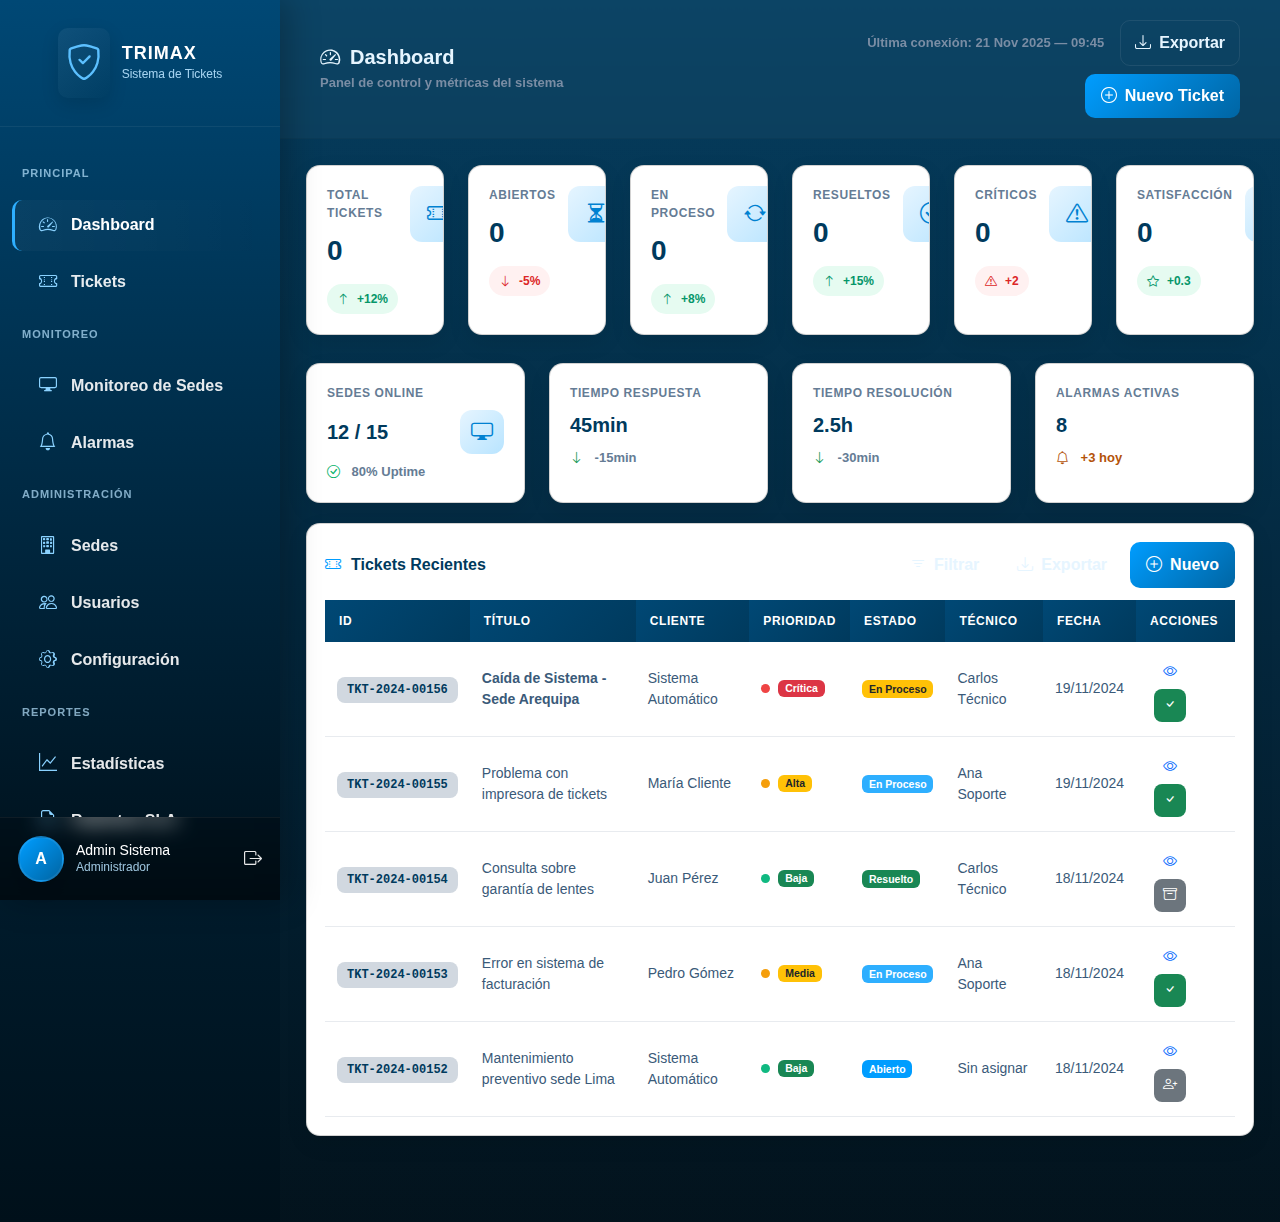
<file: index.html>
<!DOCTYPE html>
<html lang="es">

<head>
    <meta charset="utf-8" />
    <meta name="viewport" content="width=device-width,initial-scale=1" />
    <title>Dashboard Admin - Sistema Trimax</title>

    <!-- Bootstrap -->
    <link href="https://cdn.jsdelivr.net/npm/bootstrap@5.3.0/dist/css/bootstrap.min.css" rel="stylesheet">

    <!-- Bootstrap Icons -->
    <link rel="stylesheet" href="https://cdn.jsdelivr.net/npm/bootstrap-icons@1.11.0/font/bootstrap-icons.css">
    <!-- Custom CSS -->
    <link rel="stylesheet" href="assets/css/style.css">
</head>

<body>

    <!-- SIDEBAR -->
    <aside class="sidebar" id="sidebar">
        <div class="sidebar-header">
            <div class="logo">
                <i class="bi bi-shield-check"></i>
                <div class="logo-text">
                    <h4>TRIMAX</h4>
                    <p>Sistema de Tickets</p>
                </div>
            </div>
        </div>

        <nav class="menu">
            <div class="menu-section">Principal</div>
            <a class="menu-item active" href="#">
                <i class="bi bi-speedometer2"></i>
                <span>Dashboard</span>
            </a>
            <a class="menu-item" href="#">
                <i class="bi bi-ticket-perforated"></i>
                <span>Tickets</span>
            </a>

            <div class="menu-section">Monitoreo</div>
            <a class="menu-item" href="#">
                <i class="bi bi-display"></i>
                <span>Monitoreo de Sedes</span>
            </a>
            <a class="menu-item" href="#">
                <i class="bi bi-bell"></i>
                <span>Alarmas</span>
            </a>

            <div class="menu-section">Administración</div>
            <a class="menu-item" href="#">
                <i class="bi bi-building"></i>
                <span>Sedes</span>
            </a>
            <a class="menu-item" href="#">
                <i class="bi bi-people"></i>
                <span>Usuarios</span>
            </a>
            <a class="menu-item" href="#">
                <i class="bi bi-gear"></i>
                <span>Configuración</span>
            </a>

            <div class="menu-section">Reportes</div>
            <a class="menu-item" href="#">
                <i class="bi bi-graph-up"></i>
                <span>Estadísticas</span>
            </a>
            <a class="menu-item" href="#">
                <i class="bi bi-file-earmark-text"></i>
                <span>Reportes SLA</span>
            </a>
        </nav>

        <div class="user-info">
            <div class="avatar">A</div>
            <div class="user-details">
                <h6>Admin Sistema</h6>
                <p>Administrador</p>
            </div>
            <div style="margin-left:auto;">
                <a href="#" title="Cerrar sesión" style="color:rgba(255,255,255,0.9)">
                    <i class="bi bi-box-arrow-right" style="font-size:18px"></i>
                </a>
            </div>
        </div>
    </aside>

    <!-- OVERLAY MOBILE -->
    <div class="overlay" id="overlay"></div>

    <!-- MAIN -->
    <div class="main">
        <!-- TOPBAR -->
        <div class="topbar">
            <div class="container-fluid">
                <div class="row align-items-center g-3">
                    <!-- Columna izquierda: Toggle + Título -->
                    <div class="col-12 col-lg-6">
                        <div class="d-flex align-items-center gap-3">
                            <button class="mobile-toggle" id="btnToggle">
                                <i class="bi bi-list"></i>
                            </button>
                            <div class="topbar-title">
                                <h1>
                                    <i class="bi bi-speedometer2"></i>
                                    <span>Dashboard</span>
                                </h1>
                                <div class="subtitle muted">Panel de control y métricas del sistema</div>
                            </div>
                        </div>
                    </div>

                    <!-- Columna derecha: Última conexión + Acciones -->
                    <div class="col-12 col-lg-6">
                        <div class="d-flex align-items-center justify-content-lg-end gap-2 flex-wrap">
                            <div class="last-connection d-none d-xl-block me-2">
                                Última conexión: <strong>21 Nov 2025 — 09:45</strong>
                            </div>
                            <button class="btn-outline">
                                <i class="bi bi-download"></i>
                                <span class="d-none d-sm-inline">Exportar</span>
                            </button>
                            <button class="btn-primary">
                                <i class="bi bi-plus-circle"></i>
                                <span class="d-none d-sm-inline">Nuevo Ticket</span>
                            </button>
                        </div>
                    </div>
                </div>
            </div>
        </div>

        <!-- CONTENT -->
        <div class="content">

            <!-- STATS GRID -->
            <div class="row g-3 g-lg-4">
                <!-- Card 1 -->
                <div class="col-12 col-sm-6 col-lg-4 col-xl-2">
                    <div class="card">
                        <div class="metric-top">
                            <div>
                                <div class="metric-label">Total Tickets</div>
                                <div class="metric-value" data-target="156" id="m1">0</div>
                                <div class="metric-foot">
                                    <span class="pill positive">
                                        <i class="bi bi-arrow-up"></i> +12%
                                    </span>
                                </div>
                            </div>
                            <div class="metric-icon">
                                <i class="bi bi-ticket-perforated"></i>
                            </div>
                        </div>
                    </div>
                </div>

                <!-- Card 2 -->
                <div class="col-12 col-sm-6 col-lg-4 col-xl-2">
                    <div class="card">
                        <div class="metric-top">
                            <div>
                                <div class="metric-label">Abiertos</div>
                                <div class="metric-value" data-target="23" id="m2">0</div>
                                <div class="metric-foot">
                                    <span class="pill negative">
                                        <i class="bi bi-arrow-down"></i> -5%
                                    </span>
                                </div>
                            </div>
                            <div class="metric-icon">
                                <i class="bi bi-hourglass-split"></i>
                            </div>
                        </div>
                    </div>
                </div>

                <!-- Card 3 -->
                <div class="col-12 col-sm-6 col-lg-4 col-xl-2">
                    <div class="card">
                        <div class="metric-top">
                            <div>
                                <div class="metric-label">En Proceso</div>
                                <div class="metric-value" data-target="45" id="m3">0</div>
                                <div class="metric-foot">
                                    <span class="pill positive">
                                        <i class="bi bi-arrow-up"></i> +8%
                                    </span>
                                </div>
                            </div>
                            <div class="metric-icon">
                                <i class="bi bi-arrow-repeat"></i>
                            </div>
                        </div>
                    </div>
                </div>

                <!-- Card 4 -->
                <div class="col-12 col-sm-6 col-lg-4 col-xl-2">
                    <div class="card">
                        <div class="metric-top">
                            <div>
                                <div class="metric-label">Resueltos</div>
                                <div class="metric-value" data-target="88" id="m4">0</div>
                                <div class="metric-foot">
                                    <span class="pill positive">
                                        <i class="bi bi-arrow-up"></i> +15%
                                    </span>
                                </div>
                            </div>
                            <div class="metric-icon">
                                <i class="bi bi-check-circle"></i>
                            </div>
                        </div>
                    </div>
                </div>

                <!-- Card 5 -->
                <div class="col-12 col-sm-6 col-lg-4 col-xl-2">
                    <div class="card">
                        <div class="metric-top">
                            <div>
                                <div class="metric-label">Críticos</div>
                                <div class="metric-value" data-target="5" id="m5">0</div>
                                <div class="metric-foot">
                                    <span class="pill negative">
                                        <i class="bi bi-exclamation-triangle"></i> +2
                                    </span>
                                </div>
                            </div>
                            <div class="metric-icon">
                                <i class="bi bi-exclamation-triangle"></i>
                            </div>
                        </div>
                    </div>
                </div>

                <!-- Card 6 -->
                <div class="col-12 col-sm-6 col-lg-4 col-xl-2">
                    <div class="card">
                        <div class="metric-top">
                            <div>
                                <div class="metric-label">Satisfacción</div>
                                <div class="metric-value" data-target="4.8" id="m6">0</div>
                                <div class="metric-foot">
                                    <span class="pill positive">
                                        <i class="bi bi-star"></i> +0.3
                                    </span>
                                </div>
                            </div>
                            <div class="metric-icon">
                                <i class="bi bi-star"></i>
                            </div>
                        </div>
                    </div>
                </div>
            </div>

            <!-- ADDITIONAL STATS ROW -->
            <div class="row g-3 g-lg-4 mt-1">
                <div class="col-12 col-sm-6 col-lg-3">
                    <div class="card">
                        <div class="metric-label">Sedes Online</div>
                        <div class="d-flex align-items-center justify-content-between mt-2">
                            <div style="font-size:20px;font-weight:800;color:var(--color-10)">12 / 15</div>
                            <div class="metric-icon" style="width:44px;height:44px;">
                                <i class="bi bi-display"></i>
                            </div>
                        </div>
                        <div class="muted mt-2">
                            <i class="bi bi-check-circle" style="color:#06b26a;margin-right:8px"></i>
                            80% Uptime
                        </div>
                    </div>
                </div>

                <div class="col-12 col-sm-6 col-lg-3">
                    <div class="card">
                        <div class="metric-label">Tiempo Respuesta</div>
                        <div style="font-size:20px;font-weight:800;color:var(--color-10);margin-top:8px;">45min</div>
                        <div class="muted mt-2">
                            <i class="bi bi-arrow-down" style="color:#0b944f;margin-right:8px"></i>
                            -15min
                        </div>
                    </div>
                </div>

                <div class="col-12 col-sm-6 col-lg-3">
                    <div class="card">
                        <div class="metric-label">Tiempo Resolución</div>
                        <div style="font-size:20px;font-weight:800;color:var(--color-10);margin-top:8px;">2.5h</div>
                        <div class="muted mt-2">
                            <i class="bi bi-arrow-down" style="color:#0b944f;margin-right:8px"></i>
                            -30min
                        </div>
                    </div>
                </div>

                <div class="col-12 col-sm-6 col-lg-3">
                    <div class="card">
                        <div class="metric-label">Alarmas Activas</div>
                        <div style="font-size:20px;font-weight:800;color:var(--color-10);margin-top:8px;">8</div>
                        <div class="muted mt-2" style="color:#b45309;">
                            <i class="bi bi-bell" style="margin-right:8px"></i>
                            +3 hoy
                        </div>
                    </div>
                </div>
            </div>

            <!-- TABLE -->
            <div class="table-card">
                <div class="card">
                    <div class="table-top">
                        <h5>
                            <i class="bi bi-ticket-perforated" style="color:var(--color-6)"></i>
                            Tickets Recientes
                        </h5>
                        <div class="d-flex gap-2 flex-wrap">
                            <button class="btn-outline">
                                <i class="bi bi-filter"></i>
                                <span class="d-none d-sm-inline">Filtrar</span>
                            </button>
                            <button class="btn-outline">
                                <i class="bi bi-download"></i>
                                <span class="d-none d-sm-inline">Exportar</span>
                            </button>
                            <button class="btn-primary">
                                <i class="bi bi-plus-circle"></i>
                                <span class="d-none d-sm-inline">Nuevo</span>
                            </button>
                        </div>
                    </div>

                    <div class="table-responsive">
                        <table class="custom-table">
                            <thead>
                                <tr>
                                    <th>ID</th>
                                    <th>Título</th>
                                    <th>Cliente</th>
                                    <th>Prioridad</th>
                                    <th>Estado</th>
                                    <th>Técnico</th>
                                    <th>Fecha</th>
                                    <th>Acciones</th>
                                </tr>
                            </thead>
                            <tbody>
                                <tr>
                                    <td><span class="badge-ticket">TKT-2024-00156</span></td>
                                    <td><strong>Caída de Sistema - Sede Arequipa</strong></td>
                                    <td>Sistema Automático</td>
                                    <td>
                                        <span style="display:inline-flex;align-items:center;">
                                            <span class="priority-dot" style="background:#ef4444"></span>
                                            <span class="badge bg-danger">Crítica</span>
                                        </span>
                                    </td>
                                    <td><span class="badge bg-warning text-dark">En Proceso</span></td>
                                    <td>Carlos Técnico</td>
                                    <td>19/11/2024</td>
                                    <td class="table-actions">
                                        <button class="btn btn-sm btn-outline-primary" title="Ver">
                                            <i class="bi bi-eye"></i>
                                        </button>
                                        <button class="btn btn-sm btn-success" title="Cerrar">
                                            <i class="bi bi-check"></i>
                                        </button>
                                    </td>
                                </tr>

                                <tr>
                                    <td><span class="badge-ticket">TKT-2024-00155</span></td>
                                    <td>Problema con impresora de tickets</td>
                                    <td>María Cliente</td>
                                    <td>
                                        <span style="display:inline-flex;align-items:center;">
                                            <span class="priority-dot" style="background:#f59e0b"></span>
                                            <span class="badge bg-warning text-dark">Alta</span>
                                        </span>
                                    </td>
                                    <td><span class="badge" style="background:var(--color-5); color:white;">En
                                            Proceso</span></td>
                                    <td>Ana Soporte</td>
                                    <td>19/11/2024</td>
                                    <td class="table-actions">
                                        <button class="btn btn-sm btn-outline-primary" title="Ver">
                                            <i class="bi bi-eye"></i>
                                        </button>
                                        <button class="btn btn-sm btn-success" title="Cerrar">
                                            <i class="bi bi-check"></i>
                                        </button>
                                    </td>
                                </tr>

                                <tr>
                                    <td><span class="badge-ticket">TKT-2024-00154</span></td>
                                    <td>Consulta sobre garantía de lentes</td>
                                    <td>Juan Pérez</td>
                                    <td>
                                        <span style="display:inline-flex;align-items:center;">
                                            <span class="priority-dot" style="background:#10b981"></span>
                                            <span class="badge bg-success">Baja</span>
                                        </span>
                                    </td>
                                    <td><span class="badge bg-success">Resuelto</span></td>
                                    <td>Carlos Técnico</td>
                                    <td>18/11/2024</td>
                                    <td class="table-actions">
                                        <button class="btn btn-sm btn-outline-primary" title="Ver">
                                            <i class="bi bi-eye"></i>
                                        </button>
                                        <button class="btn btn-sm btn-secondary" title="Archivar">
                                            <i class="bi bi-archive"></i>
                                        </button>
                                    </td>
                                </tr>

                                <tr>
                                    <td><span class="badge-ticket">TKT-2024-00153</span></td>
                                    <td>Error en sistema de facturación</td>
                                    <td>Pedro Gómez</td>
                                    <td>
                                        <span style="display:inline-flex;align-items:center;">
                                            <span class="priority-dot" style="background:#f59e0b"></span>
                                            <span class="badge bg-warning text-dark">Media</span>
                                        </span>
                                    </td>
                                    <td><span class="badge" style="background:var(--color-5); color:white;">En
                                            Proceso</span></td>
                                    <td>Ana Soporte</td>
                                    <td>18/11/2024</td>
                                    <td class="table-actions">
                                        <button class="btn btn-sm btn-outline-primary" title="Ver">
                                            <i class="bi bi-eye"></i>
                                        </button>
                                        <button class="btn btn-sm btn-success" title="Cerrar">
                                            <i class="bi bi-check"></i>
                                        </button>
                                    </td>
                                </tr>

                                <tr>
                                    <td><span class="badge-ticket">TKT-2024-00152</span></td>
                                    <td>Mantenimiento preventivo sede Lima</td>
                                    <td>Sistema Automático</td>
                                    <td>
                                        <span style="display:inline-flex;align-items:center;">
                                            <span class="priority-dot" style="background:#10b981"></span>
                                            <span class="badge bg-success">Baja</span>
                                        </span>
                                    </td>
                                    <td><span class="badge"
                                            style="background:var(--color-6); color:white;">Abierto</span></td>
                                    <td>Sin asignar</td>
                                    <td>18/11/2024</td>
                                    <td class="table-actions">
                                        <button class="btn btn-sm btn-outline-primary" title="Ver">
                                            <i class="bi bi-eye"></i>
                                        </button>
                                        <button class="btn btn-sm btn-secondary" title="Asignar">
                                            <i class="bi bi-person-plus"></i>
                                        </button>
                                    </td>
                                </tr>

                            </tbody>
                        </table>
                    </div>

                </div>
            </div>

        </div>
    </div>

    <!-- SCRIPTS -->
    <script src="https://cdn.jsdelivr.net/npm/bootstrap@5.3.0/dist/js/bootstrap.bundle.min.js"></script>
    
</body>

</html>
</file>
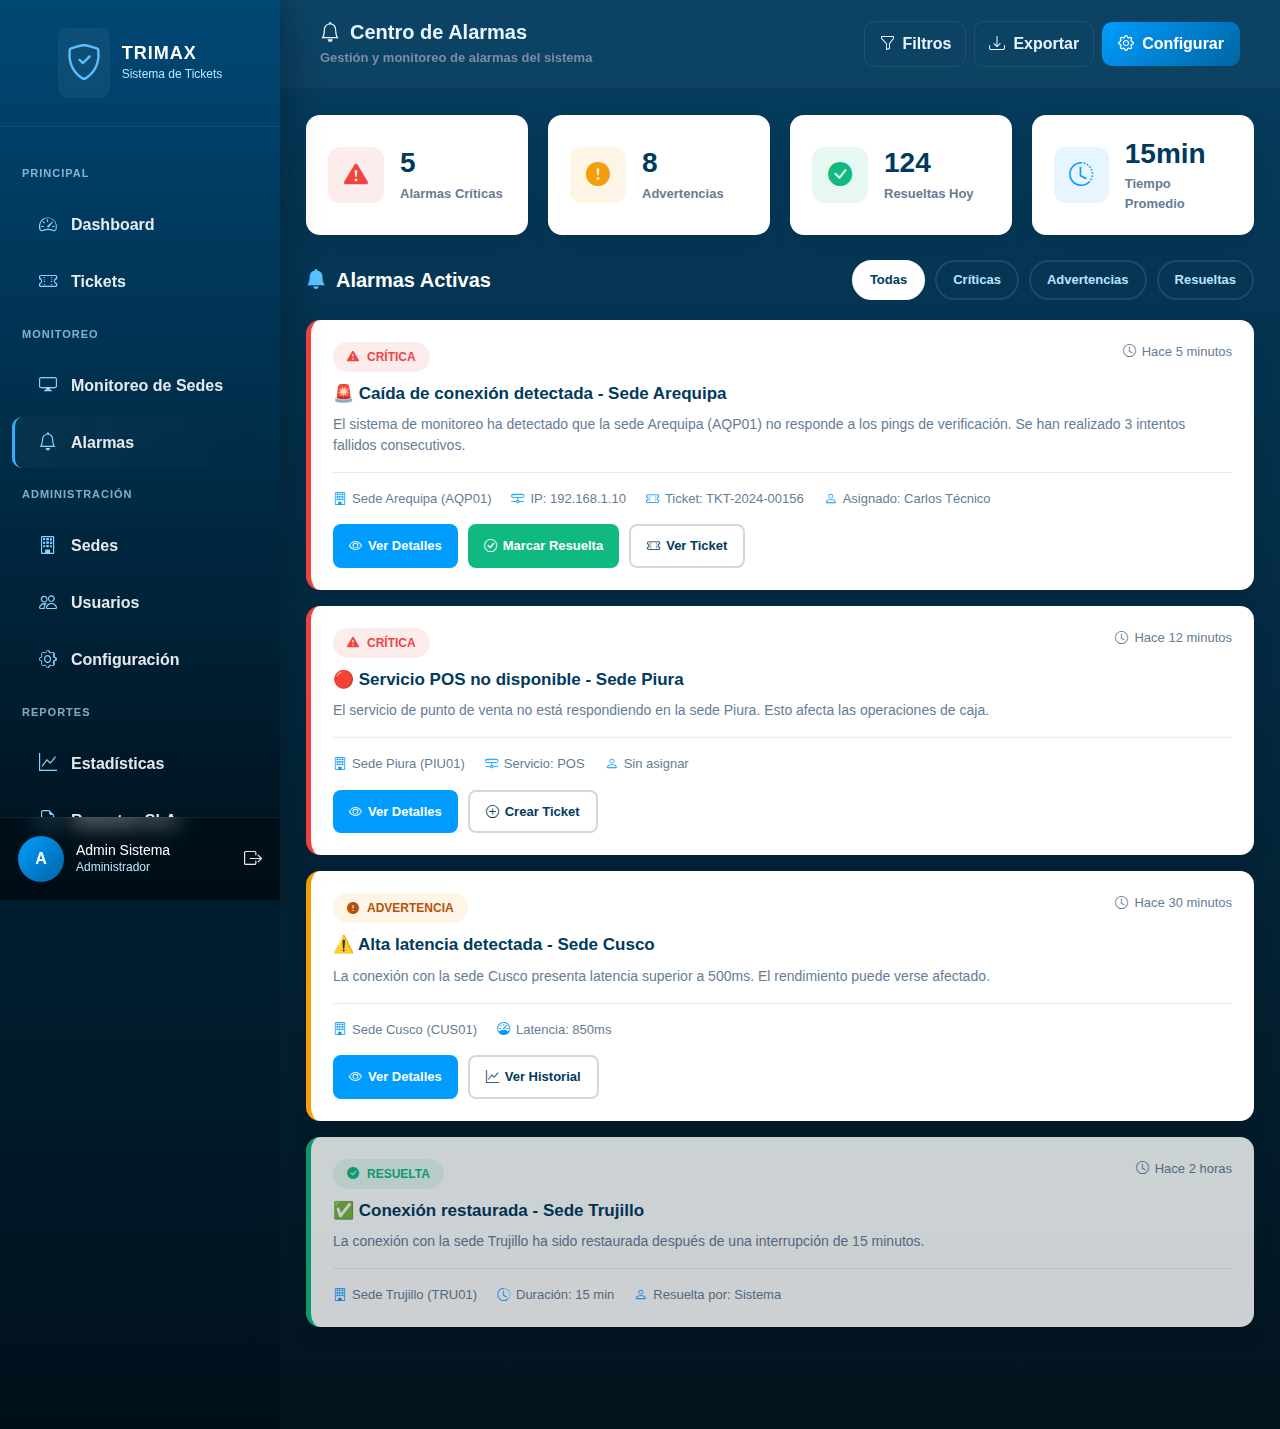
<file: alarmas.html>
<!DOCTYPE html>
<html lang="es">

<head>
    <meta charset="UTF-8">
    <meta name="viewport" content="width=device-width, initial-scale=1.0">
    <title>Alarmas - Sistema Trimax</title>
    <link href="https://cdn.jsdelivr.net/npm/bootstrap@5.3.0/dist/css/bootstrap.min.css" rel="stylesheet">
    <link rel="stylesheet" href="https://cdn.jsdelivr.net/npm/bootstrap-icons@1.11.0/font/bootstrap-icons.css">
    <style>
        :root {
            --color-1: #E6F5FF;
            --color-2: #B8E4FF;
            --color-3: #8AD2FF;
            --color-4: #5CC0FF;
            --color-5: #2EAFFF;
            --color-6: #009DFF;
            --color-7: #0081D1;
            --color-8: #0065A3;
            --color-9: #004875;
            --color-10: #003A5D;
            --color-11: #00101A;
            --tinte-1: #E8EBEF;
            --tinte-2: #D1D8E0;
            --tinte-6: #7A8DA4;
            --tinte-7: #657C95;
            --sidebar-width: 280px;
            --radius-lg: 14px;
            --success: #10b981;
            --danger: #ef4444;
            --warning: #f59e0b;
        }

        * {
            box-sizing: border-box;
            -webkit-font-smoothing: antialiased;
        }

        body {
            margin: 0;
            font-family: "Inter", "Segoe UI", sans-serif;
            background: linear-gradient(180deg, var(--color-10), var(--color-11));
            min-height: 100vh;
        }

        a {
            text-decoration: none;
            color: inherit;
        }

        /* SIDEBAR */
        .sidebar {
            position: fixed;
            top: 0;
            left: 0;
            height: 100vh;
            width: var(--sidebar-width);
            background: linear-gradient(180deg, var(--color-9), var(--color-11));
            color: white;
            overflow-y: auto;
            z-index: 1100;
            padding-bottom: 90px;
            transition: transform .32s ease;
            box-shadow: 8px 0 30px rgba(0, 0, 0, 0.25);
        }

        .sidebar::-webkit-scrollbar {
            width: 5px;
        }

        .sidebar::-webkit-scrollbar-thumb {
            background: var(--color-7);
            border-radius: 3px;
        }

        .sidebar .sidebar-header {
            padding: 28px 22px;
            border-bottom: 1px solid rgba(255, 255, 255, 0.06);
        }

        .sidebar .logo {
            display: flex;
            gap: 12px;
            align-items: center;
            justify-content: center;
        }

        .sidebar .logo i {
            font-size: 36px;
            color: var(--color-4);
            background: rgba(255, 255, 255, 0.05);
            padding: 8px;
            border-radius: 10px;
        }

        .sidebar h4 {
            margin: 0;
            font-size: 18px;
            font-weight: 700;
            color: white;
            letter-spacing: 1px;
        }

        .sidebar p {
            margin: 0;
            font-size: 12px;
            color: var(--color-2);
        }

        .sidebar .menu {
            padding: 16px 0;
            margin-top: 10px;
        }

        .sidebar .menu-section {
            padding: 12px 22px;
            font-size: 11px;
            text-transform: uppercase;
            color: var(--color-2);
            opacity: 0.7;
            letter-spacing: 1px;
            font-weight: 700;
        }

        .sidebar .menu-item {
            display: flex;
            align-items: center;
            gap: 12px;
            padding: 12px 22px;
            margin: 6px 12px;
            border-radius: 10px;
            color: rgba(255, 255, 255, 0.9);
            font-weight: 600;
            transition: all .18s ease;
            border-left: 3px solid transparent;
        }

        .sidebar .menu-item i {
            font-size: 18px;
            width: 22px;
            text-align: center;
            color: var(--color-3);
        }

        .sidebar .menu-item:hover {
            transform: translateX(6px);
            background: rgba(255, 255, 255, 0.03);
            border-left-color: var(--color-4);
        }

        .sidebar .menu-item.active {
            background: linear-gradient(90deg, rgba(255, 255, 255, 0.03), transparent);
            border-left-color: var(--color-5);
        }

        .sidebar .user-info {
            position: fixed;
            bottom: 0;
            left: 0;
            width: var(--sidebar-width);
            padding: 18px;
            border-top: 1px solid rgba(255, 255, 255, 0.06);
            display: flex;
            gap: 12px;
            align-items: center;
            background: rgba(0, 0, 0, 0.2);
            backdrop-filter: blur(10px);
        }

        .avatar {
            width: 46px;
            height: 46px;
            border-radius: 50%;
            background: linear-gradient(135deg, var(--color-6), var(--color-8));
            display: flex;
            align-items: center;
            justify-content: center;
            color: white;
            font-weight: 700;
        }

        .user-details h6 {
            margin: 0;
            font-size: 14px;
            color: white;
        }

        .user-details p {
            margin: 0;
            font-size: 12px;
            color: var(--color-2);
        }

        /* MAIN */
        .main {
            margin-left: var(--sidebar-width);
            min-height: 100vh;
            background: linear-gradient(180deg, rgba(255, 255, 255, 0.02), rgba(255, 255, 255, 0.01));
            padding-bottom: 60px;
            transition: margin-left .32s ease;
        }

        .topbar {
            padding: 20px 28px;
            background: rgba(255, 255, 255, 0.03);
            border-bottom: 1px solid rgba(0, 0, 0, 0.06);
            position: sticky;
            top: 0;
            z-index: 900;
            backdrop-filter: blur(6px);
        }

        .topbar h1 {
            margin: 0;
            font-size: 20px;
            font-weight: 700;
            color: var(--color-1);
            display: flex;
            gap: 10px;
            align-items: center;
        }

        .topbar .subtitle {
            margin: 4px 0 0 0;
            color: var(--tinte-6);
            font-size: 13px;
        }

        .btn-outline {
            background: transparent;
            border: 1px solid rgba(255, 255, 255, 0.08);
            color: var(--color-1);
            padding: 10px 14px;
            border-radius: 10px;
            font-weight: 600;
            display: inline-flex;
            gap: 8px;
            align-items: center;
            transition: all 0.2s ease;
        }

        .btn-outline:hover {
            transform: translateY(-3px);
            background: rgba(255, 255, 255, 0.05);
        }

        .btn-primary-corp {
            background: linear-gradient(135deg, var(--color-6), var(--color-8));
            color: white;
            padding: 10px 16px;
            border-radius: 10px;
            border: none;
            font-weight: 700;
            display: inline-flex;
            gap: 8px;
            align-items: center;
            transition: all 0.2s ease;
        }

        .btn-primary-corp:hover {
            transform: translateY(-3px);
            box-shadow: 0 10px 30px rgba(0, 0, 0, 0.18);
            color: white;
        }

        .mobile-toggle {
            display: none;
            background: var(--color-6);
            color: white;
            border: none;
            padding: 8px 12px;
            border-radius: 8px;
            font-size: 20px;
        }

        .content {
            padding: 26px;
        }

        .muted {
            color: var(--tinte-6);
            font-weight: 600;
            font-size: 13px;
        }

        /* STATS */
        .stats-row {
            display: grid;
            grid-template-columns: repeat(4, 1fr);
            gap: 20px;
            margin-bottom: 25px;
        }

        .stat-card {
            background: white;
            border-radius: var(--radius-lg);
            padding: 22px;
            box-shadow: 0 8px 22px rgba(0, 0, 0, 0.08);
            display: flex;
            align-items: center;
            gap: 16px;
            transition: transform 0.2s ease;
        }

        .stat-card:hover {
            transform: translateY(-4px);
        }

        .stat-icon {
            width: 56px;
            height: 56px;
            border-radius: 12px;
            display: flex;
            align-items: center;
            justify-content: center;
            font-size: 24px;
        }

        .stat-icon.danger {
            background: rgba(239, 68, 68, 0.1);
            color: var(--danger);
        }

        .stat-icon.warning {
            background: rgba(245, 158, 11, 0.1);
            color: var(--warning);
        }

        .stat-icon.success {
            background: rgba(16, 185, 129, 0.1);
            color: var(--success);
        }

        .stat-icon.info {
            background: var(--color-1);
            color: var(--color-6);
        }

        .stat-content h3 {
            margin: 0;
            font-size: 28px;
            font-weight: 800;
            color: var(--color-10);
        }

        .stat-content p {
            margin: 4px 0 0 0;
            font-size: 13px;
            color: var(--tinte-7);
            font-weight: 600;
        }

        /* ALARMAS */
        .alarmas-header {
            display: flex;
            justify-content: space-between;
            align-items: center;
            margin-bottom: 20px;
            flex-wrap: wrap;
            gap: 15px;
        }

        .alarmas-header h5 {
            margin: 0;
            font-weight: 700;
            color: white;
            display: flex;
            align-items: center;
            gap: 10px;
        }

        .filters {
            display: flex;
            gap: 10px;
            flex-wrap: wrap;
        }

        .filter-btn {
            padding: 8px 16px;
            border-radius: 20px;
            border: 2px solid rgba(255, 255, 255, 0.1);
            background: transparent;
            color: var(--color-2);
            font-weight: 600;
            font-size: 13px;
            cursor: pointer;
            transition: all 0.2s ease;
        }

        .filter-btn:hover,
        .filter-btn.active {
            background: white;
            color: var(--color-10);
            border-color: white;
        }

        .alarma-card {
            background: white;
            border-radius: var(--radius-lg);
            padding: 22px;
            box-shadow: 0 8px 22px rgba(0, 0, 0, 0.08);
            margin-bottom: 16px;
            border-left: 5px solid;
            transition: all 0.25s ease;
        }

        .alarma-card:hover {
            transform: translateX(6px);
        }

        .alarma-card.critica {
            border-left-color: var(--danger);
        }

        .alarma-card.advertencia {
            border-left-color: var(--warning);
        }

        .alarma-card.resuelta {
            border-left-color: var(--success);
            opacity: 0.8;
        }

        .alarma-header {
            display: flex;
            justify-content: space-between;
            align-items: flex-start;
            margin-bottom: 12px;
            flex-wrap: wrap;
            gap: 10px;
        }

        .alarma-type {
            display: inline-flex;
            align-items: center;
            gap: 8px;
            padding: 6px 14px;
            border-radius: 20px;
            font-weight: 700;
            font-size: 12px;
            text-transform: uppercase;
        }

        .alarma-type.critica {
            background: rgba(239, 68, 68, 0.1);
            color: var(--danger);
        }

        .alarma-type.advertencia {
            background: rgba(245, 158, 11, 0.1);
            color: #b45309;
        }

        .alarma-type.resuelta {
            background: rgba(16, 185, 129, 0.1);
            color: var(--success);
        }

        .alarma-time {
            color: var(--tinte-7);
            font-size: 13px;
            display: flex;
            align-items: center;
            gap: 6px;
        }

        .alarma-title {
            font-size: 17px;
            font-weight: 700;
            color: var(--color-10);
            margin: 10px 0;
        }

        .alarma-desc {
            color: var(--tinte-7);
            font-size: 14px;
            line-height: 1.5;
            margin: 0;
        }

        .alarma-meta {
            display: flex;
            flex-wrap: wrap;
            gap: 20px;
            margin-top: 16px;
            padding-top: 16px;
            border-top: 1px solid var(--tinte-1);
            font-size: 13px;
            color: var(--tinte-7);
        }

        .alarma-meta-item {
            display: flex;
            align-items: center;
            gap: 6px;
        }

        .alarma-meta-item i {
            color: var(--color-6);
        }

        .alarma-actions {
            display: flex;
            gap: 10px;
            margin-top: 16px;
            flex-wrap: wrap;
        }

        .btn-action {
            padding: 10px 16px;
            border-radius: 8px;
            font-weight: 600;
            font-size: 13px;
            border: none;
            display: inline-flex;
            align-items: center;
            gap: 6px;
            transition: all 0.2s ease;
            cursor: pointer;
        }

        .btn-action:hover {
            transform: translateY(-2px);
        }

        .btn-action-primary {
            background: var(--color-6);
            color: white;
        }

        .btn-action-success {
            background: var(--success);
            color: white;
        }

        .btn-action-outline {
            background: white;
            border: 2px solid var(--tinte-2);
            color: var(--color-10);
        }

        /* RESPONSIVE */
        .overlay {
            position: fixed;
            inset: 0;
            background: rgba(0, 0, 0, 0.55);
            z-index: 1050;
            display: none;
        }

        .overlay.active {
            display: block;
        }

        @media (max-width: 1200px) {
            .stats-row {
                grid-template-columns: repeat(2, 1fr);
            }
        }

        @media (max-width: 768px) {
            .sidebar {
                transform: translateX(-110%);
            }

            .sidebar.active {
                transform: translateX(0);
            }

            .main {
                margin-left: 0;
            }

            .mobile-toggle {
                display: inline-block;
            }

            .stats-row {
                grid-template-columns: 1fr;
            }
        }

        @media (max-width: 576px) {
            .topbar h1 {
                font-size: 17px;
            }

            .btn-outline span,
            .btn-primary-corp span {
                display: none;
            }

            .alarma-actions {
                flex-direction: column;
            }

            .btn-action {
                justify-content: center;
            }
        }
    </style>
</head>

<body>
    <!-- SIDEBAR -->
    <aside class="sidebar" id="sidebar">
        <div class="sidebar-header">
            <div class="logo">
                <i class="bi bi-shield-check"></i>
                <div>
                    <h4>TRIMAX</h4>
                    <p>Sistema de Tickets</p>
                </div>
            </div>
        </div>
        <nav class="menu">
            <div class="menu-section">Principal</div>
            <a class="menu-item" href="dashboard.html"><i class="bi bi-speedometer2"></i><span>Dashboard</span></a>
            <a class="menu-item" href="tickets.html"><i class="bi bi-ticket-perforated"></i><span>Tickets</span></a>
            <div class="menu-section">Monitoreo</div>
            <a class="menu-item" href="monitoreo.html"><i class="bi bi-display"></i><span>Monitoreo de Sedes</span></a>
            <a class="menu-item active" href="alarmas.html"><i class="bi bi-bell"></i><span>Alarmas</span></a>
            <div class="menu-section">Administración</div>
            <a class="menu-item" href="sedes.html"><i class="bi bi-building"></i><span>Sedes</span></a>
            <a class="menu-item" href="usuarios.html"><i class="bi bi-people"></i><span>Usuarios</span></a>
            <a class="menu-item" href="#"><i class="bi bi-gear"></i><span>Configuración</span></a>
            <div class="menu-section">Reportes</div>
            <a class="menu-item" href="#"><i class="bi bi-graph-up"></i><span>Estadísticas</span></a>
            <a class="menu-item" href="#"><i class="bi bi-file-earmark-text"></i><span>Reportes SLA</span></a>
        </nav>
        <div class="user-info">
            <div class="avatar">A</div>
            <div class="user-details">
                <h6>Admin Sistema</h6>
                <p>Administrador</p>
            </div>
            <a href="#" style="margin-left:auto; color:rgba(255,255,255,0.9)"><i class="bi bi-box-arrow-right"
                    style="font-size:18px"></i></a>
        </div>
    </aside>

    <div class="overlay" id="overlay"></div>

    <!-- MAIN -->
    <div class="main">
        <div class="topbar">
            <div class="container-fluid">
                <div class="row align-items-center g-3">
                    <div class="col-12 col-lg-6">
                        <div class="d-flex align-items-center gap-3">
                            <button class="mobile-toggle" id="btnToggle"><i class="bi bi-list"></i></button>
                            <div>
                                <h1><i class="bi bi-bell"></i> <span>Centro de Alarmas</span></h1>
                                <p class="subtitle muted">Gestión y monitoreo de alarmas del sistema</p>
                            </div>
                        </div>
                    </div>
                    <div class="col-12 col-lg-6">
                        <div class="d-flex align-items-center justify-content-lg-end gap-2 flex-wrap">
                            <button class="btn-outline"><i class="bi bi-funnel"></i> <span>Filtros</span></button>
                            <button class="btn-outline"><i class="bi bi-download"></i> <span>Exportar</span></button>
                            <button class="btn-primary-corp"><i class="bi bi-gear"></i> <span>Configurar</span></button>
                        </div>
                    </div>
                </div>
            </div>
        </div>

        <div class="content">
            <!-- STATS -->
            <div class="stats-row">
                <div class="stat-card">
                    <div class="stat-icon danger"><i class="bi bi-exclamation-triangle-fill"></i></div>
                    <div class="stat-content">
                        <h3>5</h3>
                        <p>Alarmas Críticas</p>
                    </div>
                </div>
                <div class="stat-card">
                    <div class="stat-icon warning"><i class="bi bi-exclamation-circle-fill"></i></div>
                    <div class="stat-content">
                        <h3>8</h3>
                        <p>Advertencias</p>
                    </div>
                </div>
                <div class="stat-card">
                    <div class="stat-icon success"><i class="bi bi-check-circle-fill"></i></div>
                    <div class="stat-content">
                        <h3>124</h3>
                        <p>Resueltas Hoy</p>
                    </div>
                </div>
                <div class="stat-card">
                    <div class="stat-icon info"><i class="bi bi-clock-history"></i></div>
                    <div class="stat-content">
                        <h3>15min</h3>
                        <p>Tiempo Promedio</p>
                    </div>
                </div>
            </div>

            <!-- ALARMAS LIST -->
            <div class="alarmas-header">
                <h5><i class="bi bi-bell-fill" style="color: var(--color-4);"></i> Alarmas Activas</h5>
                <div class="filters">
                    <button class="filter-btn active">Todas</button>
                    <button class="filter-btn">Críticas</button>
                    <button class="filter-btn">Advertencias</button>
                    <button class="filter-btn">Resueltas</button>
                </div>
            </div>

            <!-- Alarma Crítica 1 -->
            <div class="alarma-card critica">
                <div class="alarma-header">
                    <div class="alarma-type critica"><i class="bi bi-exclamation-triangle-fill"></i> Crítica</div>
                    <div class="alarma-time"><i class="bi bi-clock"></i> Hace 5 minutos</div>
                </div>
                <h4 class="alarma-title">🚨 Caída de conexión detectada - Sede Arequipa</h4>
                <p class="alarma-desc">El sistema de monitoreo ha detectado que la sede Arequipa (AQP01) no responde a
                    los pings de verificación. Se han realizado 3 intentos fallidos consecutivos.</p>
                <div class="alarma-meta">
                    <div class="alarma-meta-item"><i class="bi bi-building"></i> Sede Arequipa (AQP01)</div>
                    <div class="alarma-meta-item"><i class="bi bi-hdd-network"></i> IP: 192.168.1.10</div>
                    <div class="alarma-meta-item"><i class="bi bi-ticket-perforated"></i> Ticket: TKT-2024-00156</div>
                    <div class="alarma-meta-item"><i class="bi bi-person"></i> Asignado: Carlos Técnico</div>
                </div>
                <div class="alarma-actions">
                    <button class="btn-action btn-action-primary"><i class="bi bi-eye"></i> Ver Detalles</button>
                    <button class="btn-action btn-action-success"><i class="bi bi-check-circle"></i> Marcar
                        Resuelta</button>
                    <button class="btn-action btn-action-outline"><i class="bi bi-ticket-perforated"></i> Ver
                        Ticket</button>
                </div>
            </div>

            <!-- Alarma Crítica 2 -->
            <div class="alarma-card critica">
                <div class="alarma-header">
                    <div class="alarma-type critica"><i class="bi bi-exclamation-triangle-fill"></i> Crítica</div>
                    <div class="alarma-time"><i class="bi bi-clock"></i> Hace 12 minutos</div>
                </div>
                <h4 class="alarma-title">🔴 Servicio POS no disponible - Sede Piura</h4>
                <p class="alarma-desc">El servicio de punto de venta no está respondiendo en la sede Piura. Esto afecta
                    las operaciones de caja.</p>
                <div class="alarma-meta">
                    <div class="alarma-meta-item"><i class="bi bi-building"></i> Sede Piura (PIU01)</div>
                    <div class="alarma-meta-item"><i class="bi bi-hdd-network"></i> Servicio: POS</div>
                    <div class="alarma-meta-item"><i class="bi bi-person"></i> Sin asignar</div>
                </div>
                <div class="alarma-actions">
                    <button class="btn-action btn-action-primary"><i class="bi bi-eye"></i> Ver Detalles</button>
                    <button class="btn-action btn-action-outline"><i class="bi bi-plus-circle"></i> Crear
                        Ticket</button>
                </div>
            </div>

            <!-- Alarma Advertencia -->
            <div class="alarma-card advertencia">
                <div class="alarma-header">
                    <div class="alarma-type advertencia"><i class="bi bi-exclamation-circle-fill"></i> Advertencia</div>
                    <div class="alarma-time"><i class="bi bi-clock"></i> Hace 30 minutos</div>
                </div>
                <h4 class="alarma-title">⚠️ Alta latencia detectada - Sede Cusco</h4>
                <p class="alarma-desc">La conexión con la sede Cusco presenta latencia superior a 500ms. El rendimiento
                    puede verse afectado.</p>
                <div class="alarma-meta">
                    <div class="alarma-meta-item"><i class="bi bi-building"></i> Sede Cusco (CUS01)</div>
                    <div class="alarma-meta-item"><i class="bi bi-speedometer"></i> Latencia: 850ms</div>
                </div>
                <div class="alarma-actions">
                    <button class="btn-action btn-action-primary"><i class="bi bi-eye"></i> Ver Detalles</button>
                    <button class="btn-action btn-action-outline"><i class="bi bi-graph-up"></i> Ver Historial</button>
                </div>
            </div>

            <!-- Alarma Resuelta -->
            <div class="alarma-card resuelta">
                <div class="alarma-header">
                    <div class="alarma-type resuelta"><i class="bi bi-check-circle-fill"></i> Resuelta</div>
                    <div class="alarma-time"><i class="bi bi-clock"></i> Hace 2 horas</div>
                </div>
                <h4 class="alarma-title">✅ Conexión restaurada - Sede Trujillo</h4>
                <p class="alarma-desc">La conexión con la sede Trujillo ha sido restaurada después de una interrupción
                    de 15 minutos.</p>
                <div class="alarma-meta">
                    <div class="alarma-meta-item"><i class="bi bi-building"></i> Sede Trujillo (TRU01)</div>
                    <div class="alarma-meta-item"><i class="bi bi-clock-history"></i> Duración: 15 min</div>
                    <div class="alarma-meta-item"><i class="bi bi-person"></i> Resuelta por: Sistema</div>
                </div>
            </div>
        </div>
    </div>

    <script src="https://cdn.jsdelivr.net/npm/bootstrap@5.3.0/dist/js/bootstrap.bundle.min.js"></script>
    <script>
        const btnToggle = document.getElementById('btnToggle');
        const sidebar = document.getElementById('sidebar');
        const overlay = document.getElementById('overlay');
        btnToggle.addEventListener('click', () => { sidebar.classList.toggle('active'); overlay.classList.toggle('active'); });
        overlay.addEventListener('click', () => { sidebar.classList.remove('active'); overlay.classList.remove('active'); });

        // Filter buttons
        document.querySelectorAll('.filter-btn').forEach(btn => {
            btn.addEventListener('click', function () {
                document.querySelectorAll('.filter-btn').forEach(b => b.classList.remove('active'));
                this.classList.add('active');
            });
        });
    </script>
</body>

</html>
</file>
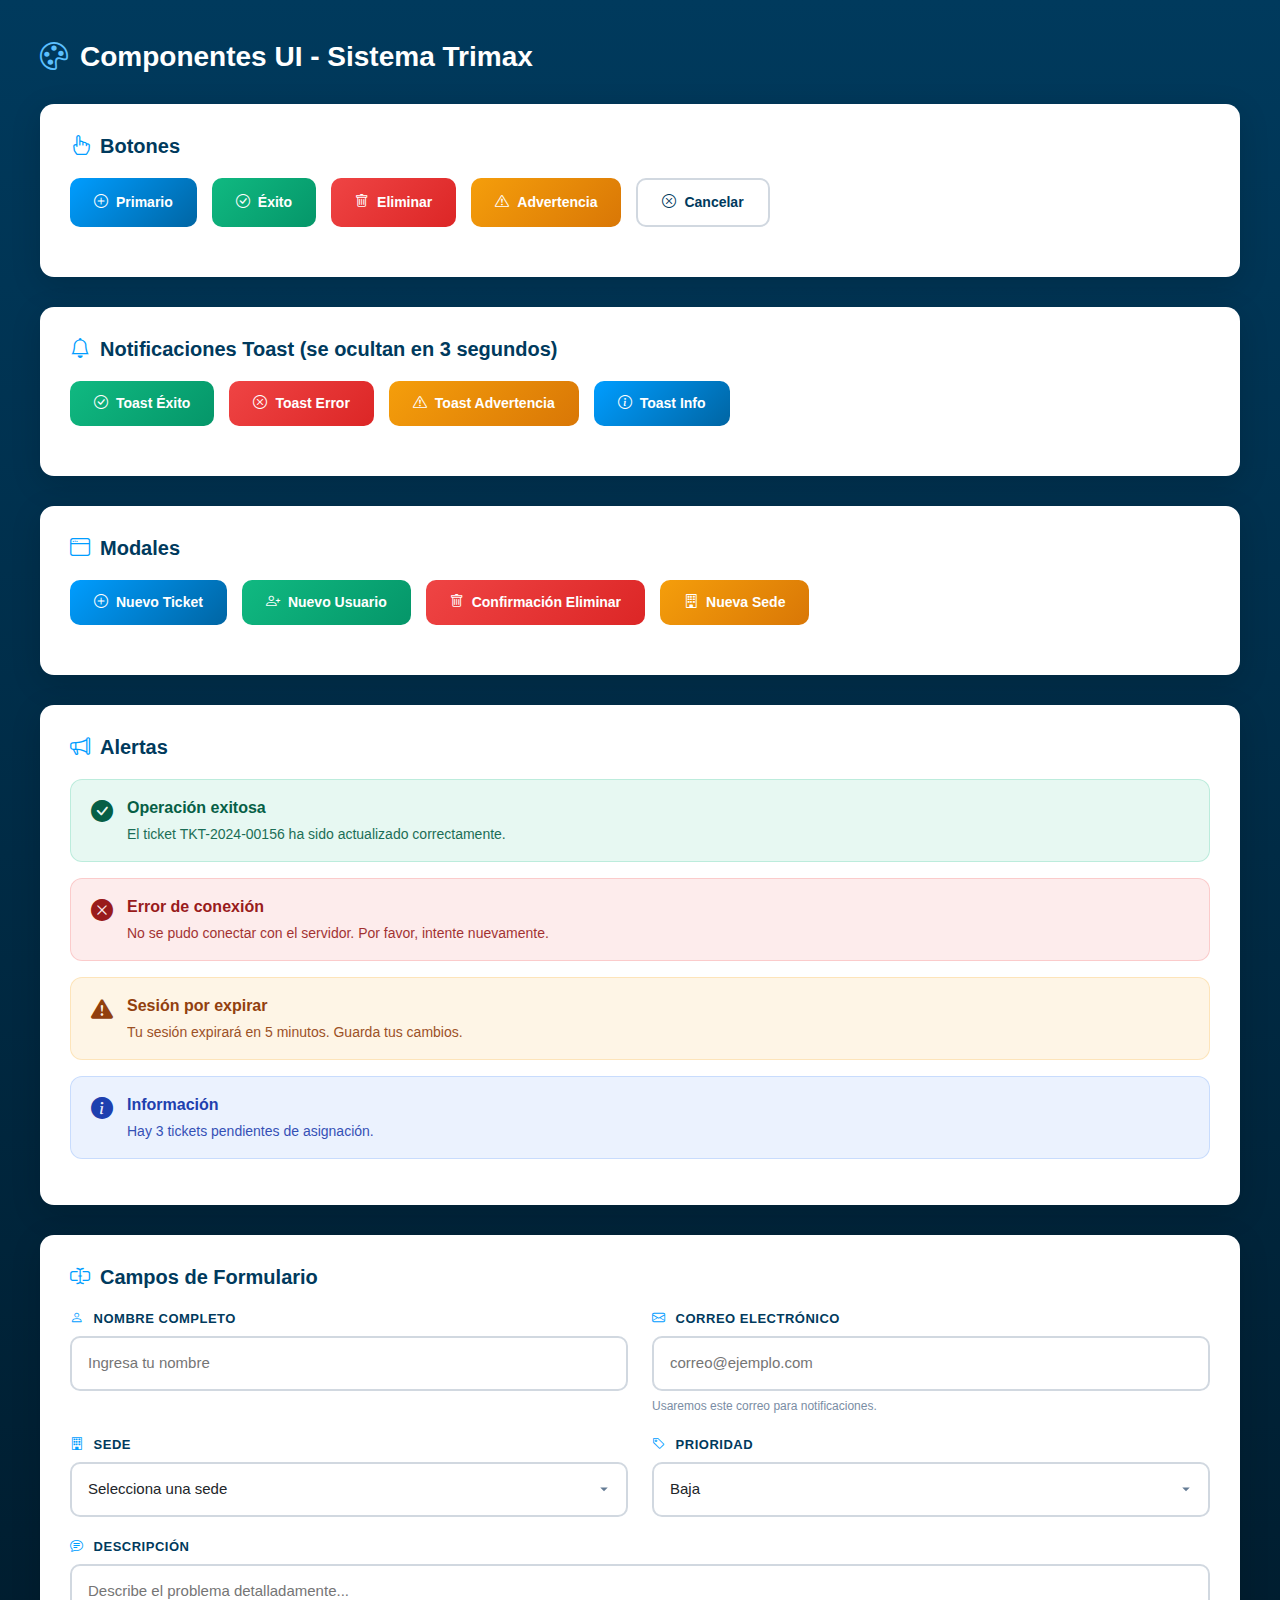
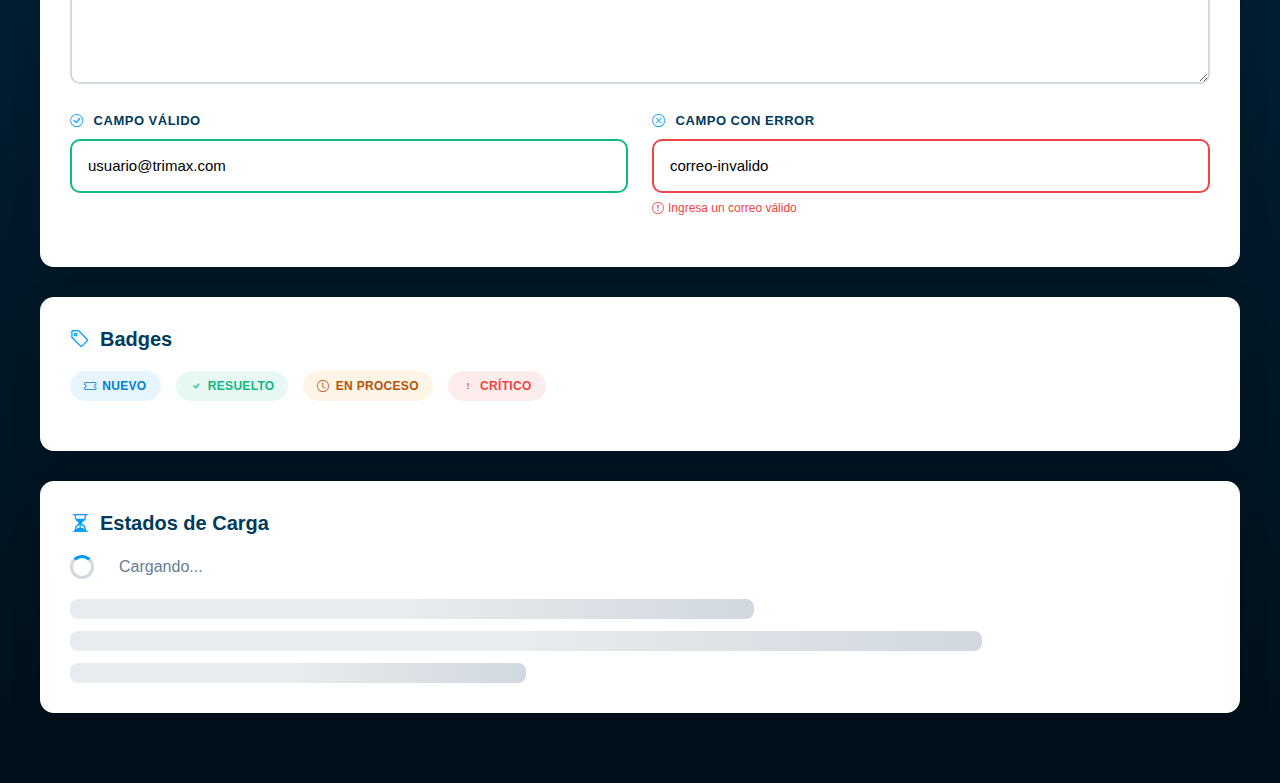
<file: components.html>
<!DOCTYPE html>
<html lang="es">

<head>
    <meta charset="UTF-8">
    <meta name="viewport" content="width=device-width, initial-scale=1.0">
    <title>Componentes UI - Sistema Trimax</title>
    <link href="https://cdn.jsdelivr.net/npm/bootstrap@5.3.0/dist/css/bootstrap.min.css" rel="stylesheet">
    <link rel="stylesheet" href="https://cdn.jsdelivr.net/npm/bootstrap-icons@1.11.0/font/bootstrap-icons.css">
    <style>
        :root {
            --color-1: #E6F5FF;
            --color-2: #B8E4FF;
            --color-3: #8AD2FF;
            --color-4: #5CC0FF;
            --color-5: #2EAFFF;
            --color-6: #009DFF;
            --color-7: #0081D1;
            --color-8: #0065A3;
            --color-9: #004875;
            --color-10: #003A5D;
            --color-11: #00101A;
            --tinte-1: #E8EBEF;
            --tinte-2: #D1D8E0;
            --tinte-6: #7A8DA4;
            --tinte-7: #657C95;
            --radius-lg: 14px;
            --success: #10b981;
            --danger: #ef4444;
            --warning: #f59e0b;
            --info: #3b82f6;
        }

        * {
            box-sizing: border-box;
            -webkit-font-smoothing: antialiased;
        }

        body {
            margin: 0;
            font-family: "Inter", "Segoe UI", sans-serif;
            background: linear-gradient(180deg, var(--color-10), var(--color-11));
            min-height: 100vh;
            padding: 40px 20px;
        }

        .container-demo {
            max-width: 1200px;
            margin: 0 auto;
        }

        .section-title {
            color: white;
            font-size: 28px;
            font-weight: 700;
            margin-bottom: 30px;
            display: flex;
            align-items: center;
            gap: 12px;
        }

        .section-title i {
            color: var(--color-4);
        }

        .demo-card {
            background: white;
            border-radius: var(--radius-lg);
            padding: 30px;
            box-shadow: 0 8px 30px rgba(0, 0, 0, 0.15);
            margin-bottom: 30px;
        }

        .demo-card h5 {
            margin: 0 0 20px 0;
            font-weight: 700;
            color: var(--color-10);
            display: flex;
            align-items: center;
            gap: 10px;
        }

        .demo-card h5 i {
            color: var(--color-6);
        }

        .demo-row {
            display: flex;
            gap: 15px;
            flex-wrap: wrap;
            margin-bottom: 20px;
        }

        /* ==========================================================
           BOTONES
        ========================================================== */
        .btn-corp {
            padding: 12px 24px;
            border-radius: 10px;
            font-weight: 700;
            font-size: 14px;
            border: none;
            display: inline-flex;
            align-items: center;
            gap: 8px;
            cursor: pointer;
            transition: all 0.2s ease;
        }

        .btn-corp:hover {
            transform: translateY(-3px);
            box-shadow: 0 8px 20px rgba(0, 0, 0, 0.15);
        }

        .btn-corp-primary {
            background: linear-gradient(135deg, var(--color-6), var(--color-8));
            color: white;
        }

        .btn-corp-success {
            background: linear-gradient(135deg, var(--success), #059669);
            color: white;
        }

        .btn-corp-danger {
            background: linear-gradient(135deg, var(--danger), #dc2626);
            color: white;
        }

        .btn-corp-warning {
            background: linear-gradient(135deg, var(--warning), #d97706);
            color: white;
        }

        .btn-corp-outline {
            background: white;
            border: 2px solid var(--tinte-2);
            color: var(--color-10);
        }

        .btn-corp-outline:hover {
            border-color: var(--color-6);
            color: var(--color-7);
        }

        /* ==========================================================
           FORMULARIOS
        ========================================================== */
        .form-group {
            margin-bottom: 20px;
        }

        .form-label {
            display: block;
            font-size: 13px;
            font-weight: 700;
            color: var(--color-10);
            margin-bottom: 8px;
            text-transform: uppercase;
            letter-spacing: 0.5px;
        }

        .form-label i {
            color: var(--color-6);
            margin-right: 6px;
        }

        .form-input {
            width: 100%;
            padding: 14px 16px;
            border: 2px solid var(--tinte-2);
            border-radius: 10px;
            font-size: 15px;
            transition: all 0.2s ease;
            background: white;
        }

        .form-input:focus {
            outline: none;
            border-color: var(--color-6);
            box-shadow: 0 0 0 4px rgba(0, 157, 255, 0.1);
        }

        .form-input.error {
            border-color: var(--danger);
        }

        .form-input.success {
            border-color: var(--success);
        }

        .form-select {
            appearance: none;
            background-image: url("data:image/svg+xml,%3Csvg xmlns='http://www.w3.org/2000/svg' width='12' height='12' fill='%23657C95' viewBox='0 0 16 16'%3E%3Cpath d='M8 11L3 6h10l-5 5z'/%3E%3C/svg%3E");
            background-repeat: no-repeat;
            background-position: right 16px center;
            padding-right: 40px;
        }

        .form-textarea {
            resize: vertical;
            min-height: 120px;
        }

        .form-hint {
            font-size: 12px;
            color: var(--tinte-6);
            margin-top: 6px;
        }

        .form-error {
            font-size: 12px;
            color: var(--danger);
            margin-top: 6px;
            display: flex;
            align-items: center;
            gap: 4px;
        }

        .input-group {
            display: flex;
        }

        .input-group .form-input {
            border-radius: 10px 0 0 10px;
        }

        .input-group .btn-corp {
            border-radius: 0 10px 10px 0;
        }

        /* ==========================================================
           MODALES
        ========================================================== */
        .modal-overlay {
            position: fixed;
            inset: 0;
            background: rgba(0, 16, 26, 0.8);
            backdrop-filter: blur(4px);
            display: flex;
            align-items: center;
            justify-content: center;
            z-index: 2000;
            opacity: 0;
            visibility: hidden;
            transition: all 0.3s ease;
        }

        .modal-overlay.active {
            opacity: 1;
            visibility: visible;
        }

        .modal-container {
            background: white;
            border-radius: var(--radius-lg);
            width: 100%;
            max-width: 500px;
            max-height: 90vh;
            overflow: hidden;
            transform: scale(0.9) translateY(20px);
            transition: all 0.3s ease;
            box-shadow: 0 20px 60px rgba(0, 0, 0, 0.3);
        }

        .modal-overlay.active .modal-container {
            transform: scale(1) translateY(0);
        }

        .modal-header {
            padding: 24px;
            border-bottom: 1px solid var(--tinte-1);
            display: flex;
            justify-content: space-between;
            align-items: center;
        }

        .modal-header h4 {
            margin: 0;
            font-weight: 700;
            color: var(--color-10);
            display: flex;
            align-items: center;
            gap: 10px;
        }

        .modal-header h4 i {
            color: var(--color-6);
        }

        .modal-close {
            width: 36px;
            height: 36px;
            border-radius: 50%;
            border: none;
            background: var(--tinte-1);
            color: var(--tinte-7);
            cursor: pointer;
            display: flex;
            align-items: center;
            justify-content: center;
            transition: all 0.2s;
        }

        .modal-close:hover {
            background: var(--danger);
            color: white;
        }

        .modal-body {
            padding: 24px;
            max-height: 60vh;
            overflow-y: auto;
        }

        .modal-footer {
            padding: 20px 24px;
            border-top: 1px solid var(--tinte-1);
            display: flex;
            justify-content: flex-end;
            gap: 12px;
            background: var(--tinte-1);
        }

        /* Modal sizes */
        .modal-container.sm {
            max-width: 400px;
        }

        .modal-container.lg {
            max-width: 700px;
        }

        .modal-container.xl {
            max-width: 900px;
        }

        /* ==========================================================
           TOAST NOTIFICATIONS
        ========================================================== */
        .toast-container {
            position: fixed;
            top: 24px;
            right: 24px;
            z-index: 3000;
            display: flex;
            flex-direction: column;
            gap: 12px;
            pointer-events: none;
        }

        .toast {
            background: white;
            border-radius: 12px;
            padding: 16px 20px;
            box-shadow: 0 10px 40px rgba(0, 0, 0, 0.15);
            display: flex;
            align-items: flex-start;
            gap: 14px;
            min-width: 320px;
            max-width: 420px;
            pointer-events: auto;
            transform: translateX(120%);
            opacity: 0;
            transition: all 0.4s cubic-bezier(0.68, -0.55, 0.265, 1.55);
            border-left: 4px solid;
        }

        .toast.show {
            transform: translateX(0);
            opacity: 1;
        }

        .toast.hide {
            transform: translateX(120%);
            opacity: 0;
        }

        .toast.success {
            border-left-color: var(--success);
        }

        .toast.error {
            border-left-color: var(--danger);
        }

        .toast.warning {
            border-left-color: var(--warning);
        }

        .toast.info {
            border-left-color: var(--info);
        }

        .toast-icon {
            width: 40px;
            height: 40px;
            border-radius: 50%;
            display: flex;
            align-items: center;
            justify-content: center;
            font-size: 20px;
            flex-shrink: 0;
        }

        .toast.success .toast-icon {
            background: rgba(16, 185, 129, 0.1);
            color: var(--success);
        }

        .toast.error .toast-icon {
            background: rgba(239, 68, 68, 0.1);
            color: var(--danger);
        }

        .toast.warning .toast-icon {
            background: rgba(245, 158, 11, 0.1);
            color: var(--warning);
        }

        .toast.info .toast-icon {
            background: rgba(59, 130, 246, 0.1);
            color: var(--info);
        }

        .toast-content {
            flex: 1;
        }

        .toast-title {
            font-weight: 700;
            color: var(--color-10);
            margin-bottom: 4px;
        }

        .toast-message {
            font-size: 14px;
            color: var(--tinte-7);
            line-height: 1.4;
        }

        .toast-close {
            background: none;
            border: none;
            color: var(--tinte-6);
            cursor: pointer;
            padding: 4px;
            font-size: 18px;
            transition: color 0.2s;
        }

        .toast-close:hover {
            color: var(--danger);
        }

        .toast-progress {
            position: absolute;
            bottom: 0;
            left: 0;
            height: 3px;
            background: currentColor;
            opacity: 0.3;
            animation: progress 3s linear forwards;
        }

        @keyframes progress {
            from {
                width: 100%;
            }

            to {
                width: 0%;
            }
        }

        /* ==========================================================
           ALERTS
        ========================================================== */
        .alert-corp {
            padding: 16px 20px;
            border-radius: 12px;
            display: flex;
            align-items: flex-start;
            gap: 14px;
            margin-bottom: 16px;
        }

        .alert-corp.success {
            background: rgba(16, 185, 129, 0.1);
            border: 1px solid rgba(16, 185, 129, 0.2);
            color: #065f46;
        }

        .alert-corp.error {
            background: rgba(239, 68, 68, 0.1);
            border: 1px solid rgba(239, 68, 68, 0.2);
            color: #991b1b;
        }

        .alert-corp.warning {
            background: rgba(245, 158, 11, 0.1);
            border: 1px solid rgba(245, 158, 11, 0.2);
            color: #92400e;
        }

        .alert-corp.info {
            background: rgba(59, 130, 246, 0.1);
            border: 1px solid rgba(59, 130, 246, 0.2);
            color: #1e40af;
        }

        .alert-icon {
            font-size: 22px;
        }

        .alert-content {
            flex: 1;
        }

        .alert-title {
            font-weight: 700;
            margin-bottom: 4px;
        }

        .alert-message {
            font-size: 14px;
            opacity: 0.9;
        }

        /* ==========================================================
           BADGES
        ========================================================== */
        .badge-corp {
            padding: 6px 14px;
            border-radius: 20px;
            font-weight: 700;
            font-size: 12px;
            text-transform: uppercase;
            letter-spacing: 0.3px;
            display: inline-flex;
            align-items: center;
            gap: 6px;
        }

        .badge-corp.primary {
            background: var(--color-1);
            color: var(--color-7);
        }

        .badge-corp.success {
            background: rgba(16, 185, 129, 0.1);
            color: var(--success);
        }

        .badge-corp.danger {
            background: rgba(239, 68, 68, 0.1);
            color: var(--danger);
        }

        .badge-corp.warning {
            background: rgba(245, 158, 11, 0.1);
            color: #b45309;
        }

        /* ==========================================================
           LOADING STATES
        ========================================================== */
        .spinner {
            width: 24px;
            height: 24px;
            border: 3px solid var(--tinte-2);
            border-top-color: var(--color-6);
            border-radius: 50%;
            animation: spin 0.8s linear infinite;
        }

        @keyframes spin {
            to {
                transform: rotate(360deg);
            }
        }

        .skeleton {
            background: linear-gradient(90deg, var(--tinte-1) 25%, var(--tinte-2) 50%, var(--tinte-1) 75%);
            background-size: 200% 100%;
            animation: shimmer 1.5s infinite;
            border-radius: 8px;
        }

        @keyframes shimmer {
            0% {
                background-position: 200% 0;
            }

            100% {
                background-position: -200% 0;
            }
        }

        /* Responsive */
        @media (max-width: 576px) {
            .toast-container {
                left: 12px;
                right: 12px;
            }

            .toast {
                min-width: auto;
            }

            .modal-container {
                margin: 16px;
            }
        }
    </style>
</head>

<body>
    <!-- TOAST CONTAINER -->
    <div class="toast-container" id="toastContainer"></div>

    <div class="container-demo">
        <h1 class="section-title"><i class="bi bi-palette"></i> Componentes UI - Sistema Trimax</h1>

        <!-- BOTONES -->
        <div class="demo-card">
            <h5><i class="bi bi-hand-index"></i> Botones</h5>
            <div class="demo-row">
                <button class="btn-corp btn-corp-primary"><i class="bi bi-plus-circle"></i> Primario</button>
                <button class="btn-corp btn-corp-success"><i class="bi bi-check-circle"></i> Éxito</button>
                <button class="btn-corp btn-corp-danger"><i class="bi bi-trash"></i> Eliminar</button>
                <button class="btn-corp btn-corp-warning"><i class="bi bi-exclamation-triangle"></i>
                    Advertencia</button>
                <button class="btn-corp btn-corp-outline"><i class="bi bi-x-circle"></i> Cancelar</button>
            </div>
        </div>

        <!-- TOAST DEMOS -->
        <div class="demo-card">
            <h5><i class="bi bi-bell"></i> Notificaciones Toast (se ocultan en 3 segundos)</h5>
            <div class="demo-row">
                <button class="btn-corp btn-corp-success"
                    onclick="showToast('success', '¡Éxito!', 'El ticket ha sido creado correctamente.')">
                    <i class="bi bi-check-circle"></i> Toast Éxito
                </button>
                <button class="btn-corp btn-corp-danger"
                    onclick="showToast('error', '¡Error!', 'No se pudo guardar los cambios.')">
                    <i class="bi bi-x-circle"></i> Toast Error
                </button>
                <button class="btn-corp btn-corp-warning"
                    onclick="showToast('warning', 'Advertencia', 'La sesión expirará en 5 minutos.')">
                    <i class="bi bi-exclamation-triangle"></i> Toast Advertencia
                </button>
                <button class="btn-corp btn-corp-primary"
                    onclick="showToast('info', 'Información', 'Se ha actualizado la lista de tickets.')">
                    <i class="bi bi-info-circle"></i> Toast Info
                </button>
            </div>
        </div>

        <!-- MODALES -->
        <div class="demo-card">
            <h5><i class="bi bi-window"></i> Modales</h5>
            <div class="demo-row">
                <button class="btn-corp btn-corp-primary" onclick="openModal('modalNuevoTicket')">
                    <i class="bi bi-plus-circle"></i> Nuevo Ticket
                </button>
                <button class="btn-corp btn-corp-success" onclick="openModal('modalNuevoUsuario')">
                    <i class="bi bi-person-plus"></i> Nuevo Usuario
                </button>
                <button class="btn-corp btn-corp-danger" onclick="openModal('modalConfirmacion')">
                    <i class="bi bi-trash"></i> Confirmación Eliminar
                </button>
                <button class="btn-corp btn-corp-warning" onclick="openModal('modalNuevaSede')">
                    <i class="bi bi-building"></i> Nueva Sede
                </button>
            </div>
        </div>

        <!-- ALERTAS -->
        <div class="demo-card">
            <h5><i class="bi bi-megaphone"></i> Alertas</h5>
            <div class="alert-corp success">
                <i class="bi bi-check-circle-fill alert-icon"></i>
                <div class="alert-content">
                    <div class="alert-title">Operación exitosa</div>
                    <div class="alert-message">El ticket TKT-2024-00156 ha sido actualizado correctamente.</div>
                </div>
            </div>
            <div class="alert-corp error">
                <i class="bi bi-x-circle-fill alert-icon"></i>
                <div class="alert-content">
                    <div class="alert-title">Error de conexión</div>
                    <div class="alert-message">No se pudo conectar con el servidor. Por favor, intente nuevamente.</div>
                </div>
            </div>
            <div class="alert-corp warning">
                <i class="bi bi-exclamation-triangle-fill alert-icon"></i>
                <div class="alert-content">
                    <div class="alert-title">Sesión por expirar</div>
                    <div class="alert-message">Tu sesión expirará en 5 minutos. Guarda tus cambios.</div>
                </div>
            </div>
            <div class="alert-corp info">
                <i class="bi bi-info-circle-fill alert-icon"></i>
                <div class="alert-content">
                    <div class="alert-title">Información</div>
                    <div class="alert-message">Hay 3 tickets pendientes de asignación.</div>
                </div>
            </div>
        </div>

        <!-- FORMULARIOS -->
        <div class="demo-card">
            <h5><i class="bi bi-input-cursor-text"></i> Campos de Formulario</h5>
            <div class="row">
                <div class="col-md-6">
                    <div class="form-group">
                        <label class="form-label"><i class="bi bi-person"></i> Nombre completo</label>
                        <input type="text" class="form-input" placeholder="Ingresa tu nombre">
                    </div>
                </div>
                <div class="col-md-6">
                    <div class="form-group">
                        <label class="form-label"><i class="bi bi-envelope"></i> Correo electrónico</label>
                        <input type="email" class="form-input" placeholder="correo@ejemplo.com">
                        <div class="form-hint">Usaremos este correo para notificaciones.</div>
                    </div>
                </div>
                <div class="col-md-6">
                    <div class="form-group">
                        <label class="form-label"><i class="bi bi-building"></i> Sede</label>
                        <select class="form-input form-select">
                            <option value="">Selecciona una sede</option>
                            <option>Lima - Principal</option>
                            <option>Arequipa</option>
                            <option>Cusco</option>
                        </select>
                    </div>
                </div>
                <div class="col-md-6">
                    <div class="form-group">
                        <label class="form-label"><i class="bi bi-tag"></i> Prioridad</label>
                        <select class="form-input form-select">
                            <option>Baja</option>
                            <option>Media</option>
                            <option>Alta</option>
                            <option>Crítica</option>
                        </select>
                    </div>
                </div>
                <div class="col-12">
                    <div class="form-group">
                        <label class="form-label"><i class="bi bi-chat-text"></i> Descripción</label>
                        <textarea class="form-input form-textarea"
                            placeholder="Describe el problema detalladamente..."></textarea>
                    </div>
                </div>
                <div class="col-md-6">
                    <div class="form-group">
                        <label class="form-label"><i class="bi bi-check-circle"></i> Campo válido</label>
                        <input type="text" class="form-input success" value="usuario@trimax.com">
                    </div>
                </div>
                <div class="col-md-6">
                    <div class="form-group">
                        <label class="form-label"><i class="bi bi-x-circle"></i> Campo con error</label>
                        <input type="text" class="form-input error" value="correo-invalido">
                        <div class="form-error"><i class="bi bi-exclamation-circle"></i> Ingresa un correo válido</div>
                    </div>
                </div>
            </div>
        </div>

        <!-- BADGES -->
        <div class="demo-card">
            <h5><i class="bi bi-tag"></i> Badges</h5>
            <div class="demo-row">
                <span class="badge-corp primary"><i class="bi bi-ticket"></i> Nuevo</span>
                <span class="badge-corp success"><i class="bi bi-check"></i> Resuelto</span>
                <span class="badge-corp warning"><i class="bi bi-clock"></i> En Proceso</span>
                <span class="badge-corp danger"><i class="bi bi-exclamation"></i> Crítico</span>
            </div>
        </div>

        <!-- LOADING -->
        <div class="demo-card">
            <h5><i class="bi bi-hourglass-split"></i> Estados de Carga</h5>
            <div class="demo-row" style="align-items: center;">
                <div class="spinner"></div>
                <span style="color: var(--tinte-7); margin-left: 10px;">Cargando...</span>
            </div>
            <div style="margin-top: 20px;">
                <div class="skeleton" style="height: 20px; width: 60%; margin-bottom: 12px;"></div>
                <div class="skeleton" style="height: 20px; width: 80%; margin-bottom: 12px;"></div>
                <div class="skeleton" style="height: 20px; width: 40%;"></div>
            </div>
        </div>
    </div>

    <!-- MODAL: NUEVO TICKET -->
    <div class="modal-overlay" id="modalNuevoTicket">
        <div class="modal-container lg">
            <div class="modal-header">
                <h4><i class="bi bi-ticket-perforated"></i> Nuevo Ticket</h4>
                <button class="modal-close" onclick="closeModal('modalNuevoTicket')"><i class="bi bi-x-lg"></i></button>
            </div>
            <div class="modal-body">
                <div class="row">
                    <div class="col-md-6">
                        <div class="form-group">
                            <label class="form-label"><i class="bi bi-type"></i> Título del ticket</label>
                            <input type="text" class="form-input" placeholder="Describe brevemente el problema">
                        </div>
                    </div>
                    <div class="col-md-6">
                        <div class="form-group">
                            <label class="form-label"><i class="bi bi-building"></i> Sede</label>
                            <select class="form-input form-select">
                                <option value="">Selecciona una sede</option>
                                <option>Lima - Principal</option>
                                <option>Arequipa</option>
                                <option>Cusco</option>
                                <option>Trujillo</option>
                            </select>
                        </div>
                    </div>
                    <div class="col-md-6">
                        <div class="form-group">
                            <label class="form-label"><i class="bi bi-flag"></i> Prioridad</label>
                            <select class="form-input form-select">
                                <option>Baja</option>
                                <option>Media</option>
                                <option selected>Alta</option>
                                <option>Crítica</option>
                            </select>
                        </div>
                    </div>
                    <div class="col-md-6">
                        <div class="form-group">
                            <label class="form-label"><i class="bi bi-person-badge"></i> Asignar a</label>
                            <select class="form-input form-select">
                                <option value="">Sin asignar</option>
                                <option>Carlos Técnico</option>
                                <option>Ana Soporte</option>
                                <option>Miguel Fernández</option>
                            </select>
                        </div>
                    </div>
                    <div class="col-12">
                        <div class="form-group">
                            <label class="form-label"><i class="bi bi-chat-text"></i> Descripción detallada</label>
                            <textarea class="form-input form-textarea"
                                placeholder="Describe el problema con todos los detalles posibles..."></textarea>
                        </div>
                    </div>
                </div>
            </div>
            <div class="modal-footer">
                <button class="btn-corp btn-corp-outline" onclick="closeModal('modalNuevoTicket')">Cancelar</button>
                <button class="btn-corp btn-corp-primary"
                    onclick="closeModal('modalNuevoTicket'); showToast('success', '¡Ticket creado!', 'El ticket TKT-2024-00157 ha sido creado exitosamente.')">
                    <i class="bi bi-check-circle"></i> Crear Ticket
                </button>
            </div>
        </div>
    </div>

    <!-- MODAL: NUEVO USUARIO -->
    <div class="modal-overlay" id="modalNuevoUsuario">
        <div class="modal-container">
            <div class="modal-header">
                <h4><i class="bi bi-person-plus"></i> Nuevo Usuario</h4>
                <button class="modal-close" onclick="closeModal('modalNuevoUsuario')"><i
                        class="bi bi-x-lg"></i></button>
            </div>
            <div class="modal-body">
                <div class="form-group">
                    <label class="form-label"><i class="bi bi-person"></i> Nombre completo</label>
                    <input type="text" class="form-input" placeholder="Nombre y apellidos">
                </div>
                <div class="form-group">
                    <label class="form-label"><i class="bi bi-envelope"></i> Correo electrónico</label>
                    <input type="email" class="form-input" placeholder="usuario@trimax.com">
                </div>
                <div class="form-group">
                    <label class="form-label"><i class="bi bi-shield"></i> Rol</label>
                    <select class="form-input form-select">
                        <option>Usuario</option>
                        <option>Soporte</option>
                        <option>Técnico</option>
                        <option>Administrador</option>
                    </select>
                </div>
                <div class="form-group">
                    <label class="form-label"><i class="bi bi-building"></i> Sedes asignadas</label>
                    <select class="form-input form-select">
                        <option>Todas las sedes</option>
                        <option>Lima</option>
                        <option>Arequipa</option>
                        <option>Cusco</option>
                    </select>
                </div>
            </div>
            <div class="modal-footer">
                <button class="btn-corp btn-corp-outline" onclick="closeModal('modalNuevoUsuario')">Cancelar</button>
                <button class="btn-corp btn-corp-success"
                    onclick="closeModal('modalNuevoUsuario'); showToast('success', '¡Usuario creado!', 'Se ha enviado un correo de invitación.')">
                    <i class="bi bi-check-circle"></i> Crear Usuario
                </button>
            </div>
        </div>
    </div>

    <!-- MODAL: CONFIRMACIÓN -->
    <div class="modal-overlay" id="modalConfirmacion">
        <div class="modal-container sm">
            <div class="modal-header">
                <h4><i class="bi bi-exclamation-triangle" style="color: var(--danger);"></i> Confirmar eliminación</h4>
                <button class="modal-close" onclick="closeModal('modalConfirmacion')"><i
                        class="bi bi-x-lg"></i></button>
            </div>
            <div class="modal-body" style="text-align: center;">
                <div
                    style="width: 80px; height: 80px; background: rgba(239, 68, 68, 0.1); border-radius: 50%; display: flex; align-items: center; justify-content: center; margin: 0 auto 20px;">
                    <i class="bi bi-trash" style="font-size: 36px; color: var(--danger);"></i>
                </div>
                <p style="color: var(--color-10); font-size: 16px; margin-bottom: 10px;"><strong>¿Estás seguro?</strong>
                </p>
                <p style="color: var(--tinte-7); font-size: 14px;">Esta acción no se puede deshacer. El ticket será
                    eliminado permanentemente.</p>
            </div>
            <div class="modal-footer" style="justify-content: center;">
                <button class="btn-corp btn-corp-outline" onclick="closeModal('modalConfirmacion')">Cancelar</button>
                <button class="btn-corp btn-corp-danger"
                    onclick="closeModal('modalConfirmacion'); showToast('error', 'Eliminado', 'El ticket ha sido eliminado.')">
                    <i class="bi bi-trash"></i> Sí, eliminar
                </button>
            </div>
        </div>
    </div>

    <!-- MODAL: NUEVA SEDE -->
    <div class="modal-overlay" id="modalNuevaSede">
        <div class="modal-container">
            <div class="modal-header">
                <h4><i class="bi bi-building"></i> Nueva Sede</h4>
                <button class="modal-close" onclick="closeModal('modalNuevaSede')"><i class="bi bi-x-lg"></i></button>
            </div>
            <div class="modal-body">
                <div class="form-group">
                    <label class="form-label"><i class="bi bi-hash"></i> Código de sede</label>
                    <input type="text" class="form-input" placeholder="Ej: LIM02" maxlength="5"
                        style="text-transform: uppercase;">
                </div>
                <div class="form-group">
                    <label class="form-label"><i class="bi bi-building"></i> Nombre de la sede</label>
                    <input type="text" class="form-input" placeholder="Nombre completo de la sede">
                </div>
                <div class="form-group">
                    <label class="form-label"><i class="bi bi-geo-alt"></i> Dirección</label>
                    <input type="text" class="form-input" placeholder="Dirección completa">
                </div>
                <div class="form-group">
                    <label class="form-label"><i class="bi bi-hdd-network"></i> IP de monitoreo</label>
                    <input type="text" class="form-input" placeholder="Ej: 192.168.1.1">
                </div>
                <div class="form-group">
                    <label class="form-label"><i class="bi bi-clock"></i> Intervalo de monitoreo</label>
                    <select class="form-input form-select">
                        <option>1 minuto</option>
                        <option selected>5 minutos</option>
                        <option>10 minutos</option>
                        <option>30 minutos</option>
                    </select>
                </div>
            </div>
            <div class="modal-footer">
                <button class="btn-corp btn-corp-outline" onclick="closeModal('modalNuevaSede')">Cancelar</button>
                <button class="btn-corp btn-corp-primary"
                    onclick="closeModal('modalNuevaSede'); showToast('success', '¡Sede creada!', 'La sede ha sido añadida al sistema de monitoreo.')">
                    <i class="bi bi-check-circle"></i> Crear Sede
                </button>
            </div>
        </div>
    </div>

    <script>
        // ==========================================================
        // TOAST NOTIFICATION SYSTEM
        // ==========================================================
        function showToast(type, title, message, duration = 3000) {
            const container = document.getElementById('toastContainer');
            const toast = document.createElement('div');
            toast.className = `toast ${type}`;

            const icons = {
                success: 'bi-check-circle-fill',
                error: 'bi-x-circle-fill',
                warning: 'bi-exclamation-triangle-fill',
                info: 'bi-info-circle-fill'
            };

            toast.innerHTML = `
                <div class="toast-icon"><i class="bi ${icons[type]}"></i></div>
                <div class="toast-content">
                    <div class="toast-title">${title}</div>
                    <div class="toast-message">${message}</div>
                </div>
                <button class="toast-close" onclick="closeToast(this.parentElement)">
                    <i class="bi bi-x"></i>
                </button>
                <div class="toast-progress" style="color: var(--${type === 'error' ? 'danger' : type});"></div>
            `;

            container.appendChild(toast);

            // Trigger animation
            setTimeout(() => toast.classList.add('show'), 10);

            // Auto-hide after duration (3 seconds)
            setTimeout(() => closeToast(toast), duration);
        }

        function closeToast(toast) {
            toast.classList.remove('show');
            toast.classList.add('hide');
            setTimeout(() => toast.remove(), 400);
        }

        // ==========================================================
        // MODAL SYSTEM
        // ==========================================================
        function openModal(modalId) {
            document.getElementById(modalId).classList.add('active');
            document.body.style.overflow = 'hidden';
        }

        function closeModal(modalId) {
            document.getElementById(modalId).classList.remove('active');
            document.body.style.overflow = '';
        }

        // Close modal on overlay click
        document.querySelectorAll('.modal-overlay').forEach(overlay => {
            overlay.addEventListener('click', function (e) {
                if (e.target === this) {
                    this.classList.remove('active');
                    document.body.style.overflow = '';
                }
            });
        });

        // Close modal on ESC key
        document.addEventListener('keydown', function (e) {
            if (e.key === 'Escape') {
                document.querySelectorAll('.modal-overlay.active').forEach(modal => {
                    modal.classList.remove('active');
                });
                document.body.style.overflow = '';
            }
        });
    </script>
</body>

</html>
</file>
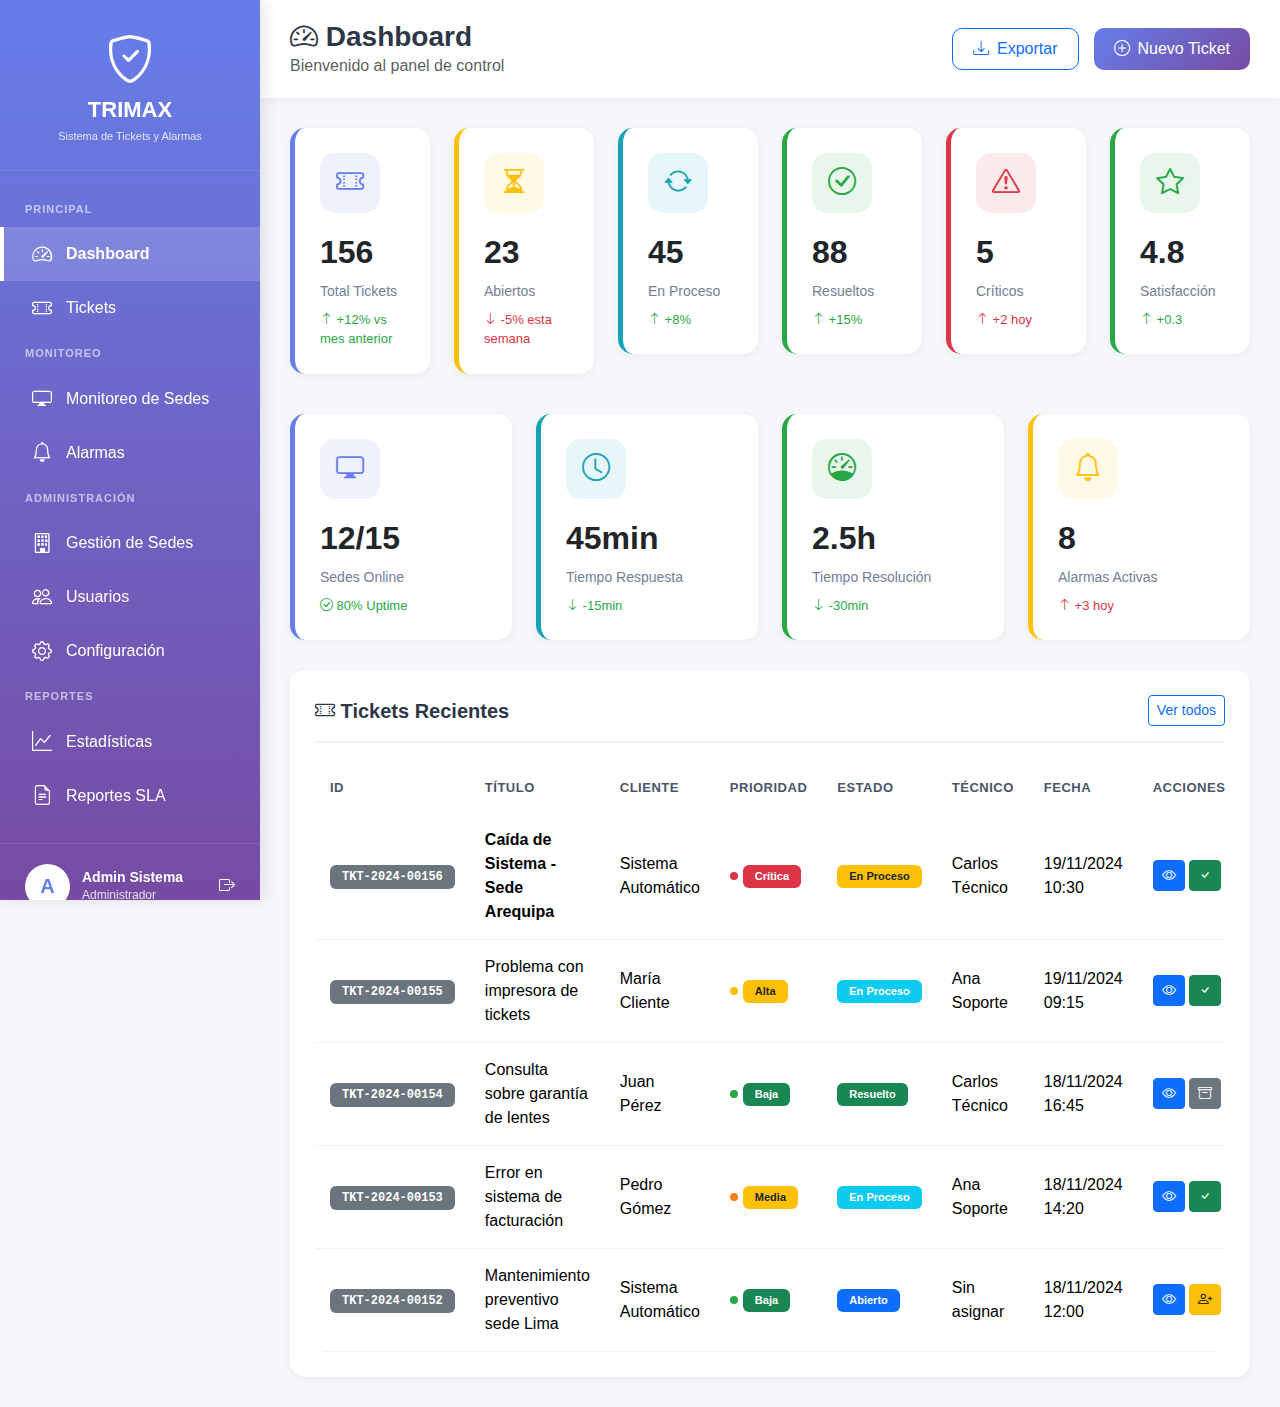
<file: HTML_02_Dashboard_Admin.html>
<!DOCTYPE html>
<html lang="es">
<head>
    <meta charset="UTF-8">
    <meta name="viewport" content="width=device-width, initial-scale=1.0">
    <title>Dashboard Admin - Sistema Trimax</title>
    <link href="https://cdn.jsdelivr.net/npm/bootstrap@5.3.0/dist/css/bootstrap.min.css" rel="stylesheet">
    <link rel="stylesheet" href="https://cdn.jsdelivr.net/npm/bootstrap-icons@1.11.0/font/bootstrap-icons.css">
    <style>
        :root {
            --primary-color: #667eea;
            --secondary-color: #764ba2;
            --sidebar-width: 260px;
        }
        
        body {
            font-family: 'Segoe UI', Tahoma, Geneva, Verdana, sans-serif;
            background-color: #f5f7fa;
        }
        
        /* SIDEBAR */
        .sidebar {
            position: fixed;
            top: 0;
            left: 0;
            height: 100vh;
            width: var(--sidebar-width);
            background: linear-gradient(180deg, #667eea 0%, #764ba2 100%);
            color: white;
            overflow-y: auto;
            z-index: 1000;
            box-shadow: 4px 0 15px rgba(0,0,0,0.1);
        }
        
        .sidebar-header {
            padding: 25px 20px;
            text-align: center;
            border-bottom: 1px solid rgba(255,255,255,0.1);
        }
        
        .sidebar-header h4 {
            margin: 0;
            font-weight: 700;
            font-size: 22px;
        }
        
        .sidebar-header p {
            margin: 5px 0 0 0;
            font-size: 11px;
            opacity: 0.8;
        }
        
        .sidebar-menu {
            padding: 20px 0;
        }
        
        .menu-item {
            padding: 12px 25px;
            color: white;
            text-decoration: none;
            display: flex;
            align-items: center;
            transition: all 0.3s;
            border-left: 4px solid transparent;
        }
        
        .menu-item:hover {
            background: rgba(255,255,255,0.1);
            border-left-color: white;
            color: white;
        }
        
        .menu-item.active {
            background: rgba(255,255,255,0.15);
            border-left-color: white;
            font-weight: 600;
        }
        
        .menu-item i {
            font-size: 20px;
            margin-right: 12px;
            width: 25px;
            text-align: center;
        }
        
        .menu-section {
            padding: 10px 25px;
            font-size: 11px;
            text-transform: uppercase;
            letter-spacing: 1px;
            opacity: 0.6;
            font-weight: 600;
        }
        
        .user-info {
            padding: 20px 25px;
            border-top: 1px solid rgba(255,255,255,0.1);
            display: flex;
            align-items: center;
            gap: 12px;
        }
        
        .user-avatar {
            width: 45px;
            height: 45px;
            border-radius: 50%;
            background: white;
            display: flex;
            align-items: center;
            justify-content: center;
            font-size: 20px;
            color: var(--primary-color);
            font-weight: bold;
        }
        
        .user-details h6 {
            margin: 0;
            font-size: 14px;
            font-weight: 600;
        }
        
        .user-details p {
            margin: 0;
            font-size: 12px;
            opacity: 0.8;
        }
        
        /* MAIN CONTENT */
        .main-content {
            margin-left: var(--sidebar-width);
            min-height: 100vh;
        }
        
        /* TOP NAVBAR */
        .top-navbar {
            background: white;
            padding: 20px 30px;
            box-shadow: 0 2px 10px rgba(0,0,0,0.05);
            display: flex;
            justify-content: space-between;
            align-items: center;
        }
        
        .top-navbar h1 {
            margin: 0;
            font-size: 28px;
            font-weight: 700;
            color: #2d3748;
        }
        
        .top-actions {
            display: flex;
            gap: 15px;
        }
        
        .top-actions .btn {
            border-radius: 10px;
            padding: 8px 20px;
            display: flex;
            align-items: center;
            gap: 8px;
        }
        
        /* STATS CARDS */
        .stats-container {
            padding: 30px;
        }
        
        .stat-card {
            background: white;
            border-radius: 15px;
            padding: 25px;
            box-shadow: 0 2px 10px rgba(0,0,0,0.05);
            transition: transform 0.3s, box-shadow 0.3s;
            border-left: 5px solid;
        }
        
        .stat-card:hover {
            transform: translateY(-5px);
            box-shadow: 0 5px 20px rgba(0,0,0,0.1);
        }
        
        .stat-card.primary { border-left-color: #667eea; }
        .stat-card.success { border-left-color: #28a745; }
        .stat-card.warning { border-left-color: #ffc107; }
        .stat-card.danger { border-left-color: #dc3545; }
        .stat-card.info { border-left-color: #17a2b8; }
        
        .stat-icon {
            width: 60px;
            height: 60px;
            border-radius: 15px;
            display: flex;
            align-items: center;
            justify-content: center;
            font-size: 28px;
            margin-bottom: 15px;
        }
        
        .stat-card.primary .stat-icon {
            background: rgba(102, 126, 234, 0.1);
            color: #667eea;
        }
        
        .stat-card.success .stat-icon {
            background: rgba(40, 167, 69, 0.1);
            color: #28a745;
        }
        
        .stat-card.warning .stat-icon {
            background: rgba(255, 193, 7, 0.1);
            color: #ffc107;
        }
        
        .stat-card.danger .stat-icon {
            background: rgba(220, 53, 69, 0.1);
            color: #dc3545;
        }
        
        .stat-card.info .stat-icon {
            background: rgba(23, 162, 184, 0.1);
            color: #17a2b8;
        }
        
        .stat-value {
            font-size: 32px;
            font-weight: 700;
            margin: 10px 0 5px 0;
        }
        
        .stat-label {
            color: #718096;
            font-size: 14px;
            font-weight: 500;
        }
        
        .stat-change {
            font-size: 13px;
            margin-top: 8px;
        }
        
        .stat-change.positive {
            color: #28a745;
        }
        
        .stat-change.negative {
            color: #dc3545;
        }
        
        /* TABLES */
        .table-card {
            background: white;
            border-radius: 15px;
            padding: 25px;
            box-shadow: 0 2px 10px rgba(0,0,0,0.05);
            margin-top: 30px;
        }
        
        .table-card-header {
            display: flex;
            justify-content: space-between;
            align-items: center;
            margin-bottom: 20px;
            padding-bottom: 15px;
            border-bottom: 2px solid #f1f1f1;
        }
        
        .table-card-header h5 {
            margin: 0;
            font-weight: 700;
            color: #2d3748;
        }
        
        .table-responsive {
            border-radius: 10px;
            overflow: hidden;
        }
        
        .custom-table {
            margin: 0;
        }
        
        .custom-table thead {
            background: #f8f9fa;
        }
        
        .custom-table thead th {
            border: none;
            font-weight: 600;
            color: #4a5568;
            font-size: 13px;
            text-transform: uppercase;
            letter-spacing: 0.5px;
            padding: 15px;
        }
        
        .custom-table tbody td {
            padding: 15px;
            vertical-align: middle;
            border-color: #f1f1f1;
        }
        
        .custom-table tbody tr:hover {
            background-color: #f8f9fa;
        }
        
        /* BADGES */
        .badge {
            padding: 6px 12px;
            font-weight: 600;
            border-radius: 6px;
            font-size: 11px;
        }
        
        .badge-ticket {
            font-family: 'Courier New', monospace;
            font-size: 12px;
        }
        
        /* PRIORITY BADGES */
        .priority-badge {
            display: inline-flex;
            align-items: center;
            gap: 5px;
        }
        
        .priority-dot {
            width: 8px;
            height: 8px;
            border-radius: 50%;
        }
        
        /* CHARTS */
        .chart-card {
            background: white;
            border-radius: 15px;
            padding: 25px;
            box-shadow: 0 2px 10px rgba(0,0,0,0.05);
            margin-top: 30px;
        }
    </style>
</head>
<body>
    <!-- SIDEBAR -->
    <div class="sidebar">
        <div class="sidebar-header">
            <i class="bi bi-shield-check" style="font-size: 48px;"></i>
            <h4>TRIMAX</h4>
            <p>Sistema de Tickets y Alarmas</p>
        </div>
        
        <div class="sidebar-menu">
            <div class="menu-section">Principal</div>
            <a href="HTML_02_Dashboard_Admin.html" class="menu-item active">
                <i class="bi bi-speedometer2"></i>
                <span>Dashboard</span>
            </a>
            <a href="HTML_03_Tickets_Lista.html" class="menu-item">
                <i class="bi bi-ticket-perforated"></i>
                <span>Tickets</span>
            </a>
            
            <div class="menu-section">Monitoreo</div>
            <a href="HTML_04_Monitoreo.html" class="menu-item">
                <i class="bi bi-display"></i>
                <span>Monitoreo de Sedes</span>
            </a>
            <a href="HTML_05_Alarmas.html" class="menu-item">
                <i class="bi bi-bell"></i>
                <span>Alarmas</span>
            </a>
            
            <div class="menu-section">Administración</div>
            <a href="HTML_06_Sedes.html" class="menu-item">
                <i class="bi bi-building"></i>
                <span>Gestión de Sedes</span>
            </a>
            <a href="HTML_07_Usuarios.html" class="menu-item">
                <i class="bi bi-people"></i>
                <span>Usuarios</span>
            </a>
            <a href="#" class="menu-item">
                <i class="bi bi-gear"></i>
                <span>Configuración</span>
            </a>
            
            <div class="menu-section">Reportes</div>
            <a href="#" class="menu-item">
                <i class="bi bi-graph-up"></i>
                <span>Estadísticas</span>
            </a>
            <a href="#" class="menu-item">
                <i class="bi bi-file-earmark-text"></i>
                <span>Reportes SLA</span>
            </a>
        </div>
        
        <div class="user-info">
            <div class="user-avatar">A</div>
            <div class="user-details">
                <h6>Admin Sistema</h6>
                <p>Administrador</p>
            </div>
            <div class="ms-auto">
                <a href="#" class="text-white">
                    <i class="bi bi-box-arrow-right"></i>
                </a>
            </div>
        </div>
    </div>
    
    <!-- MAIN CONTENT -->
    <div class="main-content">
        <!-- TOP NAVBAR -->
        <div class="top-navbar">
            <div>
                <h1><i class="bi bi-speedometer2"></i> Dashboard</h1>
                <p class="text-muted mb-0">Bienvenido al panel de control</p>
            </div>
            <div class="top-actions">
                <button class="btn btn-outline-primary">
                    <i class="bi bi-download"></i> Exportar
                </button>
                <button class="btn btn-primary" style="background: linear-gradient(135deg, #667eea 0%, #764ba2 100%); border: none;">
                    <i class="bi bi-plus-circle"></i> Nuevo Ticket
                </button>
            </div>
        </div>
        
        <!-- STATS CARDS -->
        <div class="stats-container">
            <div class="row g-4">
                <div class="col-md-4 col-lg-2">
                    <div class="stat-card primary">
                        <div class="stat-icon">
                            <i class="bi bi-ticket-perforated"></i>
                        </div>
                        <div class="stat-value">156</div>
                        <div class="stat-label">Total Tickets</div>
                        <div class="stat-change positive">
                            <i class="bi bi-arrow-up"></i> +12% vs mes anterior
                        </div>
                    </div>
                </div>
                
                <div class="col-md-4 col-lg-2">
                    <div class="stat-card warning">
                        <div class="stat-icon">
                            <i class="bi bi-hourglass-split"></i>
                        </div>
                        <div class="stat-value">23</div>
                        <div class="stat-label">Abiertos</div>
                        <div class="stat-change negative">
                            <i class="bi bi-arrow-down"></i> -5% esta semana
                        </div>
                    </div>
                </div>
                
                <div class="col-md-4 col-lg-2">
                    <div class="stat-card info">
                        <div class="stat-icon">
                            <i class="bi bi-arrow-repeat"></i>
                        </div>
                        <div class="stat-value">45</div>
                        <div class="stat-label">En Proceso</div>
                        <div class="stat-change positive">
                            <i class="bi bi-arrow-up"></i> +8%
                        </div>
                    </div>
                </div>
                
                <div class="col-md-4 col-lg-2">
                    <div class="stat-card success">
                        <div class="stat-icon">
                            <i class="bi bi-check-circle"></i>
                        </div>
                        <div class="stat-value">88</div>
                        <div class="stat-label">Resueltos</div>
                        <div class="stat-change positive">
                            <i class="bi bi-arrow-up"></i> +15%
                        </div>
                    </div>
                </div>
                
                <div class="col-md-4 col-lg-2">
                    <div class="stat-card danger">
                        <div class="stat-icon">
                            <i class="bi bi-exclamation-triangle"></i>
                        </div>
                        <div class="stat-value">5</div>
                        <div class="stat-label">Críticos</div>
                        <div class="stat-change negative">
                            <i class="bi bi-arrow-up"></i> +2 hoy
                        </div>
                    </div>
                </div>
                
                <div class="col-md-4 col-lg-2">
                    <div class="stat-card success">
                        <div class="stat-icon">
                            <i class="bi bi-star"></i>
                        </div>
                        <div class="stat-value">4.8</div>
                        <div class="stat-label">Satisfacción</div>
                        <div class="stat-change positive">
                            <i class="bi bi-arrow-up"></i> +0.3
                        </div>
                    </div>
                </div>
            </div>
            
            <!-- ADDITIONAL STATS ROW -->
            <div class="row g-4 mt-3">
                <div class="col-md-3">
                    <div class="stat-card primary">
                        <div class="stat-icon">
                            <i class="bi bi-display"></i>
                        </div>
                        <div class="stat-value">12/15</div>
                        <div class="stat-label">Sedes Online</div>
                        <div class="stat-change positive">
                            <i class="bi bi-check-circle"></i> 80% Uptime
                        </div>
                    </div>
                </div>
                
                <div class="col-md-3">
                    <div class="stat-card info">
                        <div class="stat-icon">
                            <i class="bi bi-clock"></i>
                        </div>
                        <div class="stat-value">45min</div>
                        <div class="stat-label">Tiempo Respuesta</div>
                        <div class="stat-change positive">
                            <i class="bi bi-arrow-down"></i> -15min
                        </div>
                    </div>
                </div>
                
                <div class="col-md-3">
                    <div class="stat-card success">
                        <div class="stat-icon">
                            <i class="bi bi-speedometer"></i>
                        </div>
                        <div class="stat-value">2.5h</div>
                        <div class="stat-label">Tiempo Resolución</div>
                        <div class="stat-change positive">
                            <i class="bi bi-arrow-down"></i> -30min
                        </div>
                    </div>
                </div>
                
                <div class="col-md-3">
                    <div class="stat-card warning">
                        <div class="stat-icon">
                            <i class="bi bi-bell"></i>
                        </div>
                        <div class="stat-value">8</div>
                        <div class="stat-label">Alarmas Activas</div>
                        <div class="stat-change negative">
                            <i class="bi bi-arrow-up"></i> +3 hoy
                        </div>
                    </div>
                </div>
            </div>
            
            <!-- TICKETS TABLE -->
            <div class="table-card">
                <div class="table-card-header">
                    <h5><i class="bi bi-ticket-perforated"></i> Tickets Recientes</h5>
                    <a href="HTML_03_Tickets_Lista.html" class="btn btn-sm btn-outline-primary">Ver todos</a>
                </div>
                
                <div class="table-responsive">
                    <table class="table custom-table">
                        <thead>
                            <tr>
                                <th>ID</th>
                                <th>Título</th>
                                <th>Cliente</th>
                                <th>Prioridad</th>
                                <th>Estado</th>
                                <th>Técnico</th>
                                <th>Fecha</th>
                                <th>Acciones</th>
                            </tr>
                        </thead>
                        <tbody>
                            <tr>
                                <td><span class="badge bg-secondary badge-ticket">TKT-2024-00156</span></td>
                                <td><strong>Caída de Sistema - Sede Arequipa</strong></td>
                                <td>Sistema Automático</td>
                                <td>
                                    <span class="priority-badge">
                                        <span class="priority-dot" style="background: #dc3545;"></span>
                                        <span class="badge bg-danger">Crítica</span>
                                    </span>
                                </td>
                                <td><span class="badge bg-warning text-dark">En Proceso</span></td>
                                <td>Carlos Técnico</td>
                                <td>19/11/2024 10:30</td>
                                <td>
                                    <button class="btn btn-sm btn-primary"><i class="bi bi-eye"></i></button>
                                    <button class="btn btn-sm btn-success"><i class="bi bi-check"></i></button>
                                </td>
                            </tr>
                            <tr>
                                <td><span class="badge bg-secondary badge-ticket">TKT-2024-00155</span></td>
                                <td>Problema con impresora de tickets</td>
                                <td>María Cliente</td>
                                <td>
                                    <span class="priority-badge">
                                        <span class="priority-dot" style="background: #ffc107;"></span>
                                        <span class="badge bg-warning text-dark">Alta</span>
                                    </span>
                                </td>
                                <td><span class="badge bg-info">En Proceso</span></td>
                                <td>Ana Soporte</td>
                                <td>19/11/2024 09:15</td>
                                <td>
                                    <button class="btn btn-sm btn-primary"><i class="bi bi-eye"></i></button>
                                    <button class="btn btn-sm btn-success"><i class="bi bi-check"></i></button>
                                </td>
                            </tr>
                            <tr>
                                <td><span class="badge bg-secondary badge-ticket">TKT-2024-00154</span></td>
                                <td>Consulta sobre garantía de lentes</td>
                                <td>Juan Pérez</td>
                                <td>
                                    <span class="priority-badge">
                                        <span class="priority-dot" style="background: #28a745;"></span>
                                        <span class="badge bg-success">Baja</span>
                                    </span>
                                </td>
                                <td><span class="badge bg-success">Resuelto</span></td>
                                <td>Carlos Técnico</td>
                                <td>18/11/2024 16:45</td>
                                <td>
                                    <button class="btn btn-sm btn-primary"><i class="bi bi-eye"></i></button>
                                    <button class="btn btn-sm btn-secondary"><i class="bi bi-archive"></i></button>
                                </td>
                            </tr>
                            <tr>
                                <td><span class="badge bg-secondary badge-ticket">TKT-2024-00153</span></td>
                                <td>Error en sistema de facturación</td>
                                <td>Pedro Gómez</td>
                                <td>
                                    <span class="priority-badge">
                                        <span class="priority-dot" style="background: #fd7e14;"></span>
                                        <span class="badge bg-warning text-dark">Media</span>
                                    </span>
                                </td>
                                <td><span class="badge bg-info">En Proceso</span></td>
                                <td>Ana Soporte</td>
                                <td>18/11/2024 14:20</td>
                                <td>
                                    <button class="btn btn-sm btn-primary"><i class="bi bi-eye"></i></button>
                                    <button class="btn btn-sm btn-success"><i class="bi bi-check"></i></button>
                                </td>
                            </tr>
                            <tr>
                                <td><span class="badge bg-secondary badge-ticket">TKT-2024-00152</span></td>
                                <td>Mantenimiento preventivo sede Lima</td>
                                <td>Sistema Automático</td>
                                <td>
                                    <span class="priority-badge">
                                        <span class="priority-dot" style="background: #28a745;"></span>
                                        <span class="badge bg-success">Baja</span>
                                    </span>
                                </td>
                                <td><span class="badge bg-primary">Abierto</span></td>
                                <td>Sin asignar</td>
                                <td>18/11/2024 12:00</td>
                                <td>
                                    <button class="btn btn-sm btn-primary"><i class="bi bi-eye"></i></button>
                                    <button class="btn btn-sm btn-warning"><i class="bi bi-person-plus"></i></button>
                                </td>
                            </tr>
                        </tbody>
                    </table>
                </div>
            </div>
        </div>
    </div>

    <script src="https://cdn.jsdelivr.net/npm/bootstrap@5.3.0/dist/js/bootstrap.bundle.min.js"></script>
</body>
</html>
</file>
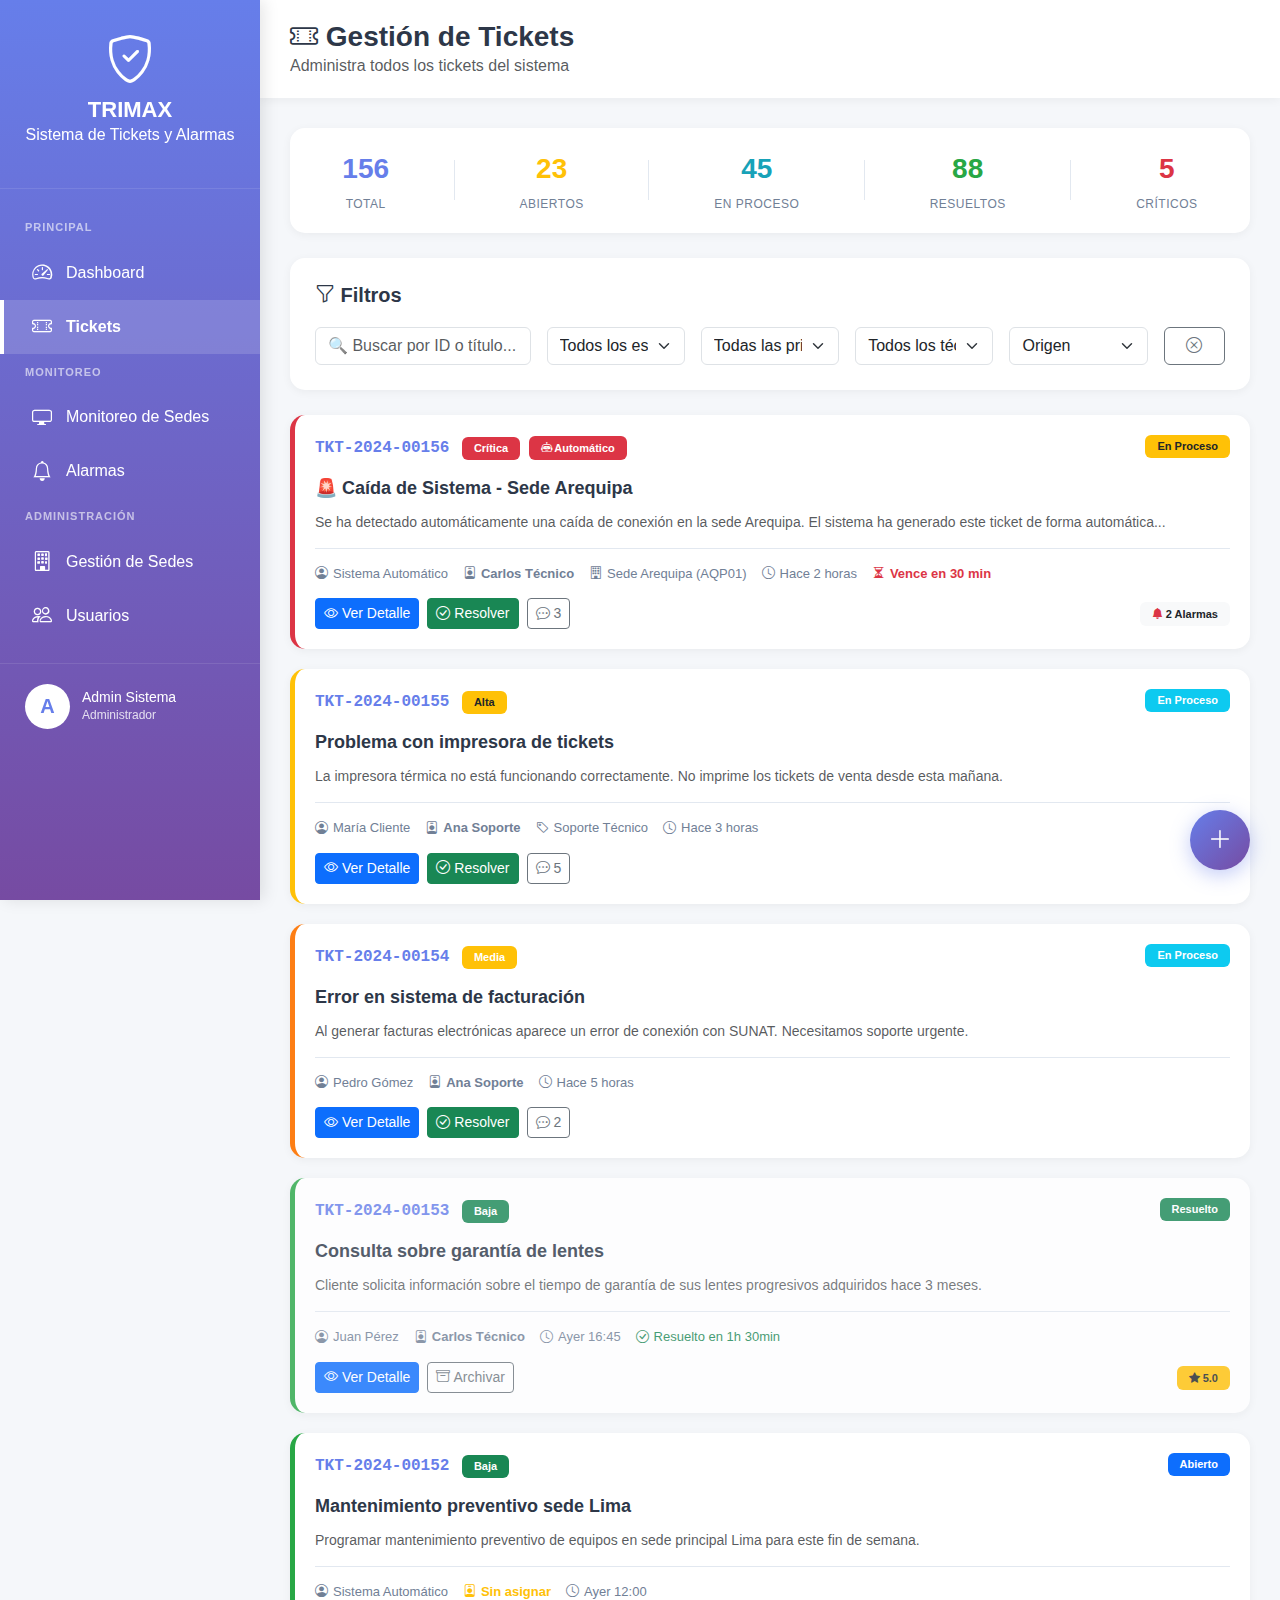
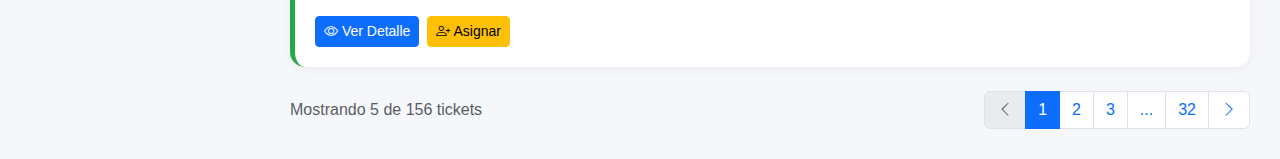
<file: HTML_03_Tickets_Lista.html>
<!DOCTYPE html>
<html lang="es">
<head>
    <meta charset="UTF-8">
    <meta name="viewport" content="width=device-width, initial-scale=1.0">
    <title>Tickets - Sistema Trimax</title>
    <link href="https://cdn.jsdelivr.net/npm/bootstrap@5.3.0/dist/css/bootstrap.min.css" rel="stylesheet">
    <link rel="stylesheet" href="https://cdn.jsdelivr.net/npm/bootstrap-icons@1.11.0/font/bootstrap-icons.css">
    <style>
        :root {
            --primary-color: #667eea;
            --secondary-color: #764ba2;
            --sidebar-width: 260px;
        }
        
        body {
            font-family: 'Segoe UI', Tahoma, Geneva, Verdana, sans-serif;
            background-color: #f5f7fa;
        }
        
        /* SIDEBAR (same as dashboard) */
        .sidebar {
            position: fixed;
            top: 0;
            left: 0;
            height: 100vh;
            width: var(--sidebar-width);
            background: linear-gradient(180deg, #667eea 0%, #764ba2 100%);
            color: white;
            overflow-y: auto;
            z-index: 1000;
            box-shadow: 4px 0 15px rgba(0,0,0,0.1);
        }
        
        .sidebar-header {
            padding: 25px 20px;
            text-align: center;
            border-bottom: 1px solid rgba(255,255,255,0.1);
        }
        
        .sidebar-header h4 {
            margin: 0;
            font-weight: 700;
            font-size: 22px;
        }
        
        .sidebar-menu {
            padding: 20px 0;
        }
        
        .menu-item {
            padding: 12px 25px;
            color: white;
            text-decoration: none;
            display: flex;
            align-items: center;
            transition: all 0.3s;
            border-left: 4px solid transparent;
        }
        
        .menu-item:hover {
            background: rgba(255,255,255,0.1);
            border-left-color: white;
            color: white;
        }
        
        .menu-item.active {
            background: rgba(255,255,255,0.15);
            border-left-color: white;
            font-weight: 600;
        }
        
        .menu-item i {
            font-size: 20px;
            margin-right: 12px;
            width: 25px;
            text-align: center;
        }
        
        .menu-section {
            padding: 10px 25px;
            font-size: 11px;
            text-transform: uppercase;
            letter-spacing: 1px;
            opacity: 0.6;
            font-weight: 600;
        }
        
        .user-info {
            padding: 20px 25px;
            border-top: 1px solid rgba(255,255,255,0.1);
            display: flex;
            align-items: center;
            gap: 12px;
        }
        
        .user-avatar {
            width: 45px;
            height: 45px;
            border-radius: 50%;
            background: white;
            display: flex;
            align-items: center;
            justify-content: center;
            font-size: 20px;
            color: var(--primary-color);
            font-weight: bold;
        }
        
        /* MAIN CONTENT */
        .main-content {
            margin-left: var(--sidebar-width);
            min-height: 100vh;
        }
        
        .top-navbar {
            background: white;
            padding: 20px 30px;
            box-shadow: 0 2px 10px rgba(0,0,0,0.05);
        }
        
        .top-navbar h1 {
            margin: 0;
            font-size: 28px;
            font-weight: 700;
            color: #2d3748;
        }
        
        .content-area {
            padding: 30px;
        }
        
        /* FILTERS CARD */
        .filters-card {
            background: white;
            border-radius: 15px;
            padding: 25px;
            box-shadow: 0 2px 10px rgba(0,0,0,0.05);
            margin-bottom: 25px;
        }
        
        .filters-card h5 {
            margin: 0 0 20px 0;
            font-weight: 700;
            color: #2d3748;
        }
        
        /* TICKETS GRID */
        .tickets-grid {
            display: grid;
            gap: 20px;
        }
        
        .ticket-card {
            background: white;
            border-radius: 15px;
            padding: 20px;
            box-shadow: 0 2px 10px rgba(0,0,0,0.05);
            transition: transform 0.3s, box-shadow 0.3s;
            border-left: 5px solid;
            cursor: pointer;
        }
        
        .ticket-card:hover {
            transform: translateY(-3px);
            box-shadow: 0 5px 20px rgba(0,0,0,0.1);
        }
        
        .ticket-card.critica { border-left-color: #dc3545; }
        .ticket-card.alta { border-left-color: #ffc107; }
        .ticket-card.media { border-left-color: #fd7e14; }
        .ticket-card.baja { border-left-color: #28a745; }
        
        .ticket-header {
            display: flex;
            justify-content: space-between;
            align-items: start;
            margin-bottom: 15px;
        }
        
        .ticket-id {
            font-family: 'Courier New', monospace;
            font-weight: 700;
            font-size: 16px;
            color: var(--primary-color);
        }
        
        .ticket-title {
            font-size: 18px;
            font-weight: 600;
            color: #2d3748;
            margin: 10px 0;
        }
        
        .ticket-meta {
            display: flex;
            flex-wrap: wrap;
            gap: 15px;
            margin-top: 15px;
            padding-top: 15px;
            border-top: 1px solid #e2e8f0;
            font-size: 13px;
            color: #718096;
        }
        
        .ticket-meta-item {
            display: flex;
            align-items: center;
            gap: 5px;
        }
        
        .ticket-footer {
            display: flex;
            justify-content: space-between;
            align-items: center;
            margin-top: 15px;
        }
        
        .ticket-actions {
            display: flex;
            gap: 8px;
        }
        
        .badge {
            padding: 6px 12px;
            font-weight: 600;
            border-radius: 6px;
            font-size: 11px;
        }
        
        /* STATS BAR */
        .stats-bar {
            background: white;
            border-radius: 15px;
            padding: 20px;
            box-shadow: 0 2px 10px rgba(0,0,0,0.05);
            margin-bottom: 25px;
        }
        
        .stats-bar-content {
            display: flex;
            justify-content: space-around;
            align-items: center;
        }
        
        .stat-item {
            text-align: center;
        }
        
        .stat-item-value {
            font-size: 28px;
            font-weight: 700;
            margin-bottom: 5px;
        }
        
        .stat-item-label {
            font-size: 12px;
            color: #718096;
            text-transform: uppercase;
            letter-spacing: 0.5px;
        }
        
        /* FLOATING ACTION BUTTON */
        .fab {
            position: fixed;
            bottom: 30px;
            right: 30px;
            width: 60px;
            height: 60px;
            border-radius: 50%;
            background: linear-gradient(135deg, #667eea 0%, #764ba2 100%);
            color: white;
            border: none;
            box-shadow: 0 5px 20px rgba(102, 126, 234, 0.4);
            font-size: 24px;
            cursor: pointer;
            transition: transform 0.3s;
            z-index: 999;
        }
        
        .fab:hover {
            transform: scale(1.1);
        }
    </style>
</head>
<body>
    <!-- SIDEBAR -->
    <div class="sidebar">
        <div class="sidebar-header">
            <i class="bi bi-shield-check" style="font-size: 48px;"></i>
            <h4>TRIMAX</h4>
            <p>Sistema de Tickets y Alarmas</p>
        </div>
        
        <div class="sidebar-menu">
            <div class="menu-section">Principal</div>
            <a href="HTML_02_Dashboard_Admin.html" class="menu-item">
                <i class="bi bi-speedometer2"></i>
                <span>Dashboard</span>
            </a>
            <a href="HTML_03_Tickets_Lista.html" class="menu-item active">
                <i class="bi bi-ticket-perforated"></i>
                <span>Tickets</span>
            </a>
            
            <div class="menu-section">Monitoreo</div>
            <a href="HTML_04_Monitoreo.html" class="menu-item">
                <i class="bi bi-display"></i>
                <span>Monitoreo de Sedes</span>
            </a>
            <a href="HTML_05_Alarmas.html" class="menu-item">
                <i class="bi bi-bell"></i>
                <span>Alarmas</span>
            </a>
            
            <div class="menu-section">Administración</div>
            <a href="HTML_06_Sedes.html" class="menu-item">
                <i class="bi bi-building"></i>
                <span>Gestión de Sedes</span>
            </a>
            <a href="HTML_07_Usuarios.html" class="menu-item">
                <i class="bi bi-people"></i>
                <span>Usuarios</span>
            </a>
        </div>
        
        <div class="user-info">
            <div class="user-avatar">A</div>
            <div class="user-details">
                <h6 style="margin:0; font-size:14px;">Admin Sistema</h6>
                <p style="margin:0; font-size:12px; opacity:0.8;">Administrador</p>
            </div>
        </div>
    </div>
    
    <!-- MAIN CONTENT -->
    <div class="main-content">
        <div class="top-navbar">
            <h1><i class="bi bi-ticket-perforated"></i> Gestión de Tickets</h1>
            <p class="text-muted mb-0">Administra todos los tickets del sistema</p>
        </div>
        
        <div class="content-area">
            <!-- STATS BAR -->
            <div class="stats-bar">
                <div class="stats-bar-content">
                    <div class="stat-item">
                        <div class="stat-item-value" style="color: #667eea;">156</div>
                        <div class="stat-item-label">Total</div>
                    </div>
                    <div style="width: 1px; height: 40px; background: #e2e8f0;"></div>
                    <div class="stat-item">
                        <div class="stat-item-value" style="color: #ffc107;">23</div>
                        <div class="stat-item-label">Abiertos</div>
                    </div>
                    <div style="width: 1px; height: 40px; background: #e2e8f0;"></div>
                    <div class="stat-item">
                        <div class="stat-item-value" style="color: #17a2b8;">45</div>
                        <div class="stat-item-label">En Proceso</div>
                    </div>
                    <div style="width: 1px; height: 40px; background: #e2e8f0;"></div>
                    <div class="stat-item">
                        <div class="stat-item-value" style="color: #28a745;">88</div>
                        <div class="stat-item-label">Resueltos</div>
                    </div>
                    <div style="width: 1px; height: 40px; background: #e2e8f0;"></div>
                    <div class="stat-item">
                        <div class="stat-item-value" style="color: #dc3545;">5</div>
                        <div class="stat-item-label">Críticos</div>
                    </div>
                </div>
            </div>
            
            <!-- FILTERS -->
            <div class="filters-card">
                <h5><i class="bi bi-funnel"></i> Filtros</h5>
                <div class="row g-3">
                    <div class="col-md-3">
                        <input type="text" class="form-control" placeholder="🔍 Buscar por ID o título...">
                    </div>
                    <div class="col-md-2">
                        <select class="form-select">
                            <option value="">Todos los estados</option>
                            <option>Abierto</option>
                            <option>En Proceso</option>
                            <option>Pendiente</option>
                            <option>Resuelto</option>
                            <option>Cerrado</option>
                        </select>
                    </div>
                    <div class="col-md-2">
                        <select class="form-select">
                            <option value="">Todas las prioridades</option>
                            <option>Crítica</option>
                            <option>Alta</option>
                            <option>Media</option>
                            <option>Baja</option>
                        </select>
                    </div>
                    <div class="col-md-2">
                        <select class="form-select">
                            <option value="">Todos los técnicos</option>
                            <option>Carlos Técnico</option>
                            <option>Ana Soporte</option>
                            <option>Sin asignar</option>
                        </select>
                    </div>
                    <div class="col-md-2">
                        <select class="form-select">
                            <option value="">Origen</option>
                            <option>Manual</option>
                            <option>Automático</option>
                        </select>
                    </div>
                    <div class="col-md-1">
                        <button class="btn btn-outline-secondary w-100">
                            <i class="bi bi-x-circle"></i>
                        </button>
                    </div>
                </div>
            </div>
            
            <!-- TICKETS GRID -->
            <div class="tickets-grid">
                <!-- Ticket 1 - CRÍTICO -->
                <div class="ticket-card critica">
                    <div class="ticket-header">
                        <div>
                            <span class="ticket-id">TKT-2024-00156</span>
                            <span class="badge bg-danger ms-2">Crítica</span>
                            <span class="badge bg-danger ms-1">
                                <i class="bi bi-robot"></i> Automático
                            </span>
                        </div>
                        <span class="badge bg-warning text-dark">En Proceso</span>
                    </div>
                    
                    <div class="ticket-title">
                        🚨 Caída de Sistema - Sede Arequipa
                    </div>
                    
                    <p class="text-muted mb-0" style="font-size: 14px;">
                        Se ha detectado automáticamente una caída de conexión en la sede Arequipa. El sistema ha generado este ticket de forma automática...
                    </p>
                    
                    <div class="ticket-meta">
                        <div class="ticket-meta-item">
                            <i class="bi bi-person-circle"></i>
                            <span>Sistema Automático</span>
                        </div>
                        <div class="ticket-meta-item">
                            <i class="bi bi-person-badge"></i>
                            <span><strong>Carlos Técnico</strong></span>
                        </div>
                        <div class="ticket-meta-item">
                            <i class="bi bi-building"></i>
                            <span>Sede Arequipa (AQP01)</span>
                        </div>
                        <div class="ticket-meta-item">
                            <i class="bi bi-clock"></i>
                            <span>Hace 2 horas</span>
                        </div>
                        <div class="ticket-meta-item">
                            <i class="bi bi-hourglass-split text-danger"></i>
                            <span class="text-danger"><strong>Vence en 30 min</strong></span>
                        </div>
                    </div>
                    
                    <div class="ticket-footer">
                        <div class="ticket-actions">
                            <button class="btn btn-sm btn-primary">
                                <i class="bi bi-eye"></i> Ver Detalle
                            </button>
                            <button class="btn btn-sm btn-success">
                                <i class="bi bi-check-circle"></i> Resolver
                            </button>
                            <button class="btn btn-sm btn-outline-secondary">
                                <i class="bi bi-chat-dots"></i> 3
                            </button>
                        </div>
                        <div>
                            <span class="badge bg-light text-dark">
                                <i class="bi bi-bell-fill text-danger"></i> 2 Alarmas
                            </span>
                        </div>
                    </div>
                </div>
                
                <!-- Ticket 2 - ALTA -->
                <div class="ticket-card alta">
                    <div class="ticket-header">
                        <div>
                            <span class="ticket-id">TKT-2024-00155</span>
                            <span class="badge bg-warning text-dark ms-2">Alta</span>
                        </div>
                        <span class="badge bg-info">En Proceso</span>
                    </div>
                    
                    <div class="ticket-title">
                        Problema con impresora de tickets
                    </div>
                    
                    <p class="text-muted mb-0" style="font-size: 14px;">
                        La impresora térmica no está funcionando correctamente. No imprime los tickets de venta desde esta mañana.
                    </p>
                    
                    <div class="ticket-meta">
                        <div class="ticket-meta-item">
                            <i class="bi bi-person-circle"></i>
                            <span>María Cliente</span>
                        </div>
                        <div class="ticket-meta-item">
                            <i class="bi bi-person-badge"></i>
                            <span><strong>Ana Soporte</strong></span>
                        </div>
                        <div class="ticket-meta-item">
                            <i class="bi bi-tag"></i>
                            <span>Soporte Técnico</span>
                        </div>
                        <div class="ticket-meta-item">
                            <i class="bi bi-clock"></i>
                            <span>Hace 3 horas</span>
                        </div>
                    </div>
                    
                    <div class="ticket-footer">
                        <div class="ticket-actions">
                            <button class="btn btn-sm btn-primary">
                                <i class="bi bi-eye"></i> Ver Detalle
                            </button>
                            <button class="btn btn-sm btn-success">
                                <i class="bi bi-check-circle"></i> Resolver
                            </button>
                            <button class="btn btn-sm btn-outline-secondary">
                                <i class="bi bi-chat-dots"></i> 5
                            </button>
                        </div>
                    </div>
                </div>
                
                <!-- Ticket 3 - MEDIA -->
                <div class="ticket-card media">
                    <div class="ticket-header">
                        <div>
                            <span class="ticket-id">TKT-2024-00154</span>
                            <span class="badge bg-warning ms-2">Media</span>
                        </div>
                        <span class="badge bg-info">En Proceso</span>
                    </div>
                    
                    <div class="ticket-title">
                        Error en sistema de facturación
                    </div>
                    
                    <p class="text-muted mb-0" style="font-size: 14px;">
                        Al generar facturas electrónicas aparece un error de conexión con SUNAT. Necesitamos soporte urgente.
                    </p>
                    
                    <div class="ticket-meta">
                        <div class="ticket-meta-item">
                            <i class="bi bi-person-circle"></i>
                            <span>Pedro Gómez</span>
                        </div>
                        <div class="ticket-meta-item">
                            <i class="bi bi-person-badge"></i>
                            <span><strong>Ana Soporte</strong></span>
                        </div>
                        <div class="ticket-meta-item">
                            <i class="bi bi-clock"></i>
                            <span>Hace 5 horas</span>
                        </div>
                    </div>
                    
                    <div class="ticket-footer">
                        <div class="ticket-actions">
                            <button class="btn btn-sm btn-primary">
                                <i class="bi bi-eye"></i> Ver Detalle
                            </button>
                            <button class="btn btn-sm btn-success">
                                <i class="bi bi-check-circle"></i> Resolver
                            </button>
                            <button class="btn btn-sm btn-outline-secondary">
                                <i class="bi bi-chat-dots"></i> 2
                            </button>
                        </div>
                    </div>
                </div>
                
                <!-- Ticket 4 - BAJA (RESUELTO) -->
                <div class="ticket-card baja" style="opacity: 0.8;">
                    <div class="ticket-header">
                        <div>
                            <span class="ticket-id">TKT-2024-00153</span>
                            <span class="badge bg-success ms-2">Baja</span>
                        </div>
                        <span class="badge bg-success">Resuelto</span>
                    </div>
                    
                    <div class="ticket-title">
                        Consulta sobre garantía de lentes
                    </div>
                    
                    <p class="text-muted mb-0" style="font-size: 14px;">
                        Cliente solicita información sobre el tiempo de garantía de sus lentes progresivos adquiridos hace 3 meses.
                    </p>
                    
                    <div class="ticket-meta">
                        <div class="ticket-meta-item">
                            <i class="bi bi-person-circle"></i>
                            <span>Juan Pérez</span>
                        </div>
                        <div class="ticket-meta-item">
                            <i class="bi bi-person-badge"></i>
                            <span><strong>Carlos Técnico</strong></span>
                        </div>
                        <div class="ticket-meta-item">
                            <i class="bi bi-clock"></i>
                            <span>Ayer 16:45</span>
                        </div>
                        <div class="ticket-meta-item">
                            <i class="bi bi-check-circle text-success"></i>
                            <span class="text-success">Resuelto en 1h 30min</span>
                        </div>
                    </div>
                    
                    <div class="ticket-footer">
                        <div class="ticket-actions">
                            <button class="btn btn-sm btn-primary">
                                <i class="bi bi-eye"></i> Ver Detalle
                            </button>
                            <button class="btn btn-sm btn-outline-secondary">
                                <i class="bi bi-archive"></i> Archivar
                            </button>
                        </div>
                        <div>
                            <span class="badge bg-warning text-dark">
                                <i class="bi bi-star-fill"></i> 5.0
                            </span>
                        </div>
                    </div>
                </div>
                
                <!-- Ticket 5 - BAJA (ABIERTO) -->
                <div class="ticket-card baja">
                    <div class="ticket-header">
                        <div>
                            <span class="ticket-id">TKT-2024-00152</span>
                            <span class="badge bg-success ms-2">Baja</span>
                        </div>
                        <span class="badge bg-primary">Abierto</span>
                    </div>
                    
                    <div class="ticket-title">
                        Mantenimiento preventivo sede Lima
                    </div>
                    
                    <p class="text-muted mb-0" style="font-size: 14px;">
                        Programar mantenimiento preventivo de equipos en sede principal Lima para este fin de semana.
                    </p>
                    
                    <div class="ticket-meta">
                        <div class="ticket-meta-item">
                            <i class="bi bi-person-circle"></i>
                            <span>Sistema Automático</span>
                        </div>
                        <div class="ticket-meta-item">
                            <i class="bi bi-person-badge text-warning"></i>
                            <span class="text-warning"><strong>Sin asignar</strong></span>
                        </div>
                        <div class="ticket-meta-item">
                            <i class="bi bi-clock"></i>
                            <span>Ayer 12:00</span>
                        </div>
                    </div>
                    
                    <div class="ticket-footer">
                        <div class="ticket-actions">
                            <button class="btn btn-sm btn-primary">
                                <i class="bi bi-eye"></i> Ver Detalle
                            </button>
                            <button class="btn btn-sm btn-warning">
                                <i class="bi bi-person-plus"></i> Asignar
                            </button>
                        </div>
                    </div>
                </div>
            </div>
            
            <!-- PAGINATION -->
            <div class="d-flex justify-content-between align-items-center mt-4">
                <p class="text-muted mb-0">Mostrando 5 de 156 tickets</p>
                <nav>
                    <ul class="pagination mb-0">
                        <li class="page-item disabled">
                            <a class="page-link" href="#"><i class="bi bi-chevron-left"></i></a>
                        </li>
                        <li class="page-item active"><a class="page-link" href="#">1</a></li>
                        <li class="page-item"><a class="page-link" href="#">2</a></li>
                        <li class="page-item"><a class="page-link" href="#">3</a></li>
                        <li class="page-item"><a class="page-link" href="#">...</a></li>
                        <li class="page-item"><a class="page-link" href="#">32</a></li>
                        <li class="page-item">
                            <a class="page-link" href="#"><i class="bi bi-chevron-right"></i></a>
                        </li>
                    </ul>
                </nav>
            </div>
        </div>
    </div>
    
    <!-- FLOATING ACTION BUTTON -->
    <button class="fab" title="Nuevo Ticket">
        <i class="bi bi-plus-lg"></i>
    </button>

    <script src="https://cdn.jsdelivr.net/npm/bootstrap@5.3.0/dist/js/bootstrap.bundle.min.js"></script>
</body>
</html>
</file>
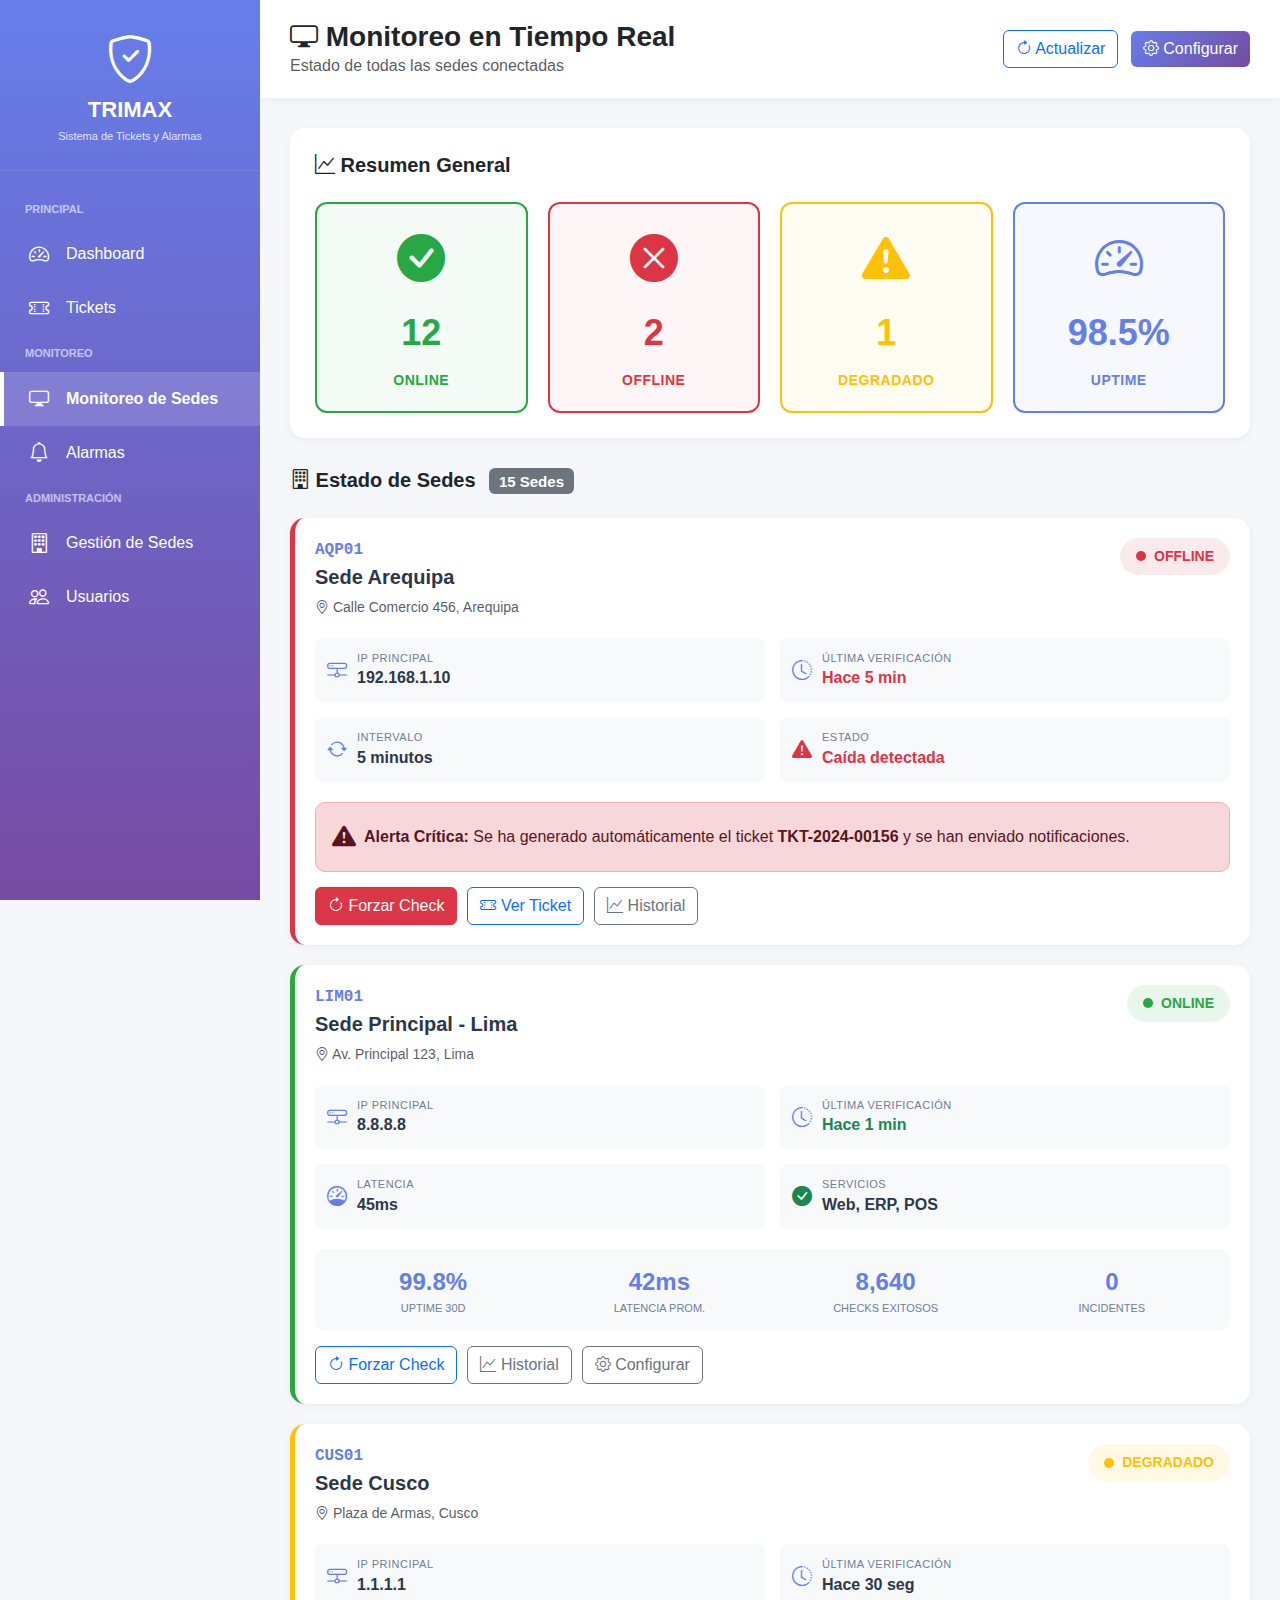
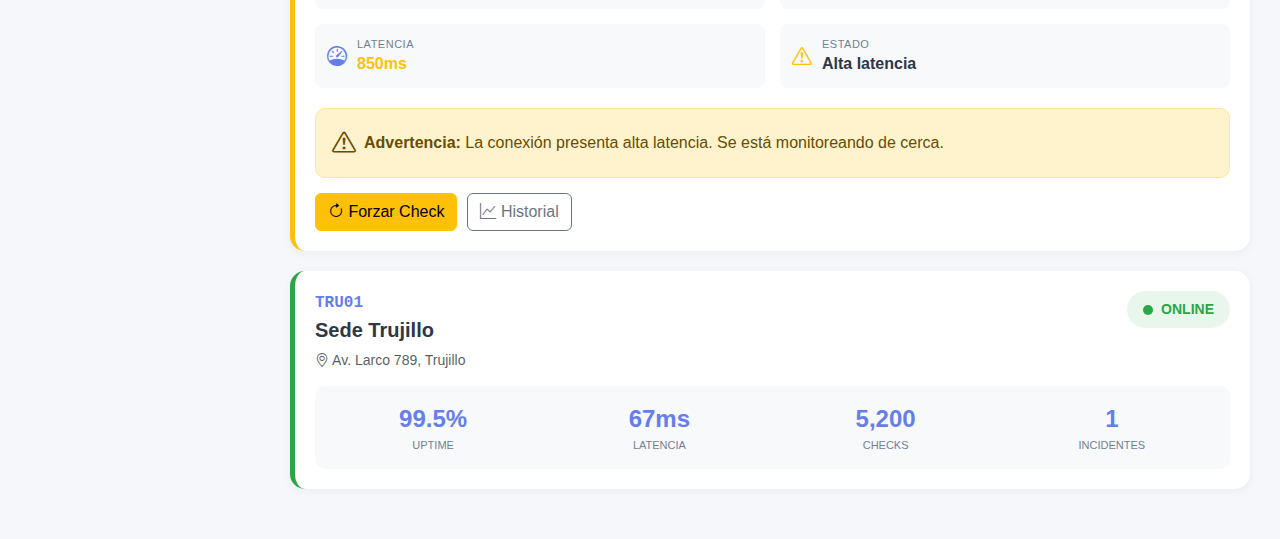
<file: HTML_04_Monitoreo.html>
<!DOCTYPE html>
<html lang="es">
<head>
    <meta charset="UTF-8">
    <meta name="viewport" content="width=device-width, initial-scale=1.0">
    <title>Monitoreo - Sistema Trimax</title>
    <link href="https://cdn.jsdelivr.net/npm/bootstrap@5.3.0/dist/css/bootstrap.min.css" rel="stylesheet">
    <link rel="stylesheet" href="https://cdn.jsdelivr.net/npm/bootstrap-icons@1.11.0/font/bootstrap-icons.css">
    <style>
        :root {
            --primary-color: #667eea;
            --secondary-color: #764ba2;
            --sidebar-width: 260px;
        }
        
        body {
            font-family: 'Segoe UI', Tahoma, Geneva, Verdana, sans-serif;
            background-color: #f5f7fa;
        }
        
        /* SIDEBAR */
        .sidebar {
            position: fixed;
            top: 0;
            left: 0;
            height: 100vh;
            width: var(--sidebar-width);
            background: linear-gradient(180deg, #667eea 0%, #764ba2 100%);
            color: white;
            overflow-y: auto;
            z-index: 1000;
        }
        
        .sidebar-header {
            padding: 25px 20px;
            text-align: center;
            border-bottom: 1px solid rgba(255,255,255,0.1);
        }
        
        .menu-item {
            padding: 12px 25px;
            color: white;
            text-decoration: none;
            display: flex;
            align-items: center;
            transition: all 0.3s;
            border-left: 4px solid transparent;
        }
        
        .menu-item:hover {
            background: rgba(255,255,255,0.1);
            border-left-color: white;
            color: white;
        }
        
        .menu-item.active {
            background: rgba(255,255,255,0.15);
            border-left-color: white;
            font-weight: 600;
        }
        
        .menu-item i {
            font-size: 20px;
            margin-right: 12px;
            width: 25px;
        }
        
        .menu-section {
            padding: 10px 25px;
            font-size: 11px;
            text-transform: uppercase;
            opacity: 0.6;
            font-weight: 600;
        }
        
        /* MAIN CONTENT */
        .main-content {
            margin-left: var(--sidebar-width);
            min-height: 100vh;
        }
        
        .top-navbar {
            background: white;
            padding: 20px 30px;
            box-shadow: 0 2px 10px rgba(0,0,0,0.05);
        }
        
        .content-area {
            padding: 30px;
        }
        
        /* STATUS CARD */
        .status-overview {
            background: white;
            border-radius: 15px;
            padding: 25px;
            box-shadow: 0 2px 10px rgba(0,0,0,0.05);
            margin-bottom: 30px;
        }
        
        .status-grid {
            display: grid;
            grid-template-columns: repeat(4, 1fr);
            gap: 20px;
        }
        
        .status-item {
            text-align: center;
            padding: 20px;
            border-radius: 12px;
            border: 2px solid;
        }
        
        .status-item.online {
            background: rgba(40, 167, 69, 0.05);
            border-color: #28a745;
        }
        
        .status-item.offline {
            background: rgba(220, 53, 69, 0.05);
            border-color: #dc3545;
        }
        
        .status-item.degraded {
            background: rgba(255, 193, 7, 0.05);
            border-color: #ffc107;
        }
        
        .status-icon {
            font-size: 48px;
            margin-bottom: 10px;
        }
        
        .status-value {
            font-size: 36px;
            font-weight: 700;
            margin: 10px 0;
        }
        
        .status-label {
            font-size: 14px;
            text-transform: uppercase;
            letter-spacing: 0.5px;
            font-weight: 600;
        }
        
        /* SEDE CARD */
        .sede-card {
            background: white;
            border-radius: 15px;
            padding: 20px;
            box-shadow: 0 2px 10px rgba(0,0,0,0.05);
            margin-bottom: 20px;
            border-left: 5px solid;
            transition: transform 0.3s;
        }
        
        .sede-card:hover {
            transform: translateX(5px);
        }
        
        .sede-card.online { border-left-color: #28a745; }
        .sede-card.offline { border-left-color: #dc3545; }
        .sede-card.degraded { border-left-color: #ffc107; }
        
        .sede-header {
            display: flex;
            justify-content: space-between;
            align-items: start;
            margin-bottom: 15px;
        }
        
        .sede-title {
            font-size: 20px;
            font-weight: 700;
            color: #2d3748;
            margin-bottom: 5px;
        }
        
        .sede-code {
            font-family: 'Courier New', monospace;
            color: #667eea;
            font-weight: 600;
        }
        
        .status-indicator {
            display: flex;
            align-items: center;
            gap: 8px;
            padding: 8px 16px;
            border-radius: 20px;
            font-weight: 600;
            font-size: 14px;
        }
        
        .status-indicator.online {
            background: rgba(40, 167, 69, 0.1);
            color: #28a745;
        }
        
        .status-indicator.offline {
            background: rgba(220, 53, 69, 0.1);
            color: #dc3545;
        }
        
        .status-indicator.degraded {
            background: rgba(255, 193, 7, 0.1);
            color: #ffc107;
        }
        
        .pulse {
            width: 10px;
            height: 10px;
            border-radius: 50%;
            animation: pulse 2s infinite;
        }
        
        .pulse.online { background: #28a745; }
        .pulse.offline { background: #dc3545; }
        .pulse.degraded { background: #ffc107; }
        
        @keyframes pulse {
            0%, 100% { opacity: 1; }
            50% { opacity: 0.5; }
        }
        
        .sede-info {
            display: grid;
            grid-template-columns: repeat(2, 1fr);
            gap: 15px;
            margin: 20px 0;
        }
        
        .info-item {
            display: flex;
            align-items: center;
            gap: 10px;
            padding: 12px;
            background: #f8f9fa;
            border-radius: 8px;
        }
        
        .info-item i {
            font-size: 20px;
            color: var(--primary-color);
        }
        
        .info-label {
            font-size: 11px;
            color: #718096;
            text-transform: uppercase;
            letter-spacing: 0.5px;
        }
        
        .info-value {
            font-weight: 600;
            color: #2d3748;
        }
        
        .sede-metrics {
            display: flex;
            gap: 20px;
            padding: 15px;
            background: #f8f9fa;
            border-radius: 10px;
            margin-top: 15px;
        }
        
        .metric {
            flex: 1;
            text-align: center;
        }
        
        .metric-value {
            font-size: 24px;
            font-weight: 700;
            color: var(--primary-color);
        }
        
        .metric-label {
            font-size: 11px;
            color: #718096;
            text-transform: uppercase;
        }
        
        .sede-actions {
            display: flex;
            gap: 10px;
            margin-top: 15px;
        }
        
        /* REFRESH ANIMATION */
        @keyframes rotate {
            from { transform: rotate(0deg); }
            to { transform: rotate(360deg); }
        }
        
        .rotating {
            animation: rotate 1s linear infinite;
        }
    </style>
</head>
<body>
    <!-- SIDEBAR -->
    <div class="sidebar">
        <div class="sidebar-header">
            <i class="bi bi-shield-check" style="font-size: 48px;"></i>
            <h4 style="margin:0; font-weight:700; font-size:22px;">TRIMAX</h4>
            <p style="margin:5px 0 0 0; font-size:11px; opacity:0.8;">Sistema de Tickets y Alarmas</p>
        </div>
        
        <div style="padding: 20px 0;">
            <div class="menu-section">Principal</div>
            <a href="HTML_02_Dashboard_Admin.html" class="menu-item">
                <i class="bi bi-speedometer2"></i>
                <span>Dashboard</span>
            </a>
            <a href="HTML_03_Tickets_Lista.html" class="menu-item">
                <i class="bi bi-ticket-perforated"></i>
                <span>Tickets</span>
            </a>
            
            <div class="menu-section">Monitoreo</div>
            <a href="HTML_04_Monitoreo.html" class="menu-item active">
                <i class="bi bi-display"></i>
                <span>Monitoreo de Sedes</span>
            </a>
            <a href="HTML_05_Alarmas.html" class="menu-item">
                <i class="bi bi-bell"></i>
                <span>Alarmas</span>
            </a>
            
            <div class="menu-section">Administración</div>
            <a href="HTML_06_Sedes.html" class="menu-item">
                <i class="bi bi-building"></i>
                <span>Gestión de Sedes</span>
            </a>
            <a href="HTML_07_Usuarios.html" class="menu-item">
                <i class="bi bi-people"></i>
                <span>Usuarios</span>
            </a>
        </div>
    </div>
    
    <!-- MAIN CONTENT -->
    <div class="main-content">
        <div class="top-navbar">
            <div class="d-flex justify-content-between align-items-center">
                <div>
                    <h1 style="margin:0; font-size:28px; font-weight:700;">
                        <i class="bi bi-display"></i> Monitoreo en Tiempo Real
                    </h1>
                    <p class="text-muted mb-0">Estado de todas las sedes conectadas</p>
                </div>
                <div>
                    <button class="btn btn-outline-primary me-2">
                        <i class="bi bi-arrow-clockwise"></i> Actualizar
                    </button>
                    <button class="btn btn-primary" style="background: linear-gradient(135deg, #667eea 0%, #764ba2 100%); border: none;">
                        <i class="bi bi-gear"></i> Configurar
                    </button>
                </div>
            </div>
        </div>
        
        <div class="content-area">
            <!-- STATUS OVERVIEW -->
            <div class="status-overview">
                <h5 style="margin-bottom: 25px; font-weight: 700;">
                    <i class="bi bi-graph-up"></i> Resumen General
                </h5>
                <div class="status-grid">
                    <div class="status-item online">
                        <div class="status-icon">
                            <i class="bi bi-check-circle-fill" style="color: #28a745;"></i>
                        </div>
                        <div class="status-value" style="color: #28a745;">12</div>
                        <div class="status-label" style="color: #28a745;">Online</div>
                    </div>
                    <div class="status-item offline">
                        <div class="status-icon">
                            <i class="bi bi-x-circle-fill" style="color: #dc3545;"></i>
                        </div>
                        <div class="status-value" style="color: #dc3545;">2</div>
                        <div class="status-label" style="color: #dc3545;">Offline</div>
                    </div>
                    <div class="status-item degraded">
                        <div class="status-icon">
                            <i class="bi bi-exclamation-triangle-fill" style="color: #ffc107;"></i>
                        </div>
                        <div class="status-value" style="color: #ffc107;">1</div>
                        <div class="status-label" style="color: #ffc107;">Degradado</div>
                    </div>
                    <div class="status-item" style="border-color: #667eea; background: rgba(102, 126, 234, 0.05);">
                        <div class="status-icon">
                            <i class="bi bi-speedometer2" style="color: #667eea;"></i>
                        </div>
                        <div class="status-value" style="color: #667eea;">98.5%</div>
                        <div class="status-label" style="color: #667eea;">Uptime</div>
                    </div>
                </div>
            </div>
            
            <!-- SEDES LIST -->
            <h5 class="mb-4" style="font-weight: 700;">
                <i class="bi bi-building"></i> Estado de Sedes
                <span class="badge bg-secondary ms-2">15 Sedes</span>
            </h5>
            
            <!-- SEDE OFFLINE - CRÍTICO -->
            <div class="sede-card offline">
                <div class="sede-header">
                    <div>
                        <div class="sede-code">AQP01</div>
                        <div class="sede-title">Sede Arequipa</div>
                        <p class="text-muted mb-0" style="font-size: 14px;">
                            <i class="bi bi-geo-alt"></i> Calle Comercio 456, Arequipa
                        </p>
                    </div>
                    <div class="status-indicator offline">
                        <span class="pulse offline"></span>
                        OFFLINE
                    </div>
                </div>
                
                <div class="sede-info">
                    <div class="info-item">
                        <i class="bi bi-hdd-network"></i>
                        <div>
                            <div class="info-label">IP Principal</div>
                            <div class="info-value">192.168.1.10</div>
                        </div>
                    </div>
                    <div class="info-item">
                        <i class="bi bi-clock-history"></i>
                        <div>
                            <div class="info-label">Última Verificación</div>
                            <div class="info-value text-danger">Hace 5 min</div>
                        </div>
                    </div>
                    <div class="info-item">
                        <i class="bi bi-arrow-repeat"></i>
                        <div>
                            <div class="info-label">Intervalo</div>
                            <div class="info-value">5 minutos</div>
                        </div>
                    </div>
                    <div class="info-item">
                        <i class="bi bi-exclamation-triangle-fill text-danger"></i>
                        <div>
                            <div class="info-label">Estado</div>
                            <div class="info-value text-danger">Caída detectada</div>
                        </div>
                    </div>
                </div>
                
                <div class="alert alert-danger d-flex align-items-center mb-0 mt-3" style="border-radius: 10px;">
                    <i class="bi bi-exclamation-triangle-fill me-2" style="font-size: 24px;"></i>
                    <div>
                        <strong>Alerta Crítica:</strong> Se ha generado automáticamente el ticket 
                        <strong>TKT-2024-00156</strong> y se han enviado notificaciones.
                    </div>
                </div>
                
                <div class="sede-actions">
                    <button class="btn btn-danger">
                        <i class="bi bi-arrow-clockwise"></i> Forzar Check
                    </button>
                    <button class="btn btn-outline-primary">
                        <i class="bi bi-ticket-perforated"></i> Ver Ticket
                    </button>
                    <button class="btn btn-outline-secondary">
                        <i class="bi bi-graph-up"></i> Historial
                    </button>
                </div>
            </div>
            
            <!-- SEDE ONLINE -->
            <div class="sede-card online">
                <div class="sede-header">
                    <div>
                        <div class="sede-code">LIM01</div>
                        <div class="sede-title">Sede Principal - Lima</div>
                        <p class="text-muted mb-0" style="font-size: 14px;">
                            <i class="bi bi-geo-alt"></i> Av. Principal 123, Lima
                        </p>
                    </div>
                    <div class="status-indicator online">
                        <span class="pulse online"></span>
                        ONLINE
                    </div>
                </div>
                
                <div class="sede-info">
                    <div class="info-item">
                        <i class="bi bi-hdd-network"></i>
                        <div>
                            <div class="info-label">IP Principal</div>
                            <div class="info-value">8.8.8.8</div>
                        </div>
                    </div>
                    <div class="info-item">
                        <i class="bi bi-clock-history"></i>
                        <div>
                            <div class="info-label">Última Verificación</div>
                            <div class="info-value text-success">Hace 1 min</div>
                        </div>
                    </div>
                    <div class="info-item">
                        <i class="bi bi-speedometer"></i>
                        <div>
                            <div class="info-label">Latencia</div>
                            <div class="info-value">45ms</div>
                        </div>
                    </div>
                    <div class="info-item">
                        <i class="bi bi-check-circle-fill text-success"></i>
                        <div>
                            <div class="info-label">Servicios</div>
                            <div class="info-value">Web, ERP, POS</div>
                        </div>
                    </div>
                </div>
                
                <div class="sede-metrics">
                    <div class="metric">
                        <div class="metric-value">99.8%</div>
                        <div class="metric-label">Uptime 30d</div>
                    </div>
                    <div class="metric">
                        <div class="metric-value">42ms</div>
                        <div class="metric-label">Latencia Prom.</div>
                    </div>
                    <div class="metric">
                        <div class="metric-value">8,640</div>
                        <div class="metric-label">Checks Exitosos</div>
                    </div>
                    <div class="metric">
                        <div class="metric-value">0</div>
                        <div class="metric-label">Incidentes</div>
                    </div>
                </div>
                
                <div class="sede-actions">
                    <button class="btn btn-outline-primary">
                        <i class="bi bi-arrow-clockwise"></i> Forzar Check
                    </button>
                    <button class="btn btn-outline-secondary">
                        <i class="bi bi-graph-up"></i> Historial
                    </button>
                    <button class="btn btn-outline-secondary">
                        <i class="bi bi-gear"></i> Configurar
                    </button>
                </div>
            </div>
            
            <!-- SEDE DEGRADED -->
            <div class="sede-card degraded">
                <div class="sede-header">
                    <div>
                        <div class="sede-code">CUS01</div>
                        <div class="sede-title">Sede Cusco</div>
                        <p class="text-muted mb-0" style="font-size: 14px;">
                            <i class="bi bi-geo-alt"></i> Plaza de Armas, Cusco
                        </p>
                    </div>
                    <div class="status-indicator degraded">
                        <span class="pulse degraded"></span>
                        DEGRADADO
                    </div>
                </div>
                
                <div class="sede-info">
                    <div class="info-item">
                        <i class="bi bi-hdd-network"></i>
                        <div>
                            <div class="info-label">IP Principal</div>
                            <div class="info-value">1.1.1.1</div>
                        </div>
                    </div>
                    <div class="info-item">
                        <i class="bi bi-clock-history"></i>
                        <div>
                            <div class="info-label">Última Verificación</div>
                            <div class="info-value">Hace 30 seg</div>
                        </div>
                    </div>
                    <div class="info-item">
                        <i class="bi bi-speedometer"></i>
                        <div>
                            <div class="info-label">Latencia</div>
                            <div class="info-value text-warning">850ms</div>
                        </div>
                    </div>
                    <div class="info-item">
                        <i class="bi bi-exclamation-triangle text-warning"></i>
                        <div>
                            <div class="info-label">Estado</div>
                            <div class="info-value">Alta latencia</div>
                        </div>
                    </div>
                </div>
                
                <div class="alert alert-warning d-flex align-items-center mb-0 mt-3" style="border-radius: 10px;">
                    <i class="bi bi-exclamation-triangle me-2" style="font-size: 24px;"></i>
                    <div>
                        <strong>Advertencia:</strong> La conexión presenta alta latencia. 
                        Se está monitoreando de cerca.
                    </div>
                </div>
                
                <div class="sede-actions">
                    <button class="btn btn-warning">
                        <i class="bi bi-arrow-clockwise"></i> Forzar Check
                    </button>
                    <button class="btn btn-outline-secondary">
                        <i class="bi bi-graph-up"></i> Historial
                    </button>
                </div>
            </div>
            
            <!-- MORE SEDES ONLINE -->
            <div class="sede-card online">
                <div class="sede-header">
                    <div>
                        <div class="sede-code">TRU01</div>
                        <div class="sede-title">Sede Trujillo</div>
                        <p class="text-muted mb-0" style="font-size: 14px;">
                            <i class="bi bi-geo-alt"></i> Av. Larco 789, Trujillo
                        </p>
                    </div>
                    <div class="status-indicator online">
                        <span class="pulse online"></span>
                        ONLINE
                    </div>
                </div>
                
                <div class="sede-metrics">
                    <div class="metric">
                        <div class="metric-value">99.5%</div>
                        <div class="metric-label">Uptime</div>
                    </div>
                    <div class="metric">
                        <div class="metric-value">67ms</div>
                        <div class="metric-label">Latencia</div>
                    </div>
                    <div class="metric">
                        <div class="metric-value">5,200</div>
                        <div class="metric-label">Checks</div>
                    </div>
                    <div class="metric">
                        <div class="metric-value">1</div>
                        <div class="metric-label">Incidentes</div>
                    </div>
                </div>
            </div>
        </div>
    </div>

    <script src="https://cdn.jsdelivr.net/npm/bootstrap@5.3.0/dist/js/bootstrap.bundle.min.js"></script>
</body>
</html>
</file>
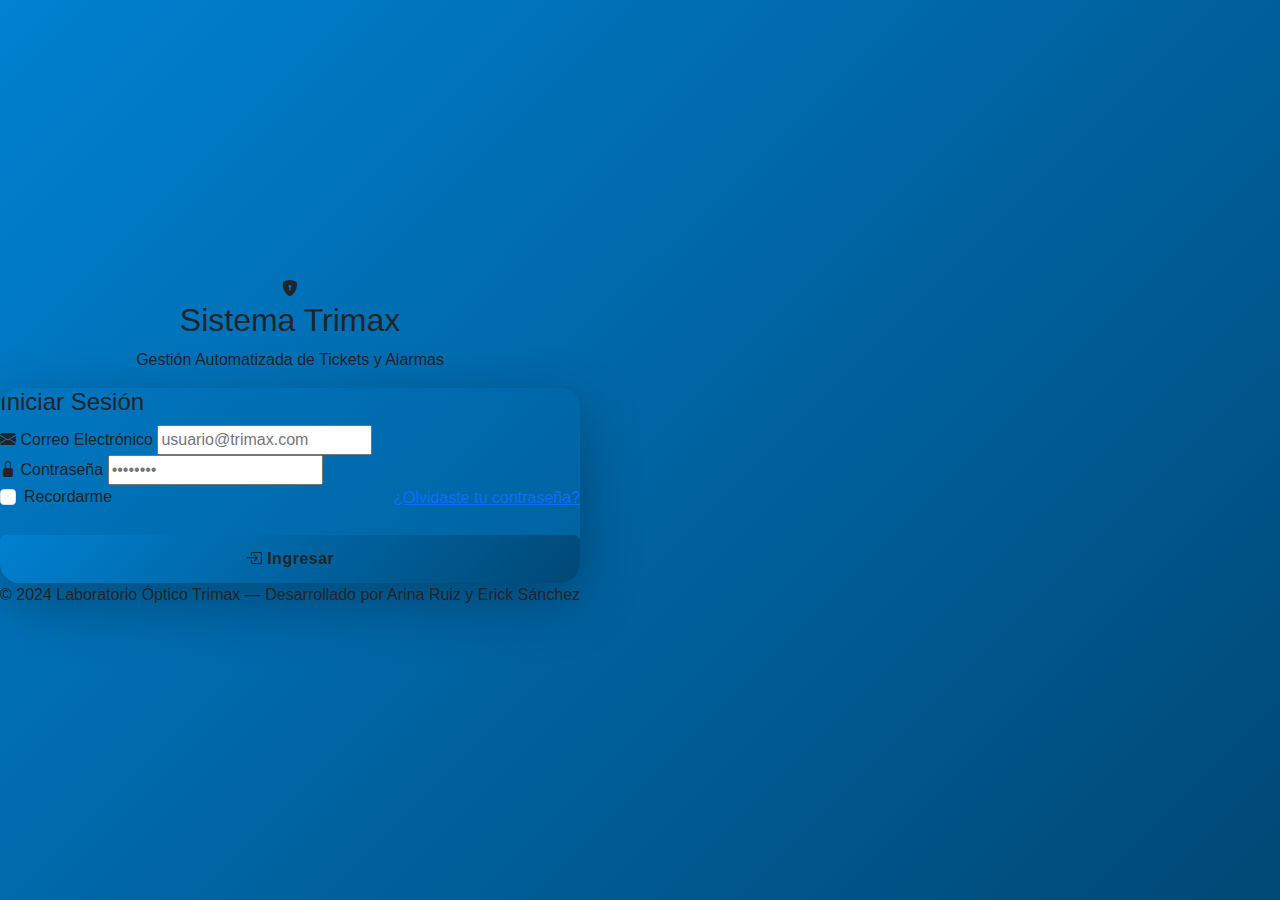
<file: login.html>
<!DOCTYPE html>
<html lang="es">

<head>
    <meta charset="UTF-8">
    <meta name="viewport" content="width=device-width, initial-scale=1.0">
    <title>Login - Sistema Trimax</title>

    <link href="https://cdn.jsdelivr.net/npm/bootstrap@5.3.0/dist/css/bootstrap.min.css" rel="stylesheet">
    <link rel="stylesheet" href="https://cdn.jsdelivr.net/npm/bootstrap-icons@1.11.0/font/bootstrap-icons.css">
    <link rel="stylesheet" href="assets/css/login.css">
</head>

<body>

    <div class="login-wrapper">

        <div class="brand-area text-center">
            <i class="bi bi-shield-lock-fill logo-icon"></i>
            <h2 class="brand-title">Sistema Trimax</h2>
            <p class="brand-subtitle">Gestión Automatizada de Tickets y Alarmas</p>
        </div>

        <div class="login-card">
            <h4 class="login-title">Iniciar Sesión</h4>

            <form>
                <div class="form-group-custom">
                    <label class="custom-label">
                        <i class="bi bi-envelope-fill"></i>
                        Correo Electrónico
                    </label>
                    <input type="email" class="custom-input" placeholder="usuario@trimax.com" required>
                </div>

                <div class="form-group-custom">
                    <label class="custom-label">
                        <i class="bi bi-lock-fill"></i>
                        Contraseña
                    </label>
                    <input type="password" class="custom-input" placeholder="••••••••" required>
                </div>

                <div class="d-flex justify-content-between align-items-center mb-4 small-options">
                    <div class="form-check">
                        <input class="form-check-input" type="checkbox" id="remember">
                        <label class="form-check-label" for="remember">Recordarme</label>
                    </div>
                    <a href="#" class="forgot-link">¿Olvidaste tu contraseña?</a>
                </div>

                <button type="submit" class="btn btn-login w-100">
                    <i class="bi bi-box-arrow-in-right"></i> Ingresar
                </button>
            </form>
        </div>

        <p class="footer-text">
            © 2024 Laboratorio Óptico Trimax — Desarrollado por Arina Ruiz y Erick Sánchez
        </p>

    </div>

</body>

</html>
</file>
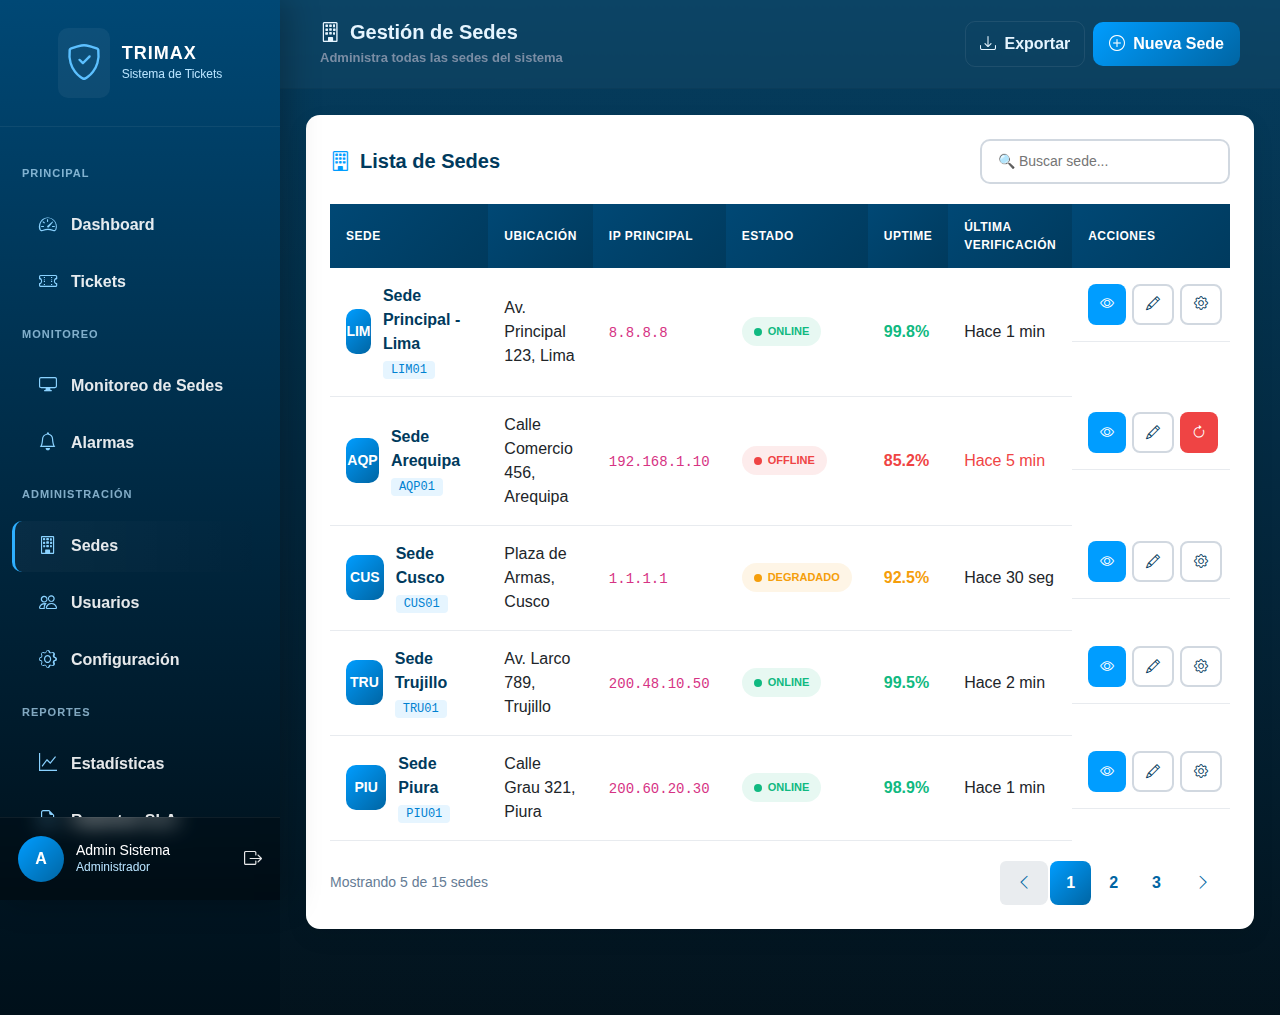
<file: sedes.html>
<!DOCTYPE html>
<html lang="es">
<head>
    <meta charset="UTF-8">
    <meta name="viewport" content="width=device-width, initial-scale=1.0">
    <title>Gestión de Sedes - Sistema Trimax</title>
    <link href="https://cdn.jsdelivr.net/npm/bootstrap@5.3.0/dist/css/bootstrap.min.css" rel="stylesheet">
    <link rel="stylesheet" href="https://cdn.jsdelivr.net/npm/bootstrap-icons@1.11.0/font/bootstrap-icons.css">
    <style>
        :root {
            --color-1: #E6F5FF; --color-2: #B8E4FF; --color-3: #8AD2FF; --color-4: #5CC0FF;
            --color-5: #2EAFFF; --color-6: #009DFF; --color-7: #0081D1; --color-8: #0065A3;
            --color-9: #004875; --color-10: #003A5D; --color-11: #00101A;
            --tinte-1: #E8EBEF; --tinte-2: #D1D8E0; --tinte-6: #7A8DA4; --tinte-7: #657C95;
            --sidebar-width: 280px; --radius-lg: 14px;
            --success: #10b981; --danger: #ef4444; --warning: #f59e0b;
        }
        * { box-sizing: border-box; -webkit-font-smoothing: antialiased; }
        body { margin: 0; font-family: "Inter", "Segoe UI", sans-serif; background: linear-gradient(180deg, var(--color-10), var(--color-11)); min-height: 100vh; }
        a { text-decoration: none; color: inherit; }

        .sidebar { position: fixed; top: 0; left: 0; height: 100vh; width: var(--sidebar-width); background: linear-gradient(180deg, var(--color-9), var(--color-11)); color: white; overflow-y: auto; z-index: 1100; padding-bottom: 90px; transition: transform .32s ease; box-shadow: 8px 0 30px rgba(0,0,0,0.25); }
        .sidebar::-webkit-scrollbar { width: 5px; }
        .sidebar::-webkit-scrollbar-thumb { background: var(--color-7); border-radius: 3px; }
        .sidebar .sidebar-header { padding: 28px 22px; border-bottom: 1px solid rgba(255,255,255,0.06); }
        .sidebar .logo { display: flex; gap: 12px; align-items: center; justify-content: center; }
        .sidebar .logo i { font-size: 36px; color: var(--color-4); background: rgba(255,255,255,0.05); padding: 8px; border-radius: 10px; }
        .sidebar h4 { margin: 0; font-size: 18px; font-weight: 700; color: white; letter-spacing: 1px; }
        .sidebar p { margin: 0; font-size: 12px; color: var(--color-2); }
        .sidebar .menu { padding: 16px 0; margin-top: 10px; }
        .sidebar .menu-section { padding: 12px 22px; font-size: 11px; text-transform: uppercase; color: var(--color-2); opacity: 0.7; letter-spacing: 1px; font-weight: 700; }
        .sidebar .menu-item { display: flex; align-items: center; gap: 12px; padding: 12px 22px; margin: 6px 12px; border-radius: 10px; color: rgba(255,255,255,0.9); font-weight: 600; transition: all .18s ease; border-left: 3px solid transparent; }
        .sidebar .menu-item i { font-size: 18px; width: 22px; text-align: center; color: var(--color-3); }
        .sidebar .menu-item:hover { transform: translateX(6px); background: rgba(255,255,255,0.03); border-left-color: var(--color-4); }
        .sidebar .menu-item.active { background: linear-gradient(90deg, rgba(255,255,255,0.03), transparent); border-left-color: var(--color-5); }
        .sidebar .user-info { position: fixed; bottom: 0; left: 0; width: var(--sidebar-width); padding: 18px; border-top: 1px solid rgba(255,255,255,0.06); display: flex; gap: 12px; align-items: center; background: rgba(0,0,0,0.2); backdrop-filter: blur(10px); }
        .avatar { width: 46px; height: 46px; border-radius: 50%; background: linear-gradient(135deg, var(--color-6), var(--color-8)); display: flex; align-items: center; justify-content: center; color: white; font-weight: 700; }
        .user-details h6 { margin: 0; font-size: 14px; color: white; }
        .user-details p { margin: 0; font-size: 12px; color: var(--color-2); }

        .main { margin-left: var(--sidebar-width); min-height: 100vh; background: linear-gradient(180deg, rgba(255,255,255,0.02), rgba(255,255,255,0.01)); padding-bottom: 60px; transition: margin-left .32s ease; }
        .topbar { padding: 20px 28px; background: rgba(255,255,255,0.03); border-bottom: 1px solid rgba(0,0,0,0.06); position: sticky; top: 0; z-index: 900; backdrop-filter: blur(6px); }
        .topbar h1 { margin: 0; font-size: 20px; font-weight: 700; color: var(--color-1); display: flex; gap: 10px; align-items: center; }
        .topbar .subtitle { margin: 4px 0 0 0; color: var(--tinte-6); font-size: 13px; }
        .btn-outline { background: transparent; border: 1px solid rgba(255,255,255,0.08); color: var(--color-1); padding: 10px 14px; border-radius: 10px; font-weight: 600; display: inline-flex; gap: 8px; align-items: center; transition: all 0.2s ease; }
        .btn-outline:hover { transform: translateY(-3px); background: rgba(255,255,255,0.05); }
        .btn-primary-corp { background: linear-gradient(135deg, var(--color-6), var(--color-8)); color: white; padding: 10px 16px; border-radius: 10px; border: none; font-weight: 700; display: inline-flex; gap: 8px; align-items: center; transition: all 0.2s ease; }
        .btn-primary-corp:hover { transform: translateY(-3px); box-shadow: 0 10px 30px rgba(0,0,0,0.18); color: white; }
        .mobile-toggle { display: none; background: var(--color-6); color: white; border: none; padding: 8px 12px; border-radius: 8px; font-size: 20px; }
        .content { padding: 26px; }
        .muted { color: var(--tinte-6); font-weight: 600; font-size: 13px; }

        /* TABLE CARD */
        .table-card { background: white; border-radius: var(--radius-lg); padding: 24px; box-shadow: 0 8px 22px rgba(0,0,0,0.08); }
        .table-header { display: flex; justify-content: space-between; align-items: center; margin-bottom: 20px; flex-wrap: wrap; gap: 15px; }
        .table-header h5 { margin: 0; font-weight: 700; color: var(--color-10); display: flex; align-items: center; gap: 10px; }
        .table-header h5 i { color: var(--color-6); }
        .search-box { display: flex; gap: 10px; }
        .search-box input { padding: 10px 16px; border: 2px solid var(--tinte-2); border-radius: 10px; font-size: 14px; min-width: 250px; }
        .search-box input:focus { outline: none; border-color: var(--color-6); }

        .custom-table { width: 100%; border-collapse: collapse; }
        .custom-table thead th { background: linear-gradient(135deg, var(--color-9), var(--color-10)); color: white; padding: 14px 16px; font-size: 12px; text-transform: uppercase; letter-spacing: 0.5px; font-weight: 700; text-align: left; }
        .custom-table tbody td { padding: 16px; border-bottom: 1px solid var(--tinte-1); vertical-align: middle; }
        .custom-table tbody tr:hover { background: var(--color-1); }

        .sede-info { display: flex; align-items: center; gap: 12px; }
        .sede-avatar { width: 45px; height: 45px; border-radius: 10px; background: linear-gradient(135deg, var(--color-6), var(--color-8)); display: flex; align-items: center; justify-content: center; color: white; font-weight: 700; font-size: 14px; }
        .sede-name { font-weight: 700; color: var(--color-10); }
        .sede-code { font-family: 'Courier New', monospace; font-size: 12px; color: var(--color-7); background: var(--color-1); padding: 2px 8px; border-radius: 4px; }

        .status-badge { display: inline-flex; align-items: center; gap: 6px; padding: 6px 12px; border-radius: 20px; font-weight: 700; font-size: 11px; text-transform: uppercase; }
        .status-badge.online { background: rgba(16, 185, 129, 0.1); color: var(--success); }
        .status-badge.offline { background: rgba(239, 68, 68, 0.1); color: var(--danger); }
        .status-badge.degraded { background: rgba(245, 158, 11, 0.1); color: var(--warning); }
        .status-dot { width: 8px; height: 8px; border-radius: 50%; animation: pulse 2s infinite; }
        .status-dot.online { background: var(--success); }
        .status-dot.offline { background: var(--danger); }
        .status-dot.degraded { background: var(--warning); }
        @keyframes pulse { 0%, 100% { opacity: 1; } 50% { opacity: 0.5; } }

        .table-actions { display: flex; gap: 6px; }
        .btn-table { padding: 8px 12px; border-radius: 8px; border: none; font-size: 14px; cursor: pointer; transition: all 0.2s ease; }
        .btn-table:hover { transform: scale(1.1); }
        .btn-table-primary { background: var(--color-6); color: white; }
        .btn-table-outline { background: white; border: 2px solid var(--tinte-2); color: var(--color-10); }
        .btn-table-danger { background: var(--danger); color: white; }

        .pagination-wrapper { display: flex; justify-content: space-between; align-items: center; margin-top: 20px; flex-wrap: wrap; gap: 15px; }
        .pagination-info { color: var(--tinte-7); font-size: 14px; }
        .pagination { margin: 0; }
        .pagination .page-link { border: none; color: var(--color-8); font-weight: 600; padding: 10px 16px; border-radius: 8px; margin: 0 3px; }
        .pagination .page-item.active .page-link { background: linear-gradient(135deg, var(--color-6), var(--color-8)); color: white; }

        .overlay { position: fixed; inset: 0; background: rgba(0,0,0,0.55); z-index: 1050; display: none; }
        .overlay.active { display: block; }

        @media (max-width: 768px) {
            .sidebar { transform: translateX(-110%); }
            .sidebar.active { transform: translateX(0); }
            .main { margin-left: 0; }
            .mobile-toggle { display: inline-block; }
            .search-box input { min-width: 150px; }
            .custom-table { font-size: 13px; }
        }
        @media (max-width: 576px) {
            .topbar h1 { font-size: 17px; }
            .btn-outline span, .btn-primary-corp span { display: none; }
            .table-responsive { overflow-x: auto; }
            .custom-table { min-width: 700px; }
        }
    </style>
</head>
<body>
    <!-- SIDEBAR -->
    <aside class="sidebar" id="sidebar">
        <div class="sidebar-header">
            <div class="logo">
                <i class="bi bi-shield-check"></i>
                <div><h4>TRIMAX</h4><p>Sistema de Tickets</p></div>
            </div>
        </div>
        <nav class="menu">
            <div class="menu-section">Principal</div>
            <a class="menu-item" href="dashboard.html"><i class="bi bi-speedometer2"></i><span>Dashboard</span></a>
            <a class="menu-item" href="tickets.html"><i class="bi bi-ticket-perforated"></i><span>Tickets</span></a>
            <div class="menu-section">Monitoreo</div>
            <a class="menu-item" href="monitoreo.html"><i class="bi bi-display"></i><span>Monitoreo de Sedes</span></a>
            <a class="menu-item" href="alarmas.html"><i class="bi bi-bell"></i><span>Alarmas</span></a>
            <div class="menu-section">Administración</div>
            <a class="menu-item active" href="sedes.html"><i class="bi bi-building"></i><span>Sedes</span></a>
            <a class="menu-item" href="usuarios.html"><i class="bi bi-people"></i><span>Usuarios</span></a>
            <a class="menu-item" href="#"><i class="bi bi-gear"></i><span>Configuración</span></a>
            <div class="menu-section">Reportes</div>
            <a class="menu-item" href="#"><i class="bi bi-graph-up"></i><span>Estadísticas</span></a>
            <a class="menu-item" href="#"><i class="bi bi-file-earmark-text"></i><span>Reportes SLA</span></a>
        </nav>
        <div class="user-info">
            <div class="avatar">A</div>
            <div class="user-details"><h6>Admin Sistema</h6><p>Administrador</p></div>
            <a href="#" style="margin-left:auto; color:rgba(255,255,255,0.9)"><i class="bi bi-box-arrow-right" style="font-size:18px"></i></a>
        </div>
    </aside>

    <div class="overlay" id="overlay"></div>

    <!-- MAIN -->
    <div class="main">
        <div class="topbar">
            <div class="container-fluid">
                <div class="row align-items-center g-3">
                    <div class="col-12 col-lg-6">
                        <div class="d-flex align-items-center gap-3">
                            <button class="mobile-toggle" id="btnToggle"><i class="bi bi-list"></i></button>
                            <div>
                                <h1><i class="bi bi-building"></i> <span>Gestión de Sedes</span></h1>
                                <p class="subtitle muted">Administra todas las sedes del sistema</p>
                            </div>
                        </div>
                    </div>
                    <div class="col-12 col-lg-6">
                        <div class="d-flex align-items-center justify-content-lg-end gap-2 flex-wrap">
                            <button class="btn-outline"><i class="bi bi-download"></i> <span>Exportar</span></button>
                            <button class="btn-primary-corp"><i class="bi bi-plus-circle"></i> <span>Nueva Sede</span></button>
                        </div>
                    </div>
                </div>
            </div>
        </div>

        <div class="content">
            <div class="table-card">
                <div class="table-header">
                    <h5><i class="bi bi-building"></i> Lista de Sedes</h5>
                    <div class="search-box">
                        <input type="text" placeholder="🔍 Buscar sede...">
                    </div>
                </div>

                <div class="table-responsive">
                    <table class="custom-table">
                        <thead>
                            <tr>
                                <th>Sede</th>
                                <th>Ubicación</th>
                                <th>IP Principal</th>
                                <th>Estado</th>
                                <th>Uptime</th>
                                <th>Última Verificación</th>
                                <th>Acciones</th>
                            </tr>
                        </thead>
                        <tbody>
                            <tr>
                                <td>
                                    <div class="sede-info">
                                        <div class="sede-avatar">LIM</div>
                                        <div>
                                            <div class="sede-name">Sede Principal - Lima</div>
                                            <span class="sede-code">LIM01</span>
                                        </div>
                                    </div>
                                </td>
                                <td>Av. Principal 123, Lima</td>
                                <td><code>8.8.8.8</code></td>
                                <td><span class="status-badge online"><span class="status-dot online"></span> Online</span></td>
                                <td><strong style="color: var(--success);">99.8%</strong></td>
                                <td>Hace 1 min</td>
                                <td class="table-actions">
                                    <button class="btn-table btn-table-primary" title="Ver"><i class="bi bi-eye"></i></button>
                                    <button class="btn-table btn-table-outline" title="Editar"><i class="bi bi-pencil"></i></button>
                                    <button class="btn-table btn-table-outline" title="Configurar"><i class="bi bi-gear"></i></button>
                                </td>
                            </tr>
                            <tr>
                                <td>
                                    <div class="sede-info">
                                        <div class="sede-avatar">AQP</div>
                                        <div>
                                            <div class="sede-name">Sede Arequipa</div>
                                            <span class="sede-code">AQP01</span>
                                        </div>
                                    </div>
                                </td>
                                <td>Calle Comercio 456, Arequipa</td>
                                <td><code>192.168.1.10</code></td>
                                <td><span class="status-badge offline"><span class="status-dot offline"></span> Offline</span></td>
                                <td><strong style="color: var(--danger);">85.2%</strong></td>
                                <td style="color: var(--danger);">Hace 5 min</td>
                                <td class="table-actions">
                                    <button class="btn-table btn-table-primary" title="Ver"><i class="bi bi-eye"></i></button>
                                    <button class="btn-table btn-table-outline" title="Editar"><i class="bi bi-pencil"></i></button>
                                    <button class="btn-table btn-table-danger" title="Forzar Check"><i class="bi bi-arrow-clockwise"></i></button>
                                </td>
                            </tr>
                            <tr>
                                <td>
                                    <div class="sede-info">
                                        <div class="sede-avatar">CUS</div>
                                        <div>
                                            <div class="sede-name">Sede Cusco</div>
                                            <span class="sede-code">CUS01</span>
                                        </div>
                                    </div>
                                </td>
                                <td>Plaza de Armas, Cusco</td>
                                <td><code>1.1.1.1</code></td>
                                <td><span class="status-badge degraded"><span class="status-dot degraded"></span> Degradado</span></td>
                                <td><strong style="color: var(--warning);">92.5%</strong></td>
                                <td>Hace 30 seg</td>
                                <td class="table-actions">
                                    <button class="btn-table btn-table-primary" title="Ver"><i class="bi bi-eye"></i></button>
                                    <button class="btn-table btn-table-outline" title="Editar"><i class="bi bi-pencil"></i></button>
                                    <button class="btn-table btn-table-outline" title="Configurar"><i class="bi bi-gear"></i></button>
                                </td>
                            </tr>
                            <tr>
                                <td>
                                    <div class="sede-info">
                                        <div class="sede-avatar">TRU</div>
                                        <div>
                                            <div class="sede-name">Sede Trujillo</div>
                                            <span class="sede-code">TRU01</span>
                                        </div>
                                    </div>
                                </td>
                                <td>Av. Larco 789, Trujillo</td>
                                <td><code>200.48.10.50</code></td>
                                <td><span class="status-badge online"><span class="status-dot online"></span> Online</span></td>
                                <td><strong style="color: var(--success);">99.5%</strong></td>
                                <td>Hace 2 min</td>
                                <td class="table-actions">
                                    <button class="btn-table btn-table-primary" title="Ver"><i class="bi bi-eye"></i></button>
                                    <button class="btn-table btn-table-outline" title="Editar"><i class="bi bi-pencil"></i></button>
                                    <button class="btn-table btn-table-outline" title="Configurar"><i class="bi bi-gear"></i></button>
                                </td>
                            </tr>
                            <tr>
                                <td>
                                    <div class="sede-info">
                                        <div class="sede-avatar">PIU</div>
                                        <div>
                                            <div class="sede-name">Sede Piura</div>
                                            <span class="sede-code">PIU01</span>
                                        </div>
                                    </div>
                                </td>
                                <td>Calle Grau 321, Piura</td>
                                <td><code>200.60.20.30</code></td>
                                <td><span class="status-badge online"><span class="status-dot online"></span> Online</span></td>
                                <td><strong style="color: var(--success);">98.9%</strong></td>
                                <td>Hace 1 min</td>
                                <td class="table-actions">
                                    <button class="btn-table btn-table-primary" title="Ver"><i class="bi bi-eye"></i></button>
                                    <button class="btn-table btn-table-outline" title="Editar"><i class="bi bi-pencil"></i></button>
                                    <button class="btn-table btn-table-outline" title="Configurar"><i class="bi bi-gear"></i></button>
                                </td>
                            </tr>
                        </tbody>
                    </table>
                </div>

                <div class="pagination-wrapper">
                    <span class="pagination-info">Mostrando 5 de 15 sedes</span>
                    <nav>
                        <ul class="pagination">
                            <li class="page-item disabled"><a class="page-link" href="#"><i class="bi bi-chevron-left"></i></a></li>
                            <li class="page-item active"><a class="page-link" href="#">1</a></li>
                            <li class="page-item"><a class="page-link" href="#">2</a></li>
                            <li class="page-item"><a class="page-link" href="#">3</a></li>
                            <li class="page-item"><a class="page-link" href="#"><i class="bi bi-chevron-right"></i></a></li>
                        </ul>
                    </nav>
                </div>
            </div>
        </div>
    </div>

    <script src="https://cdn.jsdelivr.net/npm/bootstrap@5.3.0/dist/js/bootstrap.bundle.min.js"></script>
    <script src="./assets/js/app.js"></script>
</body>
</html>
</file>
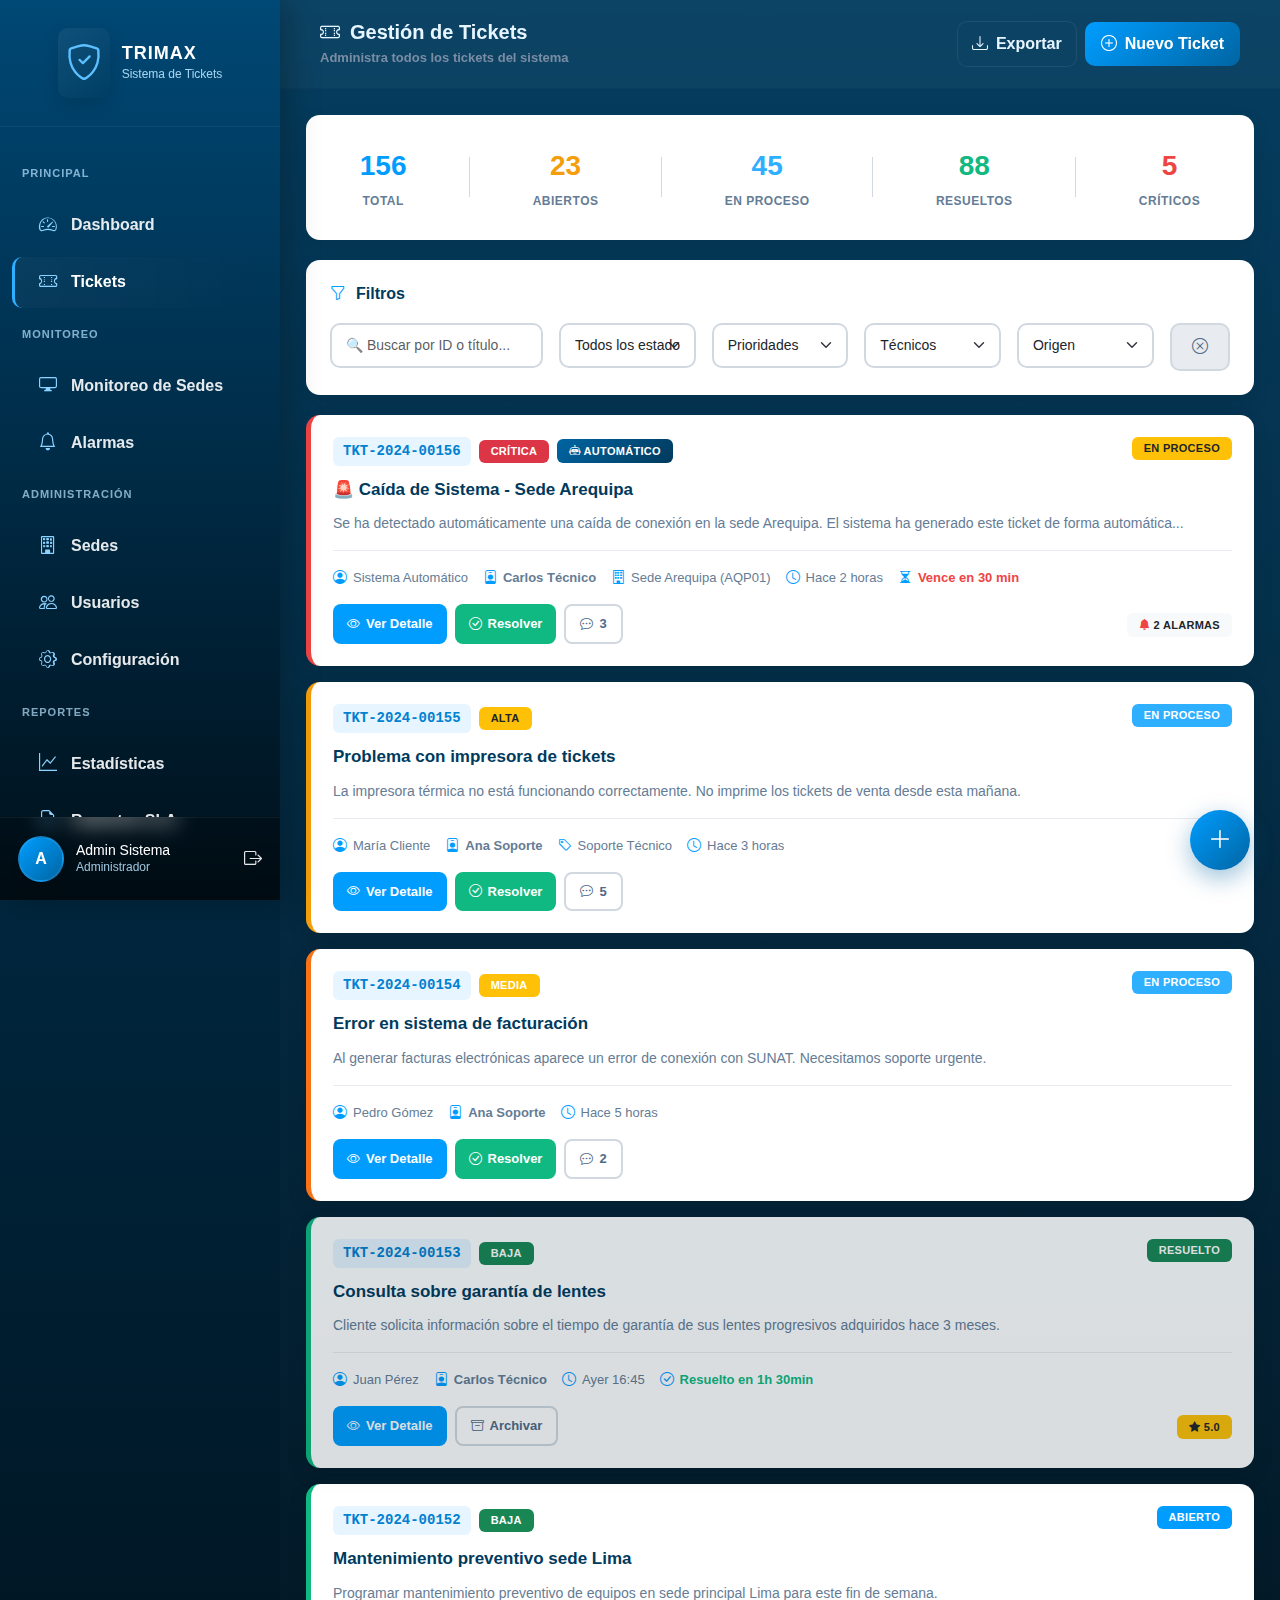
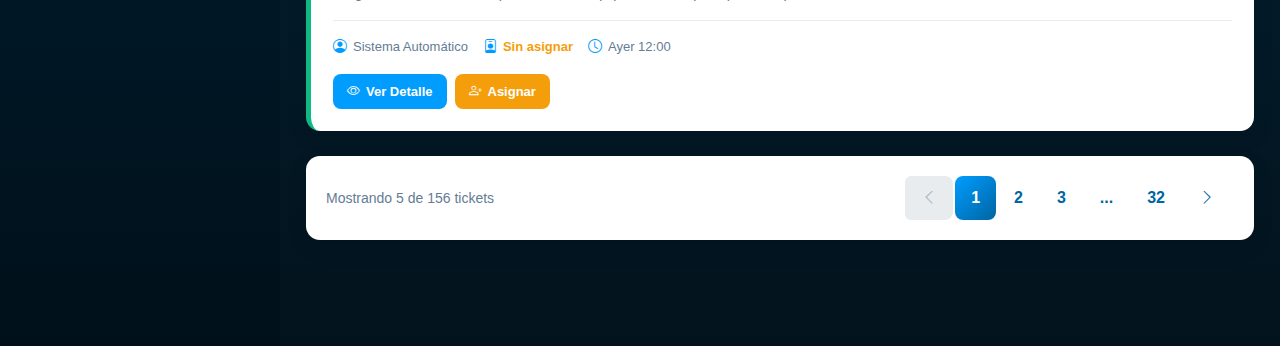
<file: tickets.html>
<!DOCTYPE html>
<html lang="es">
<head>
    <meta charset="UTF-8">
    <meta name="viewport" content="width=device-width, initial-scale=1.0">
    <title>Tickets - Sistema Trimax</title>
    <link href="https://cdn.jsdelivr.net/npm/bootstrap@5.3.0/dist/css/bootstrap.min.css" rel="stylesheet">
    <link rel="stylesheet" href="https://cdn.jsdelivr.net/npm/bootstrap-icons@1.11.0/font/bootstrap-icons.css">
    <style>
        /* ==========================================================
           PALETA DE COLORES
        ========================================================== */
        :root {
            --color-1: #E6F5FF;
            --color-2: #B8E4FF;
            --color-3: #8AD2FF;
            --color-4: #5CC0FF;
            --color-5: #2EAFFF;
            --color-6: #009DFF;
            --color-7: #0081D1;
            --color-8: #0065A3;
            --color-9: #004875;
            --color-10: #003A5D;
            --color-11: #00101A;

            --shadow-1: rgb(0 58 93);
            --shadow-2: rgb(5 53 84);
            --shadow-3: rgb(9 48 76);
            --shadow-4: rgb(12 43 68);
            --shadow-5: rgb(13 39 60);
            --shadow-6: rgb(14 34 52);
            --shadow-7: rgb(14 30 44);
            --shadow-8: rgb(14 25 36);
            --shadow-9: rgb(12 21 29);
            --shadow-10: rgb(8 15 22);
            --shadow-11: rgb(4 8 13);

            --tinte-1: #E8EBEF;
            --tinte-2: #D1D8E0;
            --tinte-3: #BBC5D0;
            --tinte-4: #A5B2C1;
            --tinte-5: #8F9FB2;
            --tinte-6: #7A8DA4;
            --tinte-7: #657C95;
            --tinte-8: #506A87;
            --tinte-9: #3A5A79;
            --tinte-10: #234A6B;
            --tinte-11: #003A5D;

            --sidebar-width: 280px;
            --radius-lg: 14px;
        }

        /* ==========================================================
           RESET Y TIPOGRAFÍA
        ========================================================== */
        * {
            box-sizing: border-box;
            -webkit-font-smoothing: antialiased;
            -moz-osx-font-smoothing: grayscale;
        }

        body {
            margin: 0;
            font-family: "Inter", "Segoe UI", Tahoma, sans-serif;
            background: linear-gradient(180deg, var(--color-10) 0%, var(--color-11) 100%);
            color: var(--color-11);
            min-height: 100vh;
        }

        a { text-decoration: none; color: inherit; }

        /* ==========================================================
           SIDEBAR
        ========================================================== */
        .sidebar {
            position: fixed;
            top: 0;
            left: 0;
            height: 100vh;
            width: var(--sidebar-width);
            background: linear-gradient(180deg, var(--color-9), var(--color-11));
            color: white;
            overflow-y: auto;
            overflow-x: hidden;
            z-index: 1100;
            padding-bottom: 90px;
            transition: transform .32s cubic-bezier(.2,.9,.2,1);
            box-shadow: 8px 0 30px rgba(0,0,0,0.25);
        }

        .sidebar::-webkit-scrollbar {
            width: 5px;
        }

        .sidebar::-webkit-scrollbar-track {
            background: var(--color-10);
        }

        .sidebar::-webkit-scrollbar-thumb {
            background: var(--color-7);
            border-radius: 3px;
        }

        .sidebar .sidebar-header {
            padding: 28px 22px;
            border-bottom: 1px solid rgba(255,255,255,0.06);
        }

        .sidebar .logo {
            display: flex;
            gap: 12px;
            align-items: center;
            justify-content: center;
        }

        .sidebar .logo i {
            font-size: 36px;
            color: var(--color-4);
            background: linear-gradient(135deg, rgba(255,255,255,0.06), rgba(0,0,0,0.06));
            padding: 8px;
            border-radius: 10px;
            box-shadow: 0 6px 18px rgba(0,0,0,0.12);
        }

        .sidebar .logo-text {
            text-align: left;
        }

        .sidebar h4 {
            margin: 0;
            font-size: 18px;
            font-weight: 700;
            color: white;
            letter-spacing: 1px;
            white-space: nowrap;
        }

        .sidebar p {
            margin: 0;
            font-size: 12px;
            color: var(--color-2);
            opacity: 0.9;
            white-space: nowrap;
        }

        .sidebar .menu {
            padding: 16px 0;
            margin-top: 10px;
        }

        .sidebar .menu-section {
            padding: 12px 22px;
            font-size: 11px;
            text-transform: uppercase;
            color: var(--color-2);
            opacity: 0.7;
            letter-spacing: 1px;
            font-weight: 700;
        }

        .sidebar .menu-item {
            display: flex;
            align-items: center;
            gap: 12px;
            padding: 12px 22px;
            margin: 6px 12px;
            border-radius: 10px;
            color: rgba(255,255,255,0.9);
            font-weight: 600;
            transition: all .18s ease;
            border-left: 3px solid transparent;
            white-space: nowrap;
        }

        .sidebar .menu-item i {
            font-size: 18px;
            width: 22px;
            text-align: center;
            color: var(--color-3);
            flex-shrink: 0;
        }

        .sidebar .menu-item:hover {
            transform: translateX(6px);
            background: rgba(255,255,255,0.03);
            border-left-color: var(--color-4);
            padding-left: 28px;
        }

        .sidebar .menu-item.active {
            background: linear-gradient(90deg, rgba(255,255,255,0.03), transparent);
            border-left-color: var(--color-5);
            color: white;
        }

        .sidebar .user-info {
            position: fixed;
            bottom: 0;
            left: 0;
            width: var(--sidebar-width);
            padding: 18px;
            border-top: 1px solid rgba(255,255,255,0.06);
            display: flex;
            gap: 12px;
            align-items: center;
            background: linear-gradient(180deg, rgba(0,0,0,0.2), rgba(0,0,0,0.3));
            backdrop-filter: blur(10px);
        }

        .avatar {
            width: 46px;
            height: 46px;
            border-radius: 50%;
            background: linear-gradient(135deg, var(--color-6), var(--color-8));
            display: flex;
            align-items: center;
            justify-content: center;
            color: white;
            font-weight: 700;
            border: 2px solid rgba(255,255,255,0.08);
            box-shadow: 0 6px 18px rgba(0,0,0,0.14);
            flex-shrink: 0;
        }

        .user-details {
            flex: 1;
            min-width: 0;
        }

        .user-details h6 {
            margin: 0;
            font-size: 14px;
            color: white;
            white-space: nowrap;
            overflow: hidden;
            text-overflow: ellipsis;
        }

        .user-details p {
            margin: 0;
            font-size: 12px;
            color: var(--color-2);
            opacity: 0.85;
            white-space: nowrap;
            overflow: hidden;
            text-overflow: ellipsis;
        }

        /* ==========================================================
           MAIN CONTENT
        ========================================================== */
        .main {
            margin-left: var(--sidebar-width);
            min-height: 100vh;
            transition: margin-left .32s cubic-bezier(.2,.9,.2,1);
            background: linear-gradient(180deg, rgba(255,255,255,0.02), rgba(255,255,255,0.01));
            padding-bottom: 80px;
        }

        /* ==========================================================
           TOP NAVBAR
        ========================================================== */
        .topbar {
            padding: 20px 28px;
            background: rgba(255,255,255,0.03);
            border-bottom: 1px solid rgba(0,0,0,0.06);
            position: sticky;
            top: 0;
            z-index: 900;
            backdrop-filter: blur(6px);
        }

        .topbar h1 {
            margin: 0;
            font-size: 20px;
            font-weight: 700;
            color: var(--color-1);
            display: flex;
            gap: 10px;
            align-items: center;
        }

        .topbar .subtitle {
            margin: 4px 0 0 0;
            color: var(--tinte-6);
            font-size: 13px;
        }

        .btn-outline {
            background: transparent;
            border: 1px solid rgba(255,255,255,0.08);
            color: var(--color-1);
            padding: 10px 14px;
            border-radius: 10px;
            font-weight: 600;
            display: inline-flex;
            gap: 8px;
            align-items: center;
            white-space: nowrap;
            transition: all 0.2s ease;
        }

        .btn-outline:hover {
            transform: translateY(-3px);
            box-shadow: 0 8px 24px rgba(0,0,0,0.12);
            background: rgba(255,255,255,0.05);
        }

        .btn-primary-corp {
            background: linear-gradient(135deg, var(--color-6), var(--color-8));
            color: white;
            padding: 10px 16px;
            border-radius: 10px;
            border: none;
            font-weight: 700;
            display: inline-flex;
            gap: 8px;
            align-items: center;
            white-space: nowrap;
            transition: all 0.2s ease;
        }

        .btn-primary-corp:hover {
            transform: translateY(-3px);
            box-shadow: 0 10px 30px rgba(0,0,0,0.18);
            color: white;
        }

        .mobile-toggle {
            display: none;
            background: var(--color-6);
            color: white;
            border: none;
            padding: 8px 12px;
            border-radius: 8px;
            font-size: 20px;
        }

        /* ==========================================================
           CONTENT AREA
        ========================================================== */
        .content {
            padding: 26px;
        }

        /* ==========================================================
           STATS BAR
        ========================================================== */
        .stats-bar {
            background: white;
            border-radius: var(--radius-lg);
            padding: 20px;
            box-shadow: 0 8px 22px rgba(0,0,0,0.08);
            margin-bottom: 20px;
        }

        .stats-bar-content {
            display: flex;
            justify-content: space-around;
            align-items: center;
            flex-wrap: wrap;
            gap: 15px;
        }

        .stat-item {
            text-align: center;
            padding: 10px 20px;
        }

        .stat-item-value {
            font-size: 28px;
            font-weight: 800;
            margin-bottom: 5px;
        }

        .stat-item-label {
            font-size: 12px;
            color: var(--tinte-7);
            text-transform: uppercase;
            letter-spacing: 0.5px;
            font-weight: 600;
        }

        .stat-divider {
            width: 1px;
            height: 40px;
            background: var(--tinte-2);
        }

        /* ==========================================================
           FILTERS CARD
        ========================================================== */
        .filters-card {
            background: white;
            border-radius: var(--radius-lg);
            padding: 24px;
            box-shadow: 0 8px 22px rgba(0,0,0,0.08);
            margin-bottom: 20px;
        }

        .filters-card h5 {
            margin: 0 0 20px 0;
            font-weight: 700;
            color: var(--color-10);
            display: flex;
            align-items: center;
            gap: 10px;
            font-size: 16px;
        }

        .filters-card h5 i {
            color: var(--color-6);
        }

        .form-control,
        .form-select {
            border: 2px solid var(--tinte-2);
            border-radius: 10px;
            padding: 10px 14px;
            font-size: 14px;
            transition: all 0.2s ease;
        }

        .form-control:focus,
        .form-select:focus {
            border-color: var(--color-6);
            box-shadow: 0 0 0 3px rgba(0, 157, 255, 0.1);
        }

        .btn-filter-clear {
            background: var(--tinte-1);
            border: 2px solid var(--tinte-2);
            color: var(--tinte-8);
            padding: 10px 14px;
            border-radius: 10px;
            transition: all 0.2s ease;
        }

        .btn-filter-clear:hover {
            background: var(--color-1);
            border-color: var(--color-6);
            color: var(--color-8);
        }

        /* ==========================================================
           TICKETS GRID
        ========================================================== */
        .tickets-grid {
            display: grid;
            gap: 16px;
        }

        .ticket-card {
            background: white;
            border-radius: var(--radius-lg);
            padding: 22px;
            box-shadow: 0 8px 22px rgba(0,0,0,0.08);
            transition: all 0.25s ease;
            border-left: 5px solid;
            cursor: pointer;
        }

        .ticket-card:hover {
            transform: translateY(-4px);
            box-shadow: 0 12px 30px rgba(0,0,0,0.12);
        }

        .ticket-card.critica { border-left-color: #ef4444; }
        .ticket-card.alta { border-left-color: #f59e0b; }
        .ticket-card.media { border-left-color: #f97316; }
        .ticket-card.baja { border-left-color: #10b981; }

        .ticket-header {
            display: flex;
            justify-content: space-between;
            align-items: flex-start;
            margin-bottom: 12px;
            flex-wrap: wrap;
            gap: 10px;
        }

        .ticket-id {
            font-family: 'Courier New', monospace;
            font-weight: 700;
            font-size: 14px;
            color: var(--color-7);
            background: var(--color-1);
            padding: 4px 10px;
            border-radius: 6px;
        }

        .ticket-title {
            font-size: 17px;
            font-weight: 700;
            color: var(--color-10);
            margin: 12px 0;
            line-height: 1.4;
        }

        .ticket-desc {
            color: var(--tinte-7);
            font-size: 14px;
            line-height: 1.5;
            margin: 0;
        }

        .ticket-meta {
            display: flex;
            flex-wrap: wrap;
            gap: 15px;
            margin-top: 16px;
            padding-top: 16px;
            border-top: 1px solid var(--tinte-1);
            font-size: 13px;
            color: var(--tinte-7);
        }

        .ticket-meta-item {
            display: flex;
            align-items: center;
            gap: 6px;
        }

        .ticket-meta-item i {
            color: var(--color-6);
            font-size: 14px;
        }

        .ticket-footer {
            display: flex;
            justify-content: space-between;
            align-items: center;
            margin-top: 16px;
            flex-wrap: wrap;
            gap: 12px;
        }

        .ticket-actions {
            display: flex;
            gap: 8px;
            flex-wrap: wrap;
        }

        /* ==========================================================
           BADGES
        ========================================================== */
        .badge {
            padding: 6px 12px;
            font-weight: 600;
            border-radius: 6px;
            font-size: 11px;
            text-transform: uppercase;
            letter-spacing: 0.3px;
        }

        .badge-auto {
            background: linear-gradient(135deg, var(--color-8), var(--color-10));
            color: white;
        }

        /* ==========================================================
           BUTTONS
        ========================================================== */
        .btn-action {
            padding: 8px 14px;
            border-radius: 8px;
            font-weight: 600;
            font-size: 13px;
            border: none;
            display: inline-flex;
            align-items: center;
            gap: 6px;
            transition: all 0.2s ease;
        }

        .btn-action:hover {
            transform: translateY(-2px);
        }

        .btn-action-primary {
            background: var(--color-6);
            color: white;
        }

        .btn-action-primary:hover {
            background: var(--color-7);
            color: white;
        }

        .btn-action-success {
            background: #10b981;
            color: white;
        }

        .btn-action-success:hover {
            background: #059669;
            color: white;
        }

        .btn-action-warning {
            background: #f59e0b;
            color: white;
        }

        .btn-action-warning:hover {
            background: #d97706;
            color: white;
        }

        .btn-action-outline {
            background: white;
            border: 2px solid var(--tinte-2);
            color: var(--tinte-8);
        }

        .btn-action-outline:hover {
            border-color: var(--color-6);
            color: var(--color-7);
        }

        /* ==========================================================
           FAB (FLOATING ACTION BUTTON)
        ========================================================== */
        .fab {
            position: fixed;
            bottom: 30px;
            right: 30px;
            width: 60px;
            height: 60px;
            border-radius: 50%;
            background: linear-gradient(135deg, var(--color-6), var(--color-8));
            color: white;
            border: none;
            box-shadow: 0 8px 25px rgba(0, 101, 163, 0.4);
            font-size: 24px;
            cursor: pointer;
            transition: all 0.3s ease;
            z-index: 999;
            display: flex;
            align-items: center;
            justify-content: center;
        }

        .fab:hover {
            transform: scale(1.1) rotate(90deg);
            box-shadow: 0 12px 35px rgba(0, 101, 163, 0.5);
        }

        /* ==========================================================
           PAGINATION
        ========================================================== */
        .pagination-wrapper {
            display: flex;
            justify-content: space-between;
            align-items: center;
            margin-top: 25px;
            padding: 20px;
            background: white;
            border-radius: var(--radius-lg);
            box-shadow: 0 8px 22px rgba(0,0,0,0.08);
            flex-wrap: wrap;
            gap: 15px;
        }

        .pagination-info {
            color: var(--tinte-7);
            font-size: 14px;
            font-weight: 500;
        }

        .pagination {
            margin: 0;
        }

        .pagination .page-link {
            border: none;
            color: var(--color-8);
            font-weight: 600;
            padding: 10px 16px;
            margin: 0 3px;
            border-radius: 8px;
            transition: all 0.2s ease;
        }

        .pagination .page-link:hover {
            background: var(--color-1);
            color: var(--color-7);
        }

        .pagination .page-item.active .page-link {
            background: linear-gradient(135deg, var(--color-6), var(--color-8));
            color: white;
        }

        .pagination .page-item.disabled .page-link {
            color: var(--tinte-4);
        }

        /* ==========================================================
           OVERLAY PARA MOBILE
        ========================================================== */
        .overlay {
            position: fixed;
            inset: 0;
            background: rgba(0,0,0,0.55);
            z-index: 1050;
            display: none;
        }

        .overlay.active {
            display: block;
        }

        /* ==========================================================
           UTILITIES
        ========================================================== */
        .text-danger-custom { color: #ef4444 !important; }
        .text-warning-custom { color: #f59e0b !important; }
        .text-success-custom { color: #10b981 !important; }

        .muted {
            color: var(--tinte-7);
            font-weight: 600;
            font-size: 13px;
        }

        /* ==========================================================
           RESPONSIVE
        ========================================================== */
        @media (max-width: 1200px) {
            .stat-item-value {
                font-size: 24px;
            }
        }

        @media (max-width: 992px) {
            :root {
                --sidebar-width: 260px;
            }

            .topbar {
                padding: 16px 20px;
            }

            .content {
                padding: 20px;
            }

            .stat-divider {
                display: none;
            }

            .stat-item {
                flex: 1 1 calc(33% - 10px);
            }
        }

        @media (max-width: 768px) {
            .sidebar {
                transform: translateX(-110%);
            }

            .sidebar.active {
                transform: translateX(0);
                box-shadow: 12px 0 36px rgba(0,0,0,0.3);
            }

            .main {
                margin-left: 0;
            }

            .mobile-toggle {
                display: inline-block;
            }

            .topbar {
                padding: 14px 16px;
            }

            .content {
                padding: 16px;
            }

            .filters-card .row > div {
                margin-bottom: 10px;
            }

            .ticket-title {
                font-size: 16px;
            }

            .ticket-meta {
                gap: 10px;
            }

            .stat-item {
                flex: 1 1 calc(50% - 10px);
            }
        }

        @media (max-width: 576px) {
            .topbar h1 {
                font-size: 17px;
            }

            .btn-outline span,
            .btn-primary-corp span {
                display: none;
            }

            .ticket-card {
                padding: 18px;
            }

            .ticket-actions {
                width: 100%;
            }

            .ticket-actions .btn-action {
                flex: 1;
                justify-content: center;
            }

            .pagination-wrapper {
                flex-direction: column;
                text-align: center;
            }

            .fab {
                width: 54px;
                height: 54px;
                bottom: 20px;
                right: 20px;
            }
        }
    </style>
</head>
<body>
    <!-- SIDEBAR -->
    <aside class="sidebar" id="sidebar">
        <div class="sidebar-header">
            <div class="logo">
                <i class="bi bi-shield-check"></i>
                <div class="logo-text">
                    <h4>TRIMAX</h4>
                    <p>Sistema de Tickets</p>
                </div>
            </div>
        </div>

        <nav class="menu">
            <div class="menu-section">Principal</div>
            <a class="menu-item" href="dashboard.html">
                <i class="bi bi-speedometer2"></i>
                <span>Dashboard</span>
            </a>
            <a class="menu-item active" href="tickets.html">
                <i class="bi bi-ticket-perforated"></i>
                <span>Tickets</span>
            </a>

            <div class="menu-section">Monitoreo</div>
            <a class="menu-item" href="#">
                <i class="bi bi-display"></i>
                <span>Monitoreo de Sedes</span>
            </a>
            <a class="menu-item" href="#">
                <i class="bi bi-bell"></i>
                <span>Alarmas</span>
            </a>

            <div class="menu-section">Administración</div>
            <a class="menu-item" href="#">
                <i class="bi bi-building"></i>
                <span>Sedes</span>
            </a>
            <a class="menu-item" href="#">
                <i class="bi bi-people"></i>
                <span>Usuarios</span>
            </a>
            <a class="menu-item" href="#">
                <i class="bi bi-gear"></i>
                <span>Configuración</span>
            </a>

            <div class="menu-section">Reportes</div>
            <a class="menu-item" href="#">
                <i class="bi bi-graph-up"></i>
                <span>Estadísticas</span>
            </a>
            <a class="menu-item" href="#">
                <i class="bi bi-file-earmark-text"></i>
                <span>Reportes SLA</span>
            </a>
        </nav>

        <div class="user-info">
            <div class="avatar">A</div>
            <div class="user-details">
                <h6>Admin Sistema</h6>
                <p>Administrador</p>
            </div>
            <div style="margin-left:auto;">
                <a href="#" title="Cerrar sesión" style="color:rgba(255,255,255,0.9)">
                    <i class="bi-box-arrow-right bi" style="font-size:18px"></i>
                </a>
            </div>
        </div>
    </aside>

    <!-- OVERLAY MOBILE -->
    <div class="overlay" id="overlay"></div>

    <!-- MAIN -->
    <div class="main">
        <!-- TOPBAR -->
        <div class="topbar">
            <div class="container-fluid">
                <div class="align-items-center row g-3">
                    <div class="col-12 col-lg-6">
                        <div class="d-flex align-items-center gap-3">
                            <button class="mobile-toggle" id="btnToggle">
                                <i class="bi bi-list"></i>
                            </button>
                            <div>
                                <h1>
                                    <i class="bi bi-ticket-perforated"></i>
                                    <span>Gestión de Tickets</span>
                                </h1>
                                <p class="subtitle muted">Administra todos los tickets del sistema</p>
                            </div>
                        </div>
                    </div>
                    <div class="col-12 col-lg-6">
                        <div class="d-flex flex-wrap justify-content-lg-end align-items-center gap-2">
                            <button class="btn-outline">
                                <i class="bi bi-download"></i>
                                <span>Exportar</span>
                            </button>
                            <button class="btn-primary-corp">
                                <i class="bi bi-plus-circle"></i>
                                <span>Nuevo Ticket</span>
                            </button>
                        </div>
                    </div>
                </div>
            </div>
        </div>

        <!-- CONTENT -->
        <div class="content">
            <!-- STATS BAR -->
            <div class="stats-bar">
                <div class="stats-bar-content">
                    <div class="stat-item">
                        <div class="stat-item-value" style="color: var(--color-6);">156</div>
                        <div class="stat-item-label">Total</div>
                    </div>
                    <div class="stat-divider"></div>
                    <div class="stat-item">
                        <div class="stat-item-value" style="color: #f59e0b;">23</div>
                        <div class="stat-item-label">Abiertos</div>
                    </div>
                    <div class="stat-divider"></div>
                    <div class="stat-item">
                        <div class="stat-item-value" style="color: var(--color-5);">45</div>
                        <div class="stat-item-label">En Proceso</div>
                    </div>
                    <div class="stat-divider"></div>
                    <div class="stat-item">
                        <div class="stat-item-value" style="color: #10b981;">88</div>
                        <div class="stat-item-label">Resueltos</div>
                    </div>
                    <div class="stat-divider"></div>
                    <div class="stat-item">
                        <div class="stat-item-value" style="color: #ef4444;">5</div>
                        <div class="stat-item-label">Críticos</div>
                    </div>
                </div>
            </div>

            <!-- FILTERS -->
            <div class="filters-card">
                <h5><i class="bi bi-funnel"></i> Filtros</h5>
                <div class="row g-3">
                    <div class="col-12 col-md-6 col-lg-3">
                        <input type="text" class="form-control" placeholder="🔍 Buscar por ID o título...">
                    </div>
                    <div class="col-6 col-md-3 col-lg-2">
                        <select class="form-select">
                            <option value="">Todos los estados</option>
                            <option>Abierto</option>
                            <option>En Proceso</option>
                            <option>Pendiente</option>
                            <option>Resuelto</option>
                            <option>Cerrado</option>
                        </select>
                    </div>
                    <div class="col-6 col-md-3 col-lg-2">
                        <select class="form-select">
                            <option value="">Prioridades</option>
                            <option>Crítica</option>
                            <option>Alta</option>
                            <option>Media</option>
                            <option>Baja</option>
                        </select>
                    </div>
                    <div class="col-6 col-md-3 col-lg-2">
                        <select class="form-select">
                            <option value="">Técnicos</option>
                            <option>Carlos Técnico</option>
                            <option>Ana Soporte</option>
                            <option>Sin asignar</option>
                        </select>
                    </div>
                    <div class="col-6 col-md-3 col-lg-2">
                        <select class="form-select">
                            <option value="">Origen</option>
                            <option>Manual</option>
                            <option>Automático</option>
                        </select>
                    </div>
                    <div class="col-12 col-lg-1">
                        <button class="btn-filter-clear w-100">
                            <i class="bi bi-x-circle"></i>
                        </button>
                    </div>
                </div>
            </div>

            <!-- TICKETS GRID -->
            <div class="tickets-grid">
                <!-- Ticket 1 - CRÍTICO -->
                <div class="ticket-card critica">
                    <div class="ticket-header">
                        <div class="d-flex flex-wrap align-items-center gap-2">
                            <span class="ticket-id">TKT-2024-00156</span>
                            <span class="bg-danger badge">Crítica</span>
                            <span class="badge badge-auto">
                                <i class="bi bi-robot"></i> Automático
                            </span>
                        </div>
                        <span class="bg-warning text-dark badge">En Proceso</span>
                    </div>

                    <div class="ticket-title">
                        🚨 Caída de Sistema - Sede Arequipa
                    </div>

                    <p class="ticket-desc">
                        Se ha detectado automáticamente una caída de conexión en la sede Arequipa. El sistema ha generado este ticket de forma automática...
                    </p>

                    <div class="ticket-meta">
                        <div class="ticket-meta-item">
                            <i class="bi bi-person-circle"></i>
                            <span>Sistema Automático</span>
                        </div>
                        <div class="ticket-meta-item">
                            <i class="bi bi-person-badge"></i>
                            <span><strong>Carlos Técnico</strong></span>
                        </div>
                        <div class="ticket-meta-item">
                            <i class="bi bi-building"></i>
                            <span>Sede Arequipa (AQP01)</span>
                        </div>
                        <div class="ticket-meta-item">
                            <i class="bi bi-clock"></i>
                            <span>Hace 2 horas</span>
                        </div>
                        <div class="text-danger-custom ticket-meta-item">
                            <i class="bi bi-hourglass-split"></i>
                            <strong>Vence en 30 min</strong>
                        </div>
                    </div>

                    <div class="ticket-footer">
                        <div class="ticket-actions">
                            <button class="btn-action btn-action-primary">
                                <i class="bi bi-eye"></i> Ver Detalle
                            </button>
                            <button class="btn-action btn-action-success">
                                <i class="bi bi-check-circle"></i> Resolver
                            </button>
                            <button class="btn-action-outline btn-action">
                                <i class="bi bi-chat-dots"></i> 3
                            </button>
                        </div>
                        <div>
                            <span class="bg-light text-dark badge">
                                <i class="text-danger-custom bi bi-bell-fill"></i> 2 Alarmas
                            </span>
                        </div>
                    </div>
                </div>

                <!-- Ticket 2 - ALTA -->
                <div class="ticket-card alta">
                    <div class="ticket-header">
                        <div class="d-flex flex-wrap align-items-center gap-2">
                            <span class="ticket-id">TKT-2024-00155</span>
                            <span class="bg-warning text-dark badge">Alta</span>
                        </div>
                        <span class="badge" style="background: var(--color-5); color: white;">En Proceso</span>
                    </div>

                    <div class="ticket-title">
                        Problema con impresora de tickets
                    </div>

                    <p class="ticket-desc">
                        La impresora térmica no está funcionando correctamente. No imprime los tickets de venta desde esta mañana.
                    </p>

                    <div class="ticket-meta">
                        <div class="ticket-meta-item">
                            <i class="bi bi-person-circle"></i>
                            <span>María Cliente</span>
                        </div>
                        <div class="ticket-meta-item">
                            <i class="bi bi-person-badge"></i>
                            <span><strong>Ana Soporte</strong></span>
                        </div>
                        <div class="ticket-meta-item">
                            <i class="bi bi-tag"></i>
                            <span>Soporte Técnico</span>
                        </div>
                        <div class="ticket-meta-item">
                            <i class="bi bi-clock"></i>
                            <span>Hace 3 horas</span>
                        </div>
                    </div>

                    <div class="ticket-footer">
                        <div class="ticket-actions">
                            <button class="btn-action btn-action-primary">
                                <i class="bi bi-eye"></i> Ver Detalle
                            </button>
                            <button class="btn-action btn-action-success">
                                <i class="bi bi-check-circle"></i> Resolver
                            </button>
                            <button class="btn-action-outline btn-action">
                                <i class="bi bi-chat-dots"></i> 5
                            </button>
                        </div>
                    </div>
                </div>

                <!-- Ticket 3 - MEDIA -->
                <div class="ticket-card media">
                    <div class="ticket-header">
                        <div class="d-flex flex-wrap align-items-center gap-2">
                            <span class="ticket-id">TKT-2024-00154</span>
                            <span class="bg-warning badge">Media</span>
                        </div>
                        <span class="badge" style="background: var(--color-5); color: white;">En Proceso</span>
                    </div>

                    <div class="ticket-title">
                        Error en sistema de facturación
                    </div>

                    <p class="ticket-desc">
                        Al generar facturas electrónicas aparece un error de conexión con SUNAT. Necesitamos soporte urgente.
                    </p>

                    <div class="ticket-meta">
                        <div class="ticket-meta-item">
                            <i class="bi bi-person-circle"></i>
                            <span>Pedro Gómez</span>
                        </div>
                        <div class="ticket-meta-item">
                            <i class="bi bi-person-badge"></i>
                            <span><strong>Ana Soporte</strong></span>
                        </div>
                        <div class="ticket-meta-item">
                            <i class="bi bi-clock"></i>
                            <span>Hace 5 horas</span>
                        </div>
                    </div>

                    <div class="ticket-footer">
                        <div class="ticket-actions">
                            <button class="btn-action btn-action-primary">
                                <i class="bi bi-eye"></i> Ver Detalle
                            </button>
                            <button class="btn-action btn-action-success">
                                <i class="bi bi-check-circle"></i> Resolver
                            </button>
                            <button class="btn-action-outline btn-action">
                                <i class="bi bi-chat-dots"></i> 2
                            </button>
                        </div>
                    </div>
                </div>

                <!-- Ticket 4 - BAJA (RESUELTO) -->
                <div class="ticket-card baja" style="opacity: 0.85;">
                    <div class="ticket-header">
                        <div class="d-flex flex-wrap align-items-center gap-2">
                            <span class="ticket-id">TKT-2024-00153</span>
                            <span class="bg-success badge">Baja</span>
                        </div>
                        <span class="bg-success badge">Resuelto</span>
                    </div>

                    <div class="ticket-title">
                        Consulta sobre garantía de lentes
                    </div>

                    <p class="ticket-desc">
                        Cliente solicita información sobre el tiempo de garantía de sus lentes progresivos adquiridos hace 3 meses.
                    </p>

                    <div class="ticket-meta">
                        <div class="ticket-meta-item">
                            <i class="bi bi-person-circle"></i>
                            <span>Juan Pérez</span>
                        </div>
                        <div class="ticket-meta-item">
                            <i class="bi bi-person-badge"></i>
                            <span><strong>Carlos Técnico</strong></span>
                        </div>
                        <div class="ticket-meta-item">
                            <i class="bi bi-clock"></i>
                            <span>Ayer 16:45</span>
                        </div>
                        <div class="text-success-custom ticket-meta-item">
                            <i class="bi bi-check-circle"></i>
                            <strong>Resuelto en 1h 30min</strong>
                        </div>
                    </div>

                    <div class="ticket-footer">
                        <div class="ticket-actions">
                            <button class="btn-action btn-action-primary">
                                <i class="bi bi-eye"></i> Ver Detalle
                            </button>
                            <button class="btn-action-outline btn-action">
                                <i class="bi bi-archive"></i> Archivar
                            </button>
                        </div>
                        <div>
                            <span class="bg-warning text-dark badge">
                                <i class="bi bi-star-fill"></i> 5.0
                            </span>
                        </div>
                    </div>
                </div>

                <!-- Ticket 5 - BAJA (ABIERTO) -->
                <div class="ticket-card baja">
                    <div class="ticket-header">
                        <div class="d-flex flex-wrap align-items-center gap-2">
                            <span class="ticket-id">TKT-2024-00152</span>
                            <span class="bg-success badge">Baja</span>
                        </div>
                        <span class="badge" style="background: var(--color-6); color: white;">Abierto</span>
                    </div>

                    <div class="ticket-title">
                        Mantenimiento preventivo sede Lima
                    </div>

                    <p class="ticket-desc">
                        Programar mantenimiento preventivo de equipos en sede principal Lima para este fin de semana.
                    </p>

                    <div class="ticket-meta">
                        <div class="ticket-meta-item">
                            <i class="bi bi-person-circle"></i>
                            <span>Sistema Automático</span>
                        </div>
                        <div class="text-warning-custom ticket-meta-item">
                            <i class="bi bi-person-badge"></i>
                            <strong>Sin asignar</strong>
                        </div>
                        <div class="ticket-meta-item">
                            <i class="bi bi-clock"></i>
                            <span>Ayer 12:00</span>
                        </div>
                    </div>

                    <div class="ticket-footer">
                        <div class="ticket-actions">
                            <button class="btn-action btn-action-primary">
                                <i class="bi bi-eye"></i> Ver Detalle
                            </button>
                            <button class="btn-action btn-action-warning">
                                <i class="bi bi-person-plus"></i> Asignar
                            </button>
                        </div>
                    </div>
                </div>
            </div>

            <!-- PAGINATION -->
            <div class="pagination-wrapper">
                <span class="pagination-info">Mostrando 5 de 156 tickets</span>
                <nav>
                    <ul class="pagination">
                        <li class="page-item disabled">
                            <a class="page-link" href="#"><i class="bi-chevron-left bi"></i></a>
                        </li>
                        <li class="page-item active"><a class="page-link" href="#">1</a></li>
                        <li class="page-item"><a class="page-link" href="#">2</a></li>
                        <li class="page-item"><a class="page-link" href="#">3</a></li>
                        <li class="page-item"><a class="page-link" href="#">...</a></li>
                        <li class="page-item"><a class="page-link" href="#">32</a></li>
                        <li class="page-item">
                            <a class="page-link" href="#"><i class="bi-chevron-right bi"></i></a>
                        </li>
                    </ul>
                </nav>
            </div>
        </div>
    </div>

    <!-- FLOATING ACTION BUTTON -->
    <button class="fab" title="Nuevo Ticket">
        <i class="bi bi-plus-lg"></i>
    </button>

    <script src="https://cdn.jsdelivr.net/npm/bootstrap@5.3.0/dist/js/bootstrap.bundle.min.js"></script>
    <script src="./assets/js/app.js"></script>
</body>
</html>
</file>
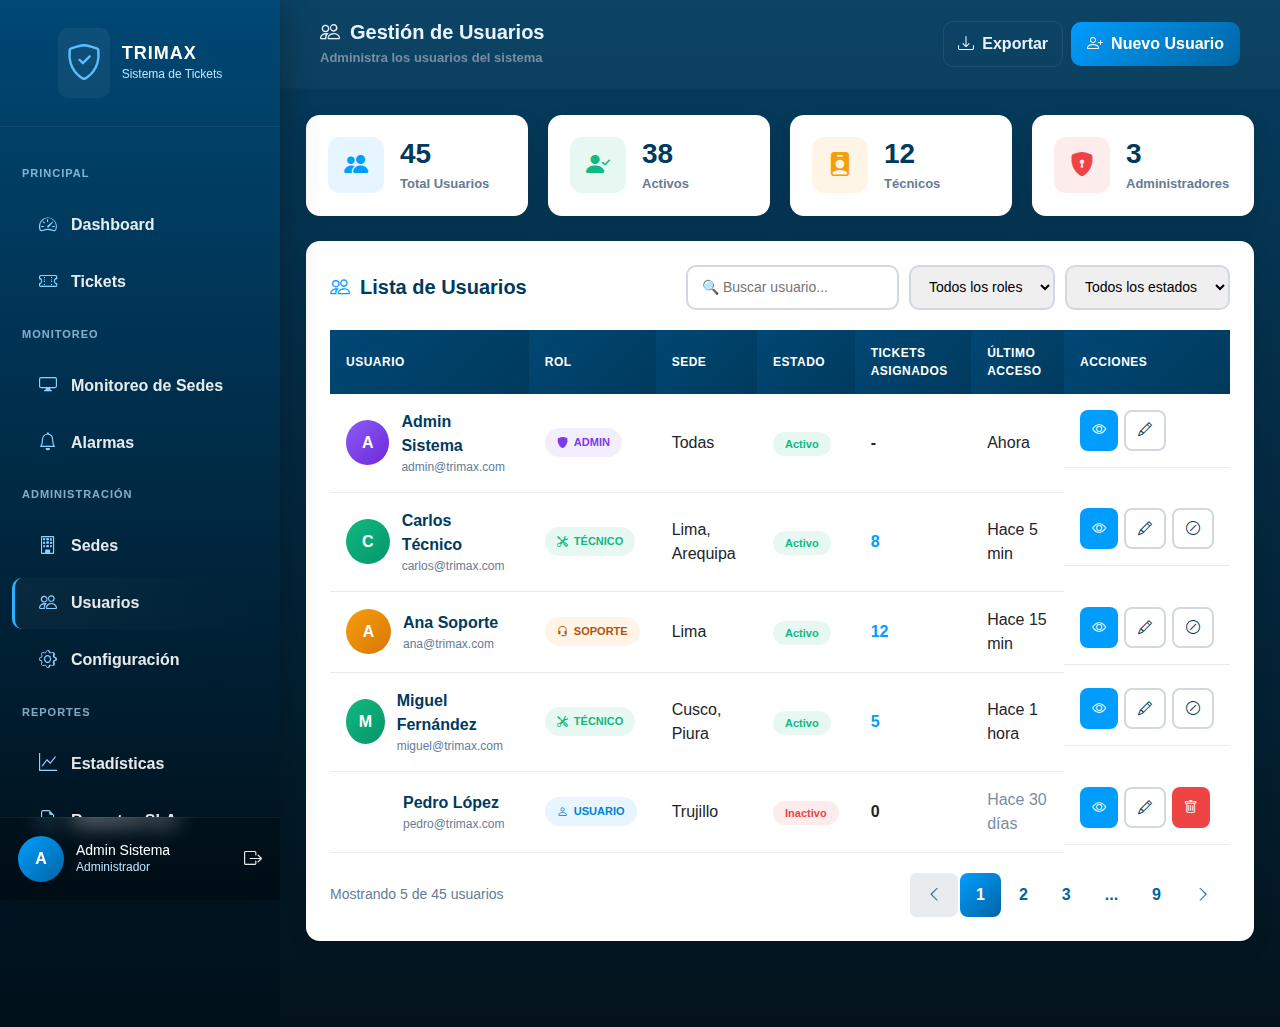
<file: usuarios.html>
<!DOCTYPE html>
<html lang="es">

<head>
    <meta charset="UTF-8">
    <meta name="viewport" content="width=device-width, initial-scale=1.0">
    <title>Gestión de Usuarios - Sistema Trimax</title>
    <link href="https://cdn.jsdelivr.net/npm/bootstrap@5.3.0/dist/css/bootstrap.min.css" rel="stylesheet">
    <link rel="stylesheet" href="https://cdn.jsdelivr.net/npm/bootstrap-icons@1.11.0/font/bootstrap-icons.css">
    <style>
        :root {
            --color-1: #E6F5FF;
            --color-2: #B8E4FF;
            --color-3: #8AD2FF;
            --color-4: #5CC0FF;
            --color-5: #2EAFFF;
            --color-6: #009DFF;
            --color-7: #0081D1;
            --color-8: #0065A3;
            --color-9: #004875;
            --color-10: #003A5D;
            --color-11: #00101A;
            --tinte-1: #E8EBEF;
            --tinte-2: #D1D8E0;
            --tinte-6: #7A8DA4;
            --tinte-7: #657C95;
            --sidebar-width: 280px;
            --radius-lg: 14px;
            --success: #10b981;
            --danger: #ef4444;
            --warning: #f59e0b;
        }

        * {
            box-sizing: border-box;
            -webkit-font-smoothing: antialiased;
        }

        body {
            margin: 0;
            font-family: "Inter", "Segoe UI", sans-serif;
            background: linear-gradient(180deg, var(--color-10), var(--color-11));
            min-height: 100vh;
        }

        a {
            text-decoration: none;
            color: inherit;
        }

        .sidebar {
            position: fixed;
            top: 0;
            left: 0;
            height: 100vh;
            width: var(--sidebar-width);
            background: linear-gradient(180deg, var(--color-9), var(--color-11));
            color: white;
            overflow-y: auto;
            z-index: 1100;
            padding-bottom: 90px;
            transition: transform .32s ease;
            box-shadow: 8px 0 30px rgba(0, 0, 0, 0.25);
        }

        .sidebar::-webkit-scrollbar {
            width: 5px;
        }

        .sidebar::-webkit-scrollbar-thumb {
            background: var(--color-7);
            border-radius: 3px;
        }

        .sidebar .sidebar-header {
            padding: 28px 22px;
            border-bottom: 1px solid rgba(255, 255, 255, 0.06);
        }

        .sidebar .logo {
            display: flex;
            gap: 12px;
            align-items: center;
            justify-content: center;
        }

        .sidebar .logo i {
            font-size: 36px;
            color: var(--color-4);
            background: rgba(255, 255, 255, 0.05);
            padding: 8px;
            border-radius: 10px;
        }

        .sidebar h4 {
            margin: 0;
            font-size: 18px;
            font-weight: 700;
            color: white;
            letter-spacing: 1px;
        }

        .sidebar p {
            margin: 0;
            font-size: 12px;
            color: var(--color-2);
        }

        .sidebar .menu {
            padding: 16px 0;
            margin-top: 10px;
        }

        .sidebar .menu-section {
            padding: 12px 22px;
            font-size: 11px;
            text-transform: uppercase;
            color: var(--color-2);
            opacity: 0.7;
            letter-spacing: 1px;
            font-weight: 700;
        }

        .sidebar .menu-item {
            display: flex;
            align-items: center;
            gap: 12px;
            padding: 12px 22px;
            margin: 6px 12px;
            border-radius: 10px;
            color: rgba(255, 255, 255, 0.9);
            font-weight: 600;
            transition: all .18s ease;
            border-left: 3px solid transparent;
        }

        .sidebar .menu-item i {
            font-size: 18px;
            width: 22px;
            text-align: center;
            color: var(--color-3);
        }

        .sidebar .menu-item:hover {
            transform: translateX(6px);
            background: rgba(255, 255, 255, 0.03);
            border-left-color: var(--color-4);
        }

        .sidebar .menu-item.active {
            background: linear-gradient(90deg, rgba(255, 255, 255, 0.03), transparent);
            border-left-color: var(--color-5);
        }

        .sidebar .user-info {
            position: fixed;
            bottom: 0;
            left: 0;
            width: var(--sidebar-width);
            padding: 18px;
            border-top: 1px solid rgba(255, 255, 255, 0.06);
            display: flex;
            gap: 12px;
            align-items: center;
            background: rgba(0, 0, 0, 0.2);
            backdrop-filter: blur(10px);
        }

        .avatar {
            width: 46px;
            height: 46px;
            border-radius: 50%;
            background: linear-gradient(135deg, var(--color-6), var(--color-8));
            display: flex;
            align-items: center;
            justify-content: center;
            color: white;
            font-weight: 700;
        }

        .user-details h6 {
            margin: 0;
            font-size: 14px;
            color: white;
        }

        .user-details p {
            margin: 0;
            font-size: 12px;
            color: var(--color-2);
        }

        .main {
            margin-left: var(--sidebar-width);
            min-height: 100vh;
            background: linear-gradient(180deg, rgba(255, 255, 255, 0.02), rgba(255, 255, 255, 0.01));
            padding-bottom: 60px;
            transition: margin-left .32s ease;
        }

        .topbar {
            padding: 20px 28px;
            background: rgba(255, 255, 255, 0.03);
            border-bottom: 1px solid rgba(0, 0, 0, 0.06);
            position: sticky;
            top: 0;
            z-index: 900;
            backdrop-filter: blur(6px);
        }

        .topbar h1 {
            margin: 0;
            font-size: 20px;
            font-weight: 700;
            color: var(--color-1);
            display: flex;
            gap: 10px;
            align-items: center;
        }

        .topbar .subtitle {
            margin: 4px 0 0 0;
            color: var(--tinte-6);
            font-size: 13px;
        }

        .btn-outline {
            background: transparent;
            border: 1px solid rgba(255, 255, 255, 0.08);
            color: var(--color-1);
            padding: 10px 14px;
            border-radius: 10px;
            font-weight: 600;
            display: inline-flex;
            gap: 8px;
            align-items: center;
            transition: all 0.2s ease;
        }

        .btn-outline:hover {
            transform: translateY(-3px);
            background: rgba(255, 255, 255, 0.05);
        }

        .btn-primary-corp {
            background: linear-gradient(135deg, var(--color-6), var(--color-8));
            color: white;
            padding: 10px 16px;
            border-radius: 10px;
            border: none;
            font-weight: 700;
            display: inline-flex;
            gap: 8px;
            align-items: center;
            transition: all 0.2s ease;
        }

        .btn-primary-corp:hover {
            transform: translateY(-3px);
            box-shadow: 0 10px 30px rgba(0, 0, 0, 0.18);
            color: white;
        }

        .mobile-toggle {
            display: none;
            background: var(--color-6);
            color: white;
            border: none;
            padding: 8px 12px;
            border-radius: 8px;
            font-size: 20px;
        }

        .content {
            padding: 26px;
        }

        .muted {
            color: var(--tinte-6);
            font-weight: 600;
            font-size: 13px;
        }

        /* STATS */
        .stats-row {
            display: grid;
            grid-template-columns: repeat(4, 1fr);
            gap: 20px;
            margin-bottom: 25px;
        }

        .stat-card {
            background: white;
            border-radius: var(--radius-lg);
            padding: 22px;
            box-shadow: 0 8px 22px rgba(0, 0, 0, 0.08);
            display: flex;
            align-items: center;
            gap: 16px;
            transition: transform 0.2s ease;
        }

        .stat-card:hover {
            transform: translateY(-4px);
        }

        .stat-icon {
            width: 56px;
            height: 56px;
            border-radius: 12px;
            display: flex;
            align-items: center;
            justify-content: center;
            font-size: 24px;
        }

        .stat-icon.primary {
            background: var(--color-1);
            color: var(--color-6);
        }

        .stat-icon.success {
            background: rgba(16, 185, 129, 0.1);
            color: var(--success);
        }

        .stat-icon.warning {
            background: rgba(245, 158, 11, 0.1);
            color: var(--warning);
        }

        .stat-icon.danger {
            background: rgba(239, 68, 68, 0.1);
            color: var(--danger);
        }

        .stat-content h3 {
            margin: 0;
            font-size: 28px;
            font-weight: 800;
            color: var(--color-10);
        }

        .stat-content p {
            margin: 4px 0 0 0;
            font-size: 13px;
            color: var(--tinte-7);
            font-weight: 600;
        }

        /* TABLE */
        .table-card {
            background: white;
            border-radius: var(--radius-lg);
            padding: 24px;
            box-shadow: 0 8px 22px rgba(0, 0, 0, 0.08);
        }

        .table-header {
            display: flex;
            justify-content: space-between;
            align-items: center;
            margin-bottom: 20px;
            flex-wrap: wrap;
            gap: 15px;
        }

        .table-header h5 {
            margin: 0;
            font-weight: 700;
            color: var(--color-10);
            display: flex;
            align-items: center;
            gap: 10px;
        }

        .table-header h5 i {
            color: var(--color-6);
        }

        .filters-row {
            display: flex;
            gap: 10px;
            flex-wrap: wrap;
        }

        .filters-row input,
        .filters-row select {
            padding: 10px 14px;
            border: 2px solid var(--tinte-2);
            border-radius: 10px;
            font-size: 14px;
        }

        .filters-row input:focus,
        .filters-row select:focus {
            outline: none;
            border-color: var(--color-6);
        }

        .custom-table {
            width: 100%;
            border-collapse: collapse;
        }

        .custom-table thead th {
            background: linear-gradient(135deg, var(--color-9), var(--color-10));
            color: white;
            padding: 14px 16px;
            font-size: 12px;
            text-transform: uppercase;
            letter-spacing: 0.5px;
            font-weight: 700;
            text-align: left;
        }

        .custom-table tbody td {
            padding: 16px;
            border-bottom: 1px solid var(--tinte-1);
            vertical-align: middle;
        }

        .custom-table tbody tr:hover {
            background: var(--color-1);
        }

        .user-info-cell {
            display: flex;
            align-items: center;
            gap: 12px;
        }

        .user-avatar {
            width: 45px;
            height: 45px;
            border-radius: 50%;
            background: linear-gradient(135deg, var(--color-6), var(--color-8));
            display: flex;
            align-items: center;
            justify-content: center;
            color: white;
            font-weight: 700;
            font-size: 16px;
        }

        .user-avatar.admin {
            background: linear-gradient(135deg, #8b5cf6, #6d28d9);
        }

        .user-avatar.tecnico {
            background: linear-gradient(135deg, var(--success), #059669);
        }

        .user-avatar.soporte {
            background: linear-gradient(135deg, var(--warning), #d97706);
        }

        .user-name {
            font-weight: 700;
            color: var(--color-10);
        }

        .user-email {
            font-size: 12px;
            color: var(--tinte-7);
        }

        .role-badge {
            display: inline-flex;
            align-items: center;
            gap: 6px;
            padding: 6px 12px;
            border-radius: 20px;
            font-weight: 700;
            font-size: 11px;
            text-transform: uppercase;
        }

        .role-badge.admin {
            background: rgba(139, 92, 246, 0.1);
            color: #7c3aed;
        }

        .role-badge.tecnico {
            background: rgba(16, 185, 129, 0.1);
            color: var(--success);
        }

        .role-badge.soporte {
            background: rgba(245, 158, 11, 0.1);
            color: #b45309;
        }

        .role-badge.usuario {
            background: var(--color-1);
            color: var(--color-7);
        }

        .status-badge {
            padding: 6px 12px;
            border-radius: 20px;
            font-weight: 700;
            font-size: 11px;
        }

        .status-badge.activo {
            background: rgba(16, 185, 129, 0.1);
            color: var(--success);
        }

        .status-badge.inactivo {
            background: rgba(239, 68, 68, 0.1);
            color: var(--danger);
        }

        .table-actions {
            display: flex;
            gap: 6px;
        }

        .btn-table {
            padding: 8px 12px;
            border-radius: 8px;
            border: none;
            font-size: 14px;
            cursor: pointer;
            transition: all 0.2s ease;
        }

        .btn-table:hover {
            transform: scale(1.1);
        }

        .btn-table-primary {
            background: var(--color-6);
            color: white;
        }

        .btn-table-outline {
            background: white;
            border: 2px solid var(--tinte-2);
            color: var(--color-10);
        }

        .btn-table-danger {
            background: var(--danger);
            color: white;
        }

        .pagination-wrapper {
            display: flex;
            justify-content: space-between;
            align-items: center;
            margin-top: 20px;
            flex-wrap: wrap;
            gap: 15px;
        }

        .pagination-info {
            color: var(--tinte-7);
            font-size: 14px;
        }

        .pagination {
            margin: 0;
        }

        .pagination .page-link {
            border: none;
            color: var(--color-8);
            font-weight: 600;
            padding: 10px 16px;
            border-radius: 8px;
            margin: 0 3px;
        }

        .pagination .page-item.active .page-link {
            background: linear-gradient(135deg, var(--color-6), var(--color-8));
            color: white;
        }

        .overlay {
            position: fixed;
            inset: 0;
            background: rgba(0, 0, 0, 0.55);
            z-index: 1050;
            display: none;
        }

        .overlay.active {
            display: block;
        }

        @media (max-width: 1200px) {
            .stats-row {
                grid-template-columns: repeat(2, 1fr);
            }
        }

        @media (max-width: 768px) {
            .sidebar {
                transform: translateX(-110%);
            }

            .sidebar.active {
                transform: translateX(0);
            }

            .main {
                margin-left: 0;
            }

            .mobile-toggle {
                display: inline-block;
            }

            .stats-row {
                grid-template-columns: 1fr;
            }
        }

        @media (max-width: 576px) {
            .topbar h1 {
                font-size: 17px;
            }

            .btn-outline span,
            .btn-primary-corp span {
                display: none;
            }

            .table-responsive {
                overflow-x: auto;
            }

            .custom-table {
                min-width: 800px;
            }
        }
    </style>
</head>

<body>
    <!-- SIDEBAR -->
    <aside class="sidebar" id="sidebar">
        <div class="sidebar-header">
            <div class="logo">
                <i class="bi bi-shield-check"></i>
                <div>
                    <h4>TRIMAX</h4>
                    <p>Sistema de Tickets</p>
                </div>
            </div>
        </div>
        <nav class="menu">
            <div class="menu-section">Principal</div>
            <a class="menu-item" href="dashboard.html"><i class="bi bi-speedometer2"></i><span>Dashboard</span></a>
            <a class="menu-item" href="tickets.html"><i class="bi bi-ticket-perforated"></i><span>Tickets</span></a>
            <div class="menu-section">Monitoreo</div>
            <a class="menu-item" href="monitoreo.html"><i class="bi bi-display"></i><span>Monitoreo de Sedes</span></a>
            <a class="menu-item" href="alarmas.html"><i class="bi bi-bell"></i><span>Alarmas</span></a>
            <div class="menu-section">Administración</div>
            <a class="menu-item" href="sedes.html"><i class="bi bi-building"></i><span>Sedes</span></a>
            <a class="menu-item active" href="usuarios.html"><i class="bi bi-people"></i><span>Usuarios</span></a>
            <a class="menu-item" href="#"><i class="bi bi-gear"></i><span>Configuración</span></a>
            <div class="menu-section">Reportes</div>
            <a class="menu-item" href="#"><i class="bi bi-graph-up"></i><span>Estadísticas</span></a>
            <a class="menu-item" href="#"><i class="bi bi-file-earmark-text"></i><span>Reportes SLA</span></a>
        </nav>
        <div class="user-info">
            <div class="avatar">A</div>
            <div class="user-details">
                <h6>Admin Sistema</h6>
                <p>Administrador</p>
            </div>
            <a href="#" style="margin-left:auto; color:rgba(255,255,255,0.9)"><i class="bi bi-box-arrow-right"
                    style="font-size:18px"></i></a>
        </div>
    </aside>

    <div class="overlay" id="overlay"></div>

    <!-- MAIN -->
    <div class="main">
        <div class="topbar">
            <div class="container-fluid">
                <div class="row align-items-center g-3">
                    <div class="col-12 col-lg-6">
                        <div class="d-flex align-items-center gap-3">
                            <button class="mobile-toggle" id="btnToggle"><i class="bi bi-list"></i></button>
                            <div>
                                <h1><i class="bi bi-people"></i> <span>Gestión de Usuarios</span></h1>
                                <p class="subtitle muted">Administra los usuarios del sistema</p>
                            </div>
                        </div>
                    </div>
                    <div class="col-12 col-lg-6">
                        <div class="d-flex align-items-center justify-content-lg-end gap-2 flex-wrap">
                            <button class="btn-outline"><i class="bi bi-download"></i> <span>Exportar</span></button>
                            <button class="btn-primary-corp"><i class="bi bi-person-plus"></i> <span>Nuevo
                                    Usuario</span></button>
                        </div>
                    </div>
                </div>
            </div>
        </div>

        <div class="content">
            <!-- STATS -->
            <div class="stats-row">
                <div class="stat-card">
                    <div class="stat-icon primary"><i class="bi bi-people-fill"></i></div>
                    <div class="stat-content">
                        <h3>45</h3>
                        <p>Total Usuarios</p>
                    </div>
                </div>
                <div class="stat-card">
                    <div class="stat-icon success"><i class="bi bi-person-check-fill"></i></div>
                    <div class="stat-content">
                        <h3>38</h3>
                        <p>Activos</p>
                    </div>
                </div>
                <div class="stat-card">
                    <div class="stat-icon warning"><i class="bi bi-person-badge-fill"></i></div>
                    <div class="stat-content">
                        <h3>12</h3>
                        <p>Técnicos</p>
                    </div>
                </div>
                <div class="stat-card">
                    <div class="stat-icon danger"><i class="bi bi-shield-lock-fill"></i></div>
                    <div class="stat-content">
                        <h3>3</h3>
                        <p>Administradores</p>
                    </div>
                </div>
            </div>

            <!-- TABLE -->
            <div class="table-card">
                <div class="table-header">
                    <h5><i class="bi bi-people"></i> Lista de Usuarios</h5>
                    <div class="filters-row">
                        <input type="text" placeholder="🔍 Buscar usuario...">
                        <select>
                            <option value="">Todos los roles</option>
                            <option>Administrador</option>
                            <option>Técnico</option>
                            <option>Soporte</option>
                            <option>Usuario</option>
                        </select>
                        <select>
                            <option value="">Todos los estados</option>
                            <option>Activo</option>
                            <option>Inactivo</option>
                        </select>
                    </div>
                </div>

                <div class="table-responsive">
                    <table class="custom-table">
                        <thead>
                            <tr>
                                <th>Usuario</th>
                                <th>Rol</th>
                                <th>Sede</th>
                                <th>Estado</th>
                                <th>Tickets Asignados</th>
                                <th>Último Acceso</th>
                                <th>Acciones</th>
                            </tr>
                        </thead>
                        <tbody>
                            <tr>
                                <td>
                                    <div class="user-info-cell">
                                        <div class="user-avatar admin">A</div>
                                        <div>
                                            <div class="user-name">Admin Sistema</div>
                                            <div class="user-email">admin@trimax.com</div>
                                        </div>
                                    </div>
                                </td>
                                <td><span class="role-badge admin"><i class="bi bi-shield-fill"></i> Admin</span></td>
                                <td>Todas</td>
                                <td><span class="status-badge activo">Activo</span></td>
                                <td><strong>-</strong></td>
                                <td>Ahora</td>
                                <td class="table-actions">
                                    <button class="btn-table btn-table-primary" title="Ver"><i
                                            class="bi bi-eye"></i></button>
                                    <button class="btn-table btn-table-outline" title="Editar"><i
                                            class="bi bi-pencil"></i></button>
                                </td>
                            </tr>
                            <tr>
                                <td>
                                    <div class="user-info-cell">
                                        <div class="user-avatar tecnico">C</div>
                                        <div>
                                            <div class="user-name">Carlos Técnico</div>
                                            <div class="user-email">carlos@trimax.com</div>
                                        </div>
                                    </div>
                                </td>
                                <td><span class="role-badge tecnico"><i class="bi bi-tools"></i> Técnico</span></td>
                                <td>Lima, Arequipa</td>
                                <td><span class="status-badge activo">Activo</span></td>
                                <td><strong style="color: var(--color-6);">8</strong></td>
                                <td>Hace 5 min</td>
                                <td class="table-actions">
                                    <button class="btn-table btn-table-primary" title="Ver"><i
                                            class="bi bi-eye"></i></button>
                                    <button class="btn-table btn-table-outline" title="Editar"><i
                                            class="bi bi-pencil"></i></button>
                                    <button class="btn-table btn-table-outline" title="Deshabilitar"><i
                                            class="bi bi-slash-circle"></i></button>
                                </td>
                            </tr>
                            <tr>
                                <td>
                                    <div class="user-info-cell">
                                        <div class="user-avatar soporte">A</div>
                                        <div>
                                            <div class="user-name">Ana Soporte</div>
                                            <div class="user-email">ana@trimax.com</div>
                                        </div>
                                    </div>
                                </td>
                                <td><span class="role-badge soporte"><i class="bi bi-headset"></i> Soporte</span></td>
                                <td>Lima</td>
                                <td><span class="status-badge activo">Activo</span></td>
                                <td><strong style="color: var(--color-6);">12</strong></td>
                                <td>Hace 15 min</td>
                                <td class="table-actions">
                                    <button class="btn-table btn-table-primary" title="Ver"><i
                                            class="bi bi-eye"></i></button>
                                    <button class="btn-table btn-table-outline" title="Editar"><i
                                            class="bi bi-pencil"></i></button>
                                    <button class="btn-table btn-table-outline" title="Deshabilitar"><i
                                            class="bi bi-slash-circle"></i></button>
                                </td>
                            </tr>
                            <tr>
                                <td>
                                    <div class="user-info-cell">
                                        <div class="user-avatar tecnico">M</div>
                                        <div>
                                            <div class="user-name">Miguel Fernández</div>
                                            <div class="user-email">miguel@trimax.com</div>
                                        </div>
                                    </div>
                                </td>
                                <td><span class="role-badge tecnico"><i class="bi bi-tools"></i> Técnico</span></td>
                                <td>Cusco, Piura</td>
                                <td><span class="status-badge activo">Activo</span></td>
                                <td><strong style="color: var(--color-6);">5</strong></td>
                                <td>Hace 1 hora</td>
                                <td class="table-actions">
                                    <button class="btn-table btn-table-primary" title="Ver"><i
                                            class="bi bi-eye"></i></button>
                                    <button class="btn-table btn-table-outline" title="Editar"><i
                                            class="bi bi-pencil"></i></button>
                                    <button class="btn-table btn-table-outline" title="Deshabilitar"><i
                                            class="bi bi-slash-circle"></i></button>
                                </td>
                            </tr>
                            <tr>
                                <td>
                                    <div class="user-info-cell">
                                        <div class="user-avatar" style="background: var(--tinte-4);">P</div>
                                        <div>
                                            <div class="user-name">Pedro López</div>
                                            <div class="user-email">pedro@trimax.com</div>
                                        </div>
                                    </div>
                                </td>
                                <td><span class="role-badge usuario"><i class="bi bi-person"></i> Usuario</span></td>
                                <td>Trujillo</td>
                                <td><span class="status-badge inactivo">Inactivo</span></td>
                                <td><strong>0</strong></td>
                                <td style="color: var(--tinte-6);">Hace 30 días</td>
                                <td class="table-actions">
                                    <button class="btn-table btn-table-primary" title="Ver"><i
                                            class="bi bi-eye"></i></button>
                                    <button class="btn-table btn-table-outline" title="Editar"><i
                                            class="bi bi-pencil"></i></button>
                                    <button class="btn-table btn-table-danger" title="Eliminar"><i
                                            class="bi bi-trash"></i></button>
                                </td>
                            </tr>
                        </tbody>
                    </table>
                </div>

                <div class="pagination-wrapper">
                    <span class="pagination-info">Mostrando 5 de 45 usuarios</span>
                    <nav>
                        <ul class="pagination">
                            <li class="page-item disabled"><a class="page-link" href="#"><i
                                        class="bi bi-chevron-left"></i></a></li>
                            <li class="page-item active"><a class="page-link" href="#">1</a></li>
                            <li class="page-item"><a class="page-link" href="#">2</a></li>
                            <li class="page-item"><a class="page-link" href="#">3</a></li>
                            <li class="page-item"><a class="page-link" href="#">...</a></li>
                            <li class="page-item"><a class="page-link" href="#">9</a></li>
                            <li class="page-item"><a class="page-link" href="#"><i class="bi bi-chevron-right"></i></a>
                            </li>
                        </ul>
                    </nav>
                </div>
            </div>
        </div>
    </div>

    <script src="https://cdn.jsdelivr.net/npm/bootstrap@5.3.0/dist/js/bootstrap.bundle.min.js"></script>
    <script>
        const btnToggle = document.getElementById('btnToggle');
        const sidebar = document.getElementById('sidebar');
        const overlay = document.getElementById('overlay');
        btnToggle.addEventListener('click', () => { sidebar.classList.toggle('active'); overlay.classList.toggle('active'); });
        overlay.addEventListener('click', () => { sidebar.classList.remove('active'); overlay.classList.remove('active'); });
    </script>
</body>

</html>
</file>
<file: assets/css/style.css>
/* ==========================================================
       PALETA Y VARIABLES
    ========================================================== */
:root {
    --color-1: #E6F5FF;
    --color-2: #B8E4FF;
    --color-3: #8AD2FF;
    --color-4: #5CC0FF;
    --color-5: #2EAFFF;
    --color-6: #009DFF;
    --color-7: #0081D1;
    --color-8: #0065A3;
    --color-9: #004875;
    --color-10: #003A5D;
    --color-11: #00101A;

    --shadow-1: rgb(0 58 93);
    --shadow-2: rgb(5 53 84);
    --shadow-3: rgb(9 48 76);
    --shadow-4: rgb(12 43 68);
    --shadow-5: rgb(13 39 60);
    --shadow-6: rgb(14 34 52);
    --shadow-7: rgb(14 30 44);
    --shadow-8: rgb(14 25 36);
    --shadow-9: rgb(12 21 29);
    --shadow-10: rgb(8 15 22);
    --shadow-11: rgb(4 8 13);

    --tinte-1: #E8EBEF;
    --tinte-2: #D1D8E0;
    --tinte-3: #BBC5D0;
    --tinte-4: #A5B2C1;
    --tinte-5: #8F9FB2;
    --tinte-6: #7A8DA4;
    --tinte-7: #657C95;
    --tinte-8: #506A87;
    --tinte-9: #3A5A79;
    --tinte-10: #234A6B;
    --tinte-11: #003A5D;

    --sidebar-width: 280px;
    --radius-lg: 14px;
}

/* ==========================================================
       RESET Y TIPOGRAFÍA
    ========================================================== */
* {
    box-sizing: border-box;
    -webkit-font-smoothing: antialiased;
    -moz-osx-font-smoothing: grayscale;
}

body {
    margin: 0;
    font-family: "Inter", "Segoe UI", Tahoma, sans-serif;
    background: linear-gradient(180deg, var(--color-10) 0%, var(--color-11) 100%);
    color: var(--color-11);
    min-height: 100vh;
}

a {
    text-decoration: none;
    color: inherit;
}

/* ==========================================================
       SIDEBAR
    ========================================================== */
.sidebar {
    position: fixed;
    top: 0;
    left: 0;
    height: 100vh;
    width: var(--sidebar-width);
    background: linear-gradient(180deg, var(--color-9), var(--color-11));
    color: white;
    overflow-y: auto;
    overflow-x: hidden;
    z-index: 1100;
    padding-bottom: 90px;
    transition: transform .32s cubic-bezier(.2, .9, .2, 1);
    box-shadow: 8px 0 30px rgba(0, 0, 0, 0.25);
}

.sidebar::-webkit-scrollbar {
    width: 5px;
}

.sidebar::-webkit-scrollbar-track {
    background: var(--color-10);
}

.sidebar::-webkit-scrollbar-thumb {
    background: var(--color-7);
    border-radius: 3px;
}

.sidebar .sidebar-header {
    padding: 28px 22px;
    border-bottom: 1px solid rgba(255, 255, 255, 0.06);
}

.sidebar .logo {
    display: flex;
    gap: 12px;
    align-items: center;
    justify-content: center;
}

.sidebar .logo i {
    font-size: 36px;
    color: var(--color-4);
    background: linear-gradient(135deg, rgba(255, 255, 255, 0.06), rgba(0, 0, 0, 0.06));
    padding: 8px;
    border-radius: 10px;
    box-shadow: 0 6px 18px rgba(0, 0, 0, 0.12);
}

.sidebar .logo-text {
    text-align: left;
}

.sidebar h4 {
    margin: 0;
    font-size: 18px;
    font-weight: 700;
    color: white;
    letter-spacing: 1px;
    white-space: nowrap;
}

.sidebar p {
    margin: 0;
    font-size: 12px;
    color: var(--color-2);
    opacity: 0.9;
    white-space: nowrap;
}

.sidebar .menu {
    padding: 16px 0;
    margin-top: 10px;
}

.sidebar .menu-section {
    padding: 12px 22px;
    font-size: 11px;
    text-transform: uppercase;
    color: var(--color-2);
    opacity: 0.7;
    letter-spacing: 1px;
    font-weight: 700;
}

.sidebar .menu-item {
    display: flex;
    align-items: center;
    gap: 12px;
    padding: 12px 22px;
    margin: 6px 12px;
    border-radius: 10px;
    color: rgba(255, 255, 255, 0.9);
    font-weight: 600;
    transition: all .18s ease;
    border-left: 3px solid transparent;
    white-space: nowrap;
}

.sidebar .menu-item i {
    font-size: 18px;
    width: 22px;
    text-align: center;
    color: var(--color-3);
    flex-shrink: 0;
}

.sidebar .menu-item:hover {
    transform: translateX(6px);
    background: rgba(255, 255, 255, 0.03);
    border-left-color: var(--color-4);
    padding-left: 28px;
}

.sidebar .menu-item.active {
    background: linear-gradient(90deg, rgba(255, 255, 255, 0.03), transparent);
    border-left-color: var(--color-5);
    color: white;
}

.sidebar .user-info {
    position: fixed;
    bottom: 0;
    left: 0;
    width: var(--sidebar-width);
    padding: 18px;
    border-top: 1px solid rgba(255, 255, 255, 0.06);
    display: flex;
    gap: 12px;
    align-items: center;
    background: linear-gradient(180deg, rgba(0, 0, 0, 0.2), rgba(0, 0, 0, 0.3));
    backdrop-filter: blur(10px);
}

.avatar {
    width: 46px;
    height: 46px;
    border-radius: 50%;
    background: linear-gradient(135deg, var(--color-6), var(--color-8));
    display: flex;
    align-items: center;
    justify-content: center;
    color: white;
    font-weight: 700;
    border: 2px solid rgba(255, 255, 255, 0.08);
    box-shadow: 0 6px 18px rgba(0, 0, 0, 0.14);
    flex-shrink: 0;
}

.user-details {
    flex: 1;
    min-width: 0;
}

.user-details h6 {
    margin: 0;
    font-size: 14px;
    color: white;
    white-space: nowrap;
    overflow: hidden;
    text-overflow: ellipsis;
}

.user-details p {
    margin: 0;
    font-size: 12px;
    color: var(--color-2);
    opacity: 0.85;
    white-space: nowrap;
    overflow: hidden;
    text-overflow: ellipsis;
}

/* ==========================================================
       MAIN CONTENT
    ========================================================== */
.main {
    margin-left: var(--sidebar-width);
    min-height: 100vh;
    transition: margin-left .32s cubic-bezier(.2, .9, .2, 1);
    background: linear-gradient(180deg, rgba(255, 255, 255, 0.02), rgba(255, 255, 255, 0.01));
    padding-bottom: 60px;
}

/* ==========================================================
       TOP NAVBAR
    ========================================================== */
.topbar {
    padding: 20px 28px;
    background: rgba(255, 255, 255, 0.03);
    border-bottom: 1px solid rgba(0, 0, 0, 0.06);
    position: sticky;
    top: 0;
    z-index: 900;
    backdrop-filter: blur(6px);
}

.topbar-title {
    margin-bottom: 0;
}

.topbar h1 {
    margin: 0;
    font-size: 20px;
    font-weight: 700;
    color: var(--color-1);
    display: flex;
    gap: 10px;
    align-items: center;
    flex-wrap: wrap;
}

.topbar .subtitle {
    margin: 0;
    margin-top: 4px;
    color: var(--tinte-6);
    font-size: 13px;
}

.btn-outline {
    background: transparent;
    border: 1px solid rgba(255, 255, 255, 0.08);
    color: var(--color-1);
    padding: 10px 14px;
    border-radius: 10px;
    font-weight: 600;
    display: inline-flex;
    gap: 8px;
    align-items: center;
    white-space: nowrap;
    transition: all 0.2s ease;
}

.btn-outline:hover {
    transform: translateY(-3px);
    box-shadow: 0 8px 24px rgba(0, 0, 0, 0.12);
    background: rgba(255, 255, 255, 0.05);
}

.btn-primary {
    background: linear-gradient(135deg, var(--color-6), var(--color-8));
    color: white;
    padding: 10px 16px;
    border-radius: 10px;
    border: none;
    font-weight: 700;
    display: inline-flex;
    gap: 8px;
    align-items: center;
    white-space: nowrap;
    transition: all 0.2s ease;
}

.btn-primary:hover {
    transform: translateY(-3px);
    box-shadow: 0 10px 30px rgba(0, 0, 0, 0.18);
}

.mobile-toggle {
    display: none;
    background: var(--color-6);
    color: white;
    border: none;
    padding: 8px 12px;
    border-radius: 8px;
    font-size: 20px;
}

.last-connection {
    color: var(--tinte-6);
    font-size: 13px;
    font-weight: 600;
    white-space: nowrap;
}

/* ==========================================================
       STATS CARDS
    ========================================================== */
.content {
    padding: 26px;
}

.card {
    background: white;
    border-radius: var(--radius-lg);
    padding: 20px;
    box-shadow: 0 8px 22px rgba(0, 0, 0, 0.08);
    transition: transform .18s ease, box-shadow .18s ease;
    overflow: hidden;
    height: 100%;
}

.card:hover {
    transform: translateY(-6px);
    box-shadow: 0 16px 40px rgba(0, 0, 0, 0.12);
}

.metric-top {
    display: flex;
    justify-content: space-between;
    align-items: flex-start;
    gap: 12px;
}

.metric-icon {
    width: 56px;
    height: 56px;
    border-radius: 12px;
    display: flex;
    align-items: center;
    justify-content: center;
    font-size: 22px;
    background: linear-gradient(135deg, var(--color-1), var(--color-2));
    color: var(--color-7);
    font-weight: 700;
    flex-shrink: 0;
}

.metric-label {
    color: var(--tinte-7);
    font-size: 12px;
    font-weight: 700;
    text-transform: uppercase;
    letter-spacing: 0.6px;
}

.metric-value {
    font-size: 28px;
    font-weight: 800;
    color: var(--color-10);
    margin-top: 8px;
}

.metric-foot {
    margin-top: 12px;
    display: flex;
    gap: 10px;
    align-items: center;
    flex-wrap: wrap;
}

.pill {
    padding: 6px 10px;
    border-radius: 999px;
    font-weight: 700;
    font-size: 12px;
    display: inline-flex;
    gap: 8px;
    align-items: center;
    white-space: nowrap;
}

.pill.positive {
    background: #e6fbf1;
    color: #059669;
}

.pill.negative {
    background: #fff1f1;
    color: #dc2626;
}

/* ==========================================================
       TABLE CARD
    ========================================================== */
.table-card {
    margin-top: 20px;
}

.table-card .card {
    padding: 18px;
}

.table-top {
    display: flex;
    justify-content: space-between;
    align-items: center;
    gap: 12px;
    margin-bottom: 12px;
    flex-wrap: wrap;
}

.table-top h5 {
    margin: 0;
    font-size: 16px;
    font-weight: 700;
    color: var(--color-10);
    display: flex;
    gap: 10px;
    align-items: center;
}

.custom-table {
    width: 100%;
    border-collapse: collapse;
    font-size: 14px;
}

.custom-table thead th {
    background: linear-gradient(135deg, var(--color-9), var(--color-10));
    color: white;
    padding: 12px 14px;
    text-transform: uppercase;
    font-size: 12px;
    letter-spacing: 0.6px;
    border: none;
    white-space: nowrap;
}

.custom-table tbody td {
    padding: 14px 12px;
    border-bottom: 1px solid var(--tinte-1);
    color: var(--tinte-9);
    vertical-align: middle;
}

.custom-table tbody tr:hover {
    background: var(--color-1);
}

.badge-ticket {
    font-family: 'Courier New', monospace;
    background: var(--tinte-2);
    color: var(--color-10);
    padding: 6px 10px;
    border-radius: 8px;
    font-weight: 700;
    font-size: 12px;
    white-space: nowrap;
}

.priority-dot {
    width: 9px;
    height: 9px;
    border-radius: 50%;
    display: inline-block;
    margin-right: 8px;
}

.table-actions .btn {
    padding: 6px 9px;
    border-radius: 8px;
    border: none;
    margin-left: 6px;
}

.muted {
    color: var(--tinte-7);
    font-weight: 600;
    font-size: 13px;
}

/* ==========================================================
       OVERLAY PARA MOBILE
    ========================================================== */
.overlay {
    position: fixed;
    inset: 0;
    background: rgba(0, 0, 0, 0.55);
    z-index: 1050;
    display: none;
}

.overlay.active {
    display: block;
}

/* ==========================================================
       RESPONSIVE BEHAVIOR
    ========================================================== */

/* Large screens */
@media (min-width: 1400px) {
    .content {
        max-width: 1800px;
        margin: 0 auto;
    }
}

/* Medium-Large tablets and small desktops */
@media (max-width: 1200px) {
    .topbar h1 {
        font-size: 18px;
    }

    .metric-value {
        font-size: 24px;
    }

    .metric-icon {
        width: 50px;
        height: 50px;
        font-size: 20px;
    }
}

/* Tablets */
@media (max-width: 992px) {
    :root {
        --sidebar-width: 260px;
    }

    .topbar {
        padding: 16px 20px;
    }

    .content {
        padding: 20px;
    }

    .last-connection {
        display: none;
    }
}

/* Small tablets and large phones */
@media (max-width: 768px) {
    .sidebar {
        transform: translateX(-110%);
    }

    .sidebar.active {
        transform: translateX(0);
        box-shadow: 12px 0 36px rgba(0, 0, 0, 0.3);
    }

    .main {
        margin-left: 0;
    }

    .mobile-toggle {
        display: inline-block;
    }

    .topbar {
        padding: 14px 16px;
    }

    .topbar h1 {
        font-size: 17px;
    }

    .topbar .subtitle {
        font-size: 12px;
    }

    .content {
        padding: 16px;
    }

    .metric-value {
        font-size: 22px;
    }

    .metric-icon {
        width: 48px;
        height: 48px;
        font-size: 18px;
    }

    .card {
        padding: 16px;
    }

    .table-card .card {
        padding: 14px;
    }
}

/* Mobile phones */
@media (max-width: 576px) {
    .topbar h1 {
        font-size: 16px;
    }

    .topbar h1 i {
        font-size: 18px;
    }

    .btn-outline,
    .btn-primary {
        padding: 8px 12px;
        font-size: 13px;
    }

    .btn-outline i,
    .btn-primary i {
        font-size: 14px;
    }

    .metric-value {
        font-size: 20px;
    }

    .metric-label {
        font-size: 11px;
    }

    .metric-icon {
        width: 44px;
        height: 44px;
        font-size: 16px;
    }

    .custom-table {
        font-size: 12px;
    }

    .custom-table thead th {
        font-size: 10px;
        padding: 10px 8px;
    }

    .custom-table tbody td {
        font-size: 12px;
        padding: 10px 8px;
    }

    .badge-ticket {
        font-size: 10px;
        padding: 4px 8px;
    }

    .table-top h5 {
        font-size: 14px;
    }
}

/* Extra small phones */
@media (max-width: 375px) {
    .topbar {
        padding: 12px;
    }

    .content {
        padding: 12px;
    }

    .btn-outline span,
    .btn-primary span {
        display: none;
    }
}
</file>
<file: assets/css/login.css>
:root 
{
/*<<<<<<<<<<<< Color Palette >>>>>>>>>>*/
    --color-1: #E6F5FF;
    --color-2: #B8E4FF;
    --color-3: #8AD2FF;
    --color-4: #5CC0FF;
    --color-5: #2EAFFF;
    --color-6: #009DFF;
    --color-7: #0081D1;
    --color-8: #0065A3;
    --color-9: #004875;
    --color-10: #003A5D;
    --color-11: #00101A;

/* <<<<<<<<<<<< Sombras >>>>>>>>>>*/
    --shadow-1: rgb(0 58 93);
    --shadow-2: rgb(5 53 84);
    --shadow-3: rgb(9 48 76);
    --shadow-4: rgb(12 43 68);
    --shadow-5: rgb(13 39 60);
    --shadow-6: rgb(14 34 52);
    --shadow-7: rgb(14 30 44);
    --shadow-8: rgb(14 25 36);
    --shadow-9: rgb(12 21 29);
    --shadow-10: rgb(8 15 22);
    --shadow-11: rgb(4 8 13);

/* <<<<<<<<<<<< Tintes >>>>>>>>>>*/
    --tinte-1: #E8EBEF;
    --tinte-2: #D1D8E0;
    --tinte-3: #BBC5D0;
    --tinte-4: #A5B2C1;
    --tinte-5: #8F9FB2;
    --tinte-6: #7A8DA4;
    --tinte-7: #657C95;
    --tinte-8: #506A87;
    --tinte-9: #3A5A79;
    --tinte-10: #234A6B;
    --tinte-11: #003A5D;
}



body {
    background: linear-gradient(135deg, var(--color-7) 0%, var(--color-9) 100%);
    min-height: 100vh;
    display: flex;
    align-items: center;
    font-family: 'Segoe UI', Tahoma, Geneva, Verdana, sans-serif;
}

.login-container {
    max-width: 450px;
    margin: 0 auto;
}

.login-card {
    border-radius: 20px;
    box-shadow: 0 20px 60px rgba(0, 0, 0, 0.3);
    overflow: hidden;
}

.login-header {
    background: linear-gradient(135deg, #667eea 0%, #764ba2 100%);
    color: white;
    padding: 40px 30px;
    text-align: center;
}

.login-header i {
    font-size: 64px;
    margin-bottom: 15px;
}

.login-body {
    padding: 40px 30px;
    background: white;
}

.form-control:focus {
    border-color: #667eea;
    box-shadow: 0 0 0 0.2rem rgba(102, 126, 234, 0.25);
}

.btn-login {
    background: linear-gradient(135deg, var(--color-7) 0%, var(--color-9) 100%);
    border: none;
    padding: 12px;
    font-weight: 600;
    letter-spacing: 0.5px;
}

.btn-login:hover {
    transform: translateY(-2px);
    box-shadow: 0 5px 20px rgba(102, 126, 234, 0.4);
}

.test-users {
    background: #f8f9fa;
    padding: 20px;
    border-radius: 10px;
    margin-top: 20px;
}

.test-users h6 {
    color: #667eea;
    font-weight: 600;
    margin-bottom: 15px;
}

.test-user-item {
    background: white;
    padding: 10px 15px;
    border-radius: 8px;
    margin-bottom: 8px;
    border-left: 4px solid #667eea;
    font-size: 13px;
}

.test-user-item strong {
    color: #667eea;
}
</file>
